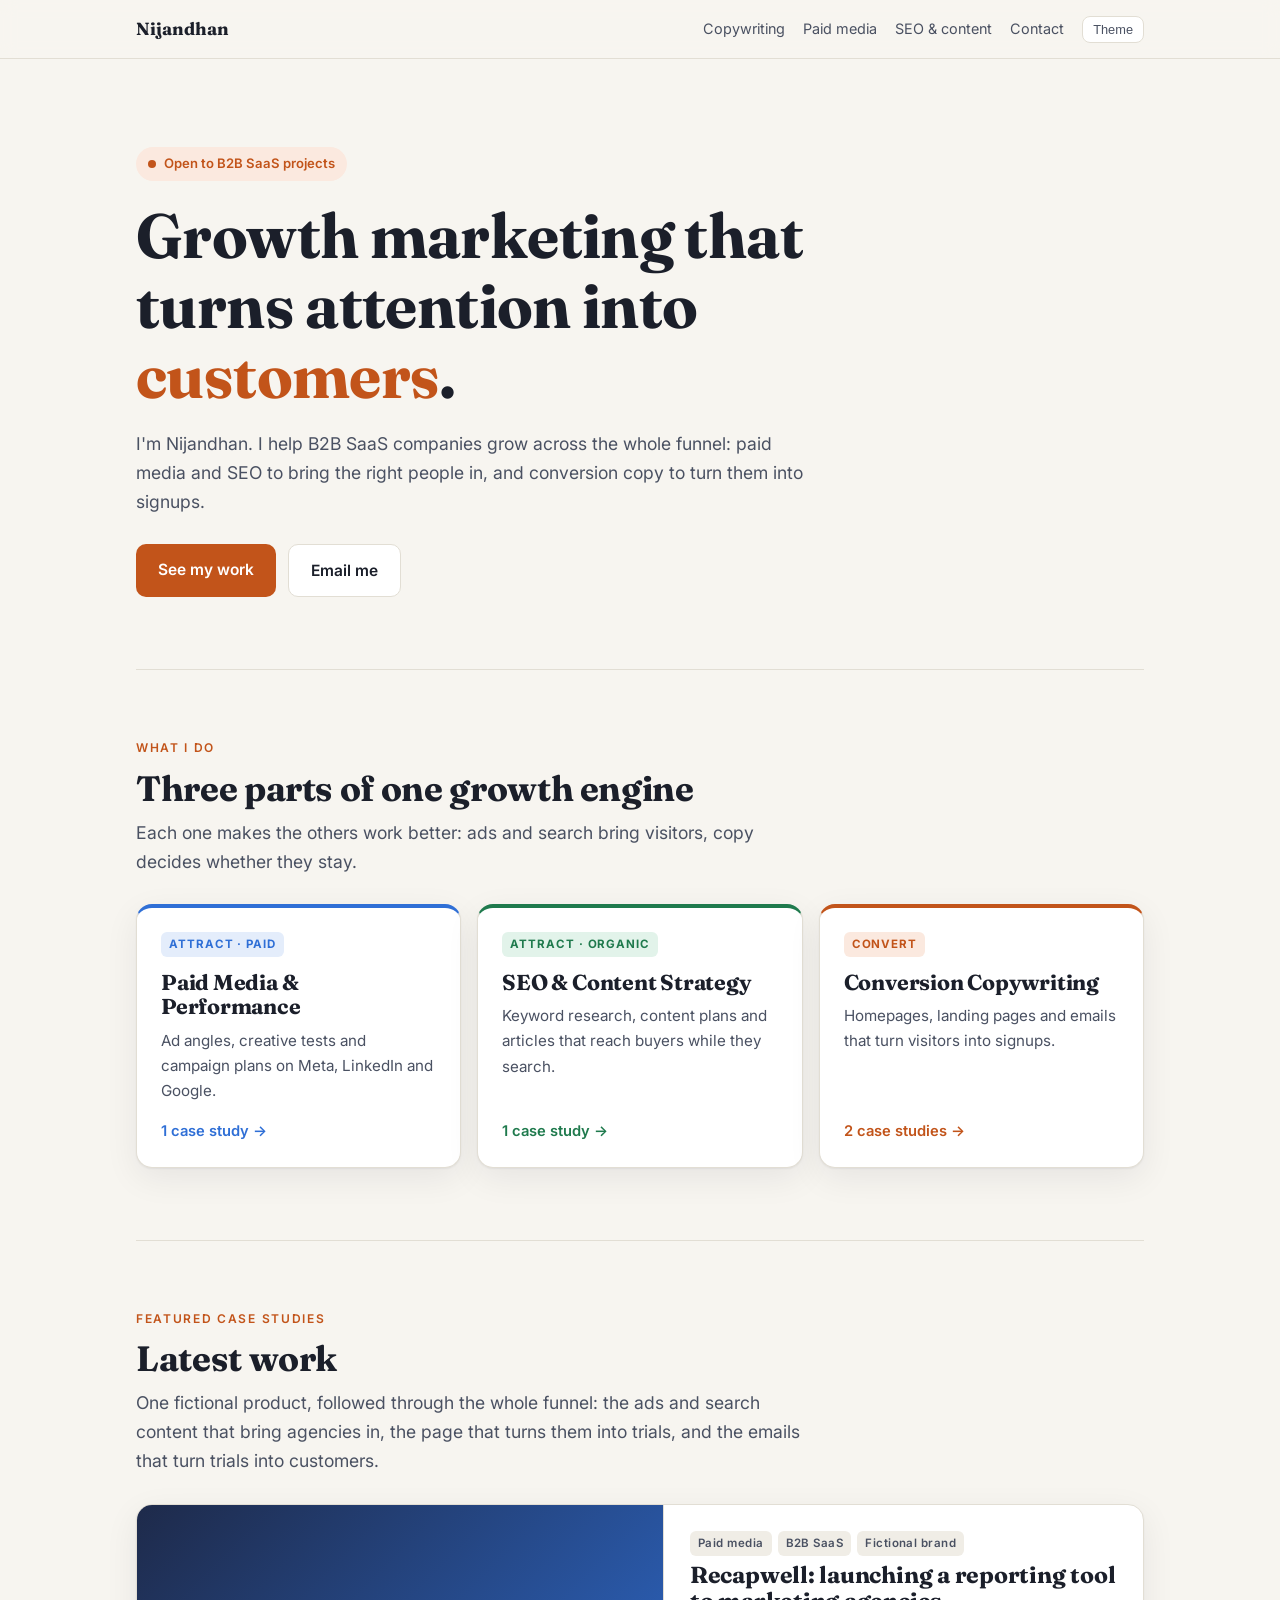
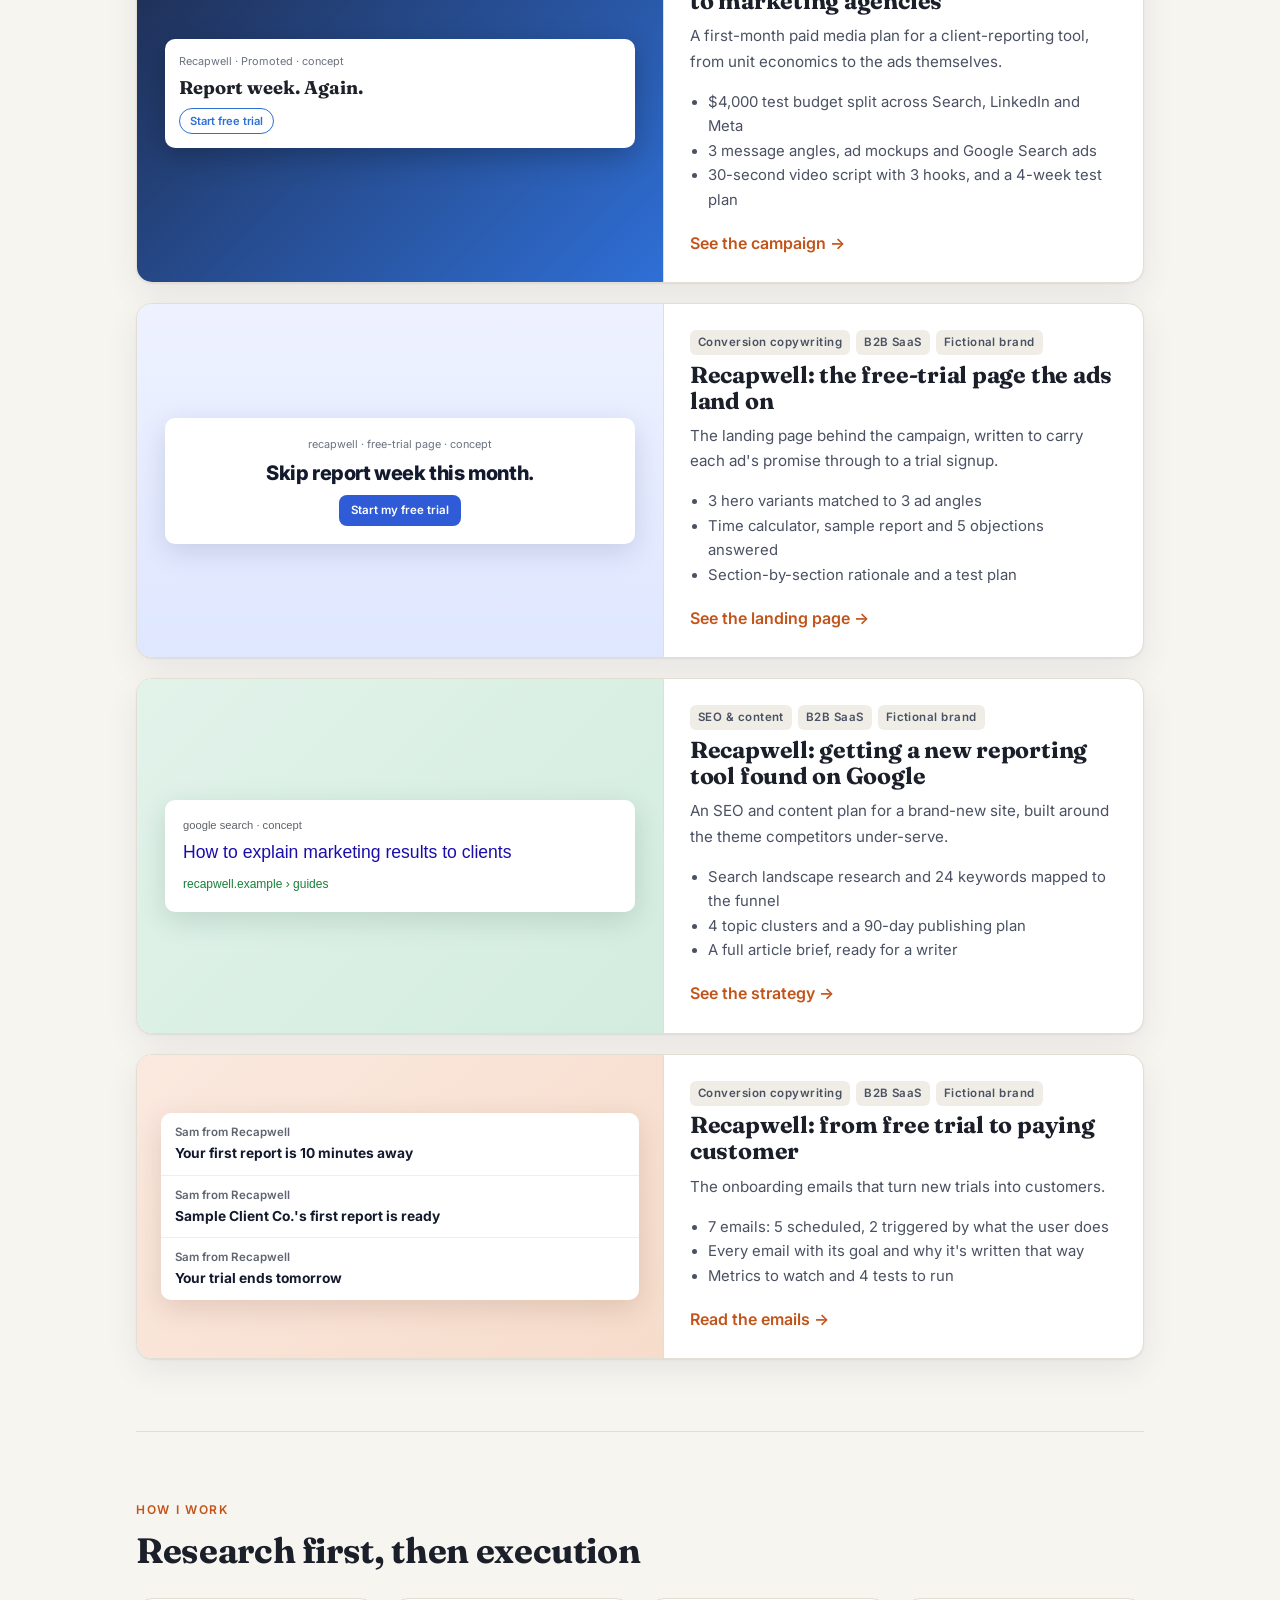
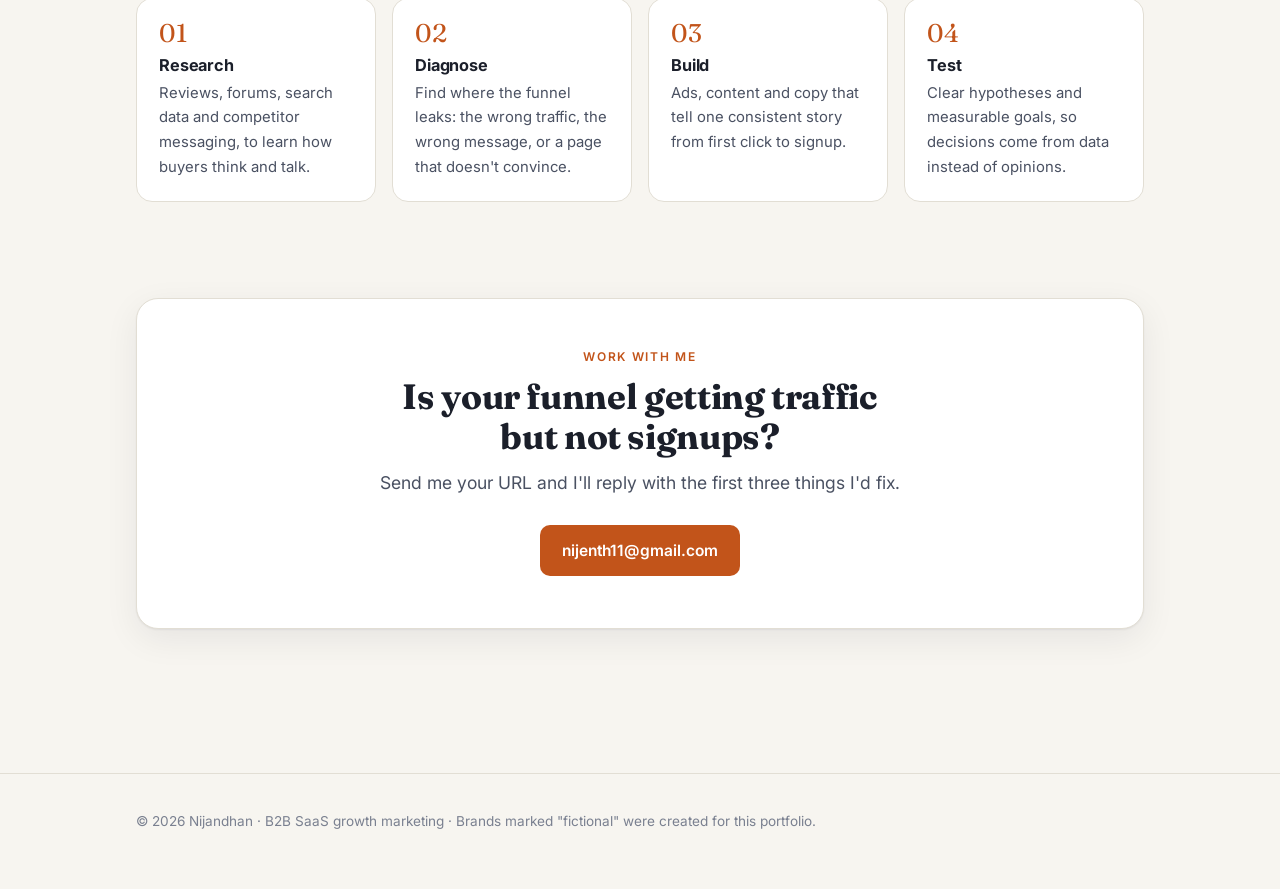
<file: index.html>
<!doctype html>
<html lang="en">
<head>
<meta charset="utf-8">
<meta name="viewport" content="width=device-width, initial-scale=1">
<title>Nijandhan · B2B SaaS Growth Marketing</title>
<meta name="description" content="B2B SaaS growth marketing portfolio: conversion copywriting, paid media and SEO & content strategy.">
<link rel="preconnect" href="https://fonts.googleapis.com">
<link rel="preconnect" href="https://fonts.gstatic.com" crossorigin>
<link href="https://fonts.googleapis.com/css2?family=Fraunces:opsz,wght@9..144,600;9..144,700&family=Inter:wght@400;500;600;700&display=swap" rel="stylesheet">
<link rel="stylesheet" href="assets/site.css?v=2">
</head>
<body>

<header class="topbar">
  <div class="wrap">
    <a class="brand" href="./">Nijandhan</a>
    <nav><a href="copywriting/">Copywriting</a><a href="paid-media/">Paid media</a><a href="seo-content/">SEO &amp; content</a><a href="#contact">Contact</a></nav>
    <button class="theme-btn" id="themeBtn" type="button" aria-label="Toggle colour theme">Theme</button>
  </div>
</header>

<main class="wrap">

  <section class="hero">
    <span class="pill"><i></i>Open to B2B SaaS projects</span>
    <h1>Growth marketing that turns attention into <em>customers</em>.</h1>
    <p class="lede">I'm Nijandhan. I help B2B SaaS companies grow across the whole funnel: paid media and SEO to bring the right people in, and conversion copy to turn them into signups.</p>
    <div class="btns">
      <a class="btn p" href="#roles">See my work</a>
      <a class="btn s" href="mailto:nijenth11@gmail.com">Email me</a>
    </div>
  </section>

  <section id="roles">
    <span class="eyebrow">What I do</span>
    <h2>Three parts of one growth engine</h2>
    <p class="lede">Each one makes the others work better: ads and search bring visitors, copy decides whether they stay.</p>
    <div class="roles">
      <a class="role r2" href="paid-media/">
        <span class="stage">Attract · paid</span>
        <h3>Paid Media &amp; Performance</h3>
        <p>Ad angles, creative tests and campaign plans on Meta, LinkedIn and Google.</p>
        <span class="count">1 case study →</span>
      </a>
      <a class="role r3" href="seo-content/">
        <span class="stage">Attract · organic</span>
        <h3>SEO &amp; Content Strategy</h3>
        <p>Keyword research, content plans and articles that reach buyers while they search.</p>
        <span class="count">1 case study →</span>
      </a>
      <a class="role r1" href="copywriting/">
        <span class="stage">Convert</span>
        <h3>Conversion Copywriting</h3>
        <p>Homepages, landing pages and emails that turn visitors into signups.</p>
        <span class="count">2 case studies →</span>
      </a>
    </div>
  </section>

  <section id="work">
    <span class="eyebrow">Featured case studies</span>
    <h2>Latest work</h2>
    <p class="lede">One fictional product, followed through the whole funnel: the ads and search content that bring agencies in, the page that turns them into trials, and the emails that turn trials into customers.</p>
    <div class="work">
      <a class="case" href="paid-media/recapwell-campaign/">
        <div class="thumb art-thumb" aria-hidden="true"><div class="mock"><small>Recapwell · Promoted · concept</small><b>Report week. Again.</b><span>Start free trial</span></div></div>
        <div class="case-body">
          <div class="tags"><span>Paid media</span><span>B2B SaaS</span><span>Fictional brand</span></div>
          <h3>Recapwell: launching a reporting tool to marketing agencies</h3>
          <p>A first-month paid media plan for a client-reporting tool, from unit economics to the ads themselves.</p>
          <ul>
            <li>$4,000 test budget split across Search, LinkedIn and Meta</li>
            <li>3 message angles, ad mockups and Google Search ads</li>
            <li>30-second video script with 3 hooks, and a 4-week test plan</li>
          </ul>
          <span class="more">See the campaign →</span>
        </div>
      </a>
      <a class="case" href="copywriting/recapwell-landing-page/">
        <div class="thumb lp-thumb" aria-hidden="true"><div class="mock"><small>recapwell · free-trial page · concept</small><b>Skip report week this month.</b><span>Start my free trial</span></div></div>
        <div class="case-body">
          <div class="tags"><span>Conversion copywriting</span><span>B2B SaaS</span><span>Fictional brand</span></div>
          <h3>Recapwell: the free-trial page the ads land on</h3>
          <p>The landing page behind the campaign, written to carry each ad's promise through to a trial signup.</p>
          <ul>
            <li>3 hero variants matched to 3 ad angles</li>
            <li>Time calculator, sample report and 5 objections answered</li>
            <li>Section-by-section rationale and a test plan</li>
          </ul>
          <span class="more">See the landing page →</span>
        </div>
      </a>
      <a class="case" href="seo-content/recapwell-content-strategy/">
        <div class="thumb seo-thumb" aria-hidden="true"><div class="mock"><small>google search · concept</small><b>How to explain marketing results to clients</b><span>recapwell.example › guides</span></div></div>
        <div class="case-body">
          <div class="tags"><span>SEO &amp; content</span><span>B2B SaaS</span><span>Fictional brand</span></div>
          <h3>Recapwell: getting a new reporting tool found on Google</h3>
          <p>An SEO and content plan for a brand-new site, built around the theme competitors under-serve.</p>
          <ul>
            <li>Search landscape research and 24 keywords mapped to the funnel</li>
            <li>4 topic clusters and a 90-day publishing plan</li>
            <li>A full article brief, ready for a writer</li>
          </ul>
          <span class="more">See the strategy →</span>
        </div>
      </a>
      <a class="case" href="copywriting/recapwell-onboarding-emails/">
        <div class="thumb mail-thumb" aria-hidden="true"><div class="mock"><div><b>Sam from Recapwell</b><span>Your first report is 10 minutes away</span></div><div><b>Sam from Recapwell</b><span>Sample Client Co.'s first report is ready</span></div><div><b>Sam from Recapwell</b><span>Your trial ends tomorrow</span></div></div></div>
        <div class="case-body">
          <div class="tags"><span>Conversion copywriting</span><span>B2B SaaS</span><span>Fictional brand</span></div>
          <h3>Recapwell: from free trial to paying customer</h3>
          <p>The onboarding emails that turn new trials into customers.</p>
          <ul>
            <li>7 emails: 5 scheduled, 2 triggered by what the user does</li>
            <li>Every email with its goal and why it's written that way</li>
            <li>Metrics to watch and 4 tests to run</li>
          </ul>
          <span class="more">Read the emails →</span>
        </div>
      </a>
    </div>
  </section>

  <section id="process">
    <span class="eyebrow">How I work</span>
    <h2>Research first, then execution</h2>
    <div class="grid g4">
      <div class="card"><span class="step">01</span><h3>Research</h3><p>Reviews, forums, search data and competitor messaging, to learn how buyers think and talk.</p></div>
      <div class="card"><span class="step">02</span><h3>Diagnose</h3><p>Find where the funnel leaks: the wrong traffic, the wrong message, or a page that doesn't convince.</p></div>
      <div class="card"><span class="step">03</span><h3>Build</h3><p>Ads, content and copy that tell one consistent story from first click to signup.</p></div>
      <div class="card"><span class="step">04</span><h3>Test</h3><p>Clear hypotheses and measurable goals, so decisions come from data instead of opinions.</p></div>
    </div>
  </section>

  <section id="contact" style="border-top:0;padding-top:24px">
    <div class="contact">
      <span class="eyebrow">Work with me</span>
      <h2>Is your funnel getting traffic but not signups?</h2>
      <p class="lede">Send me your URL and I'll reply with the first three things I'd fix.</p>
      <div class="btns"><a class="btn p" href="mailto:nijenth11@gmail.com?subject=Funnel%20review">nijenth11@gmail.com</a></div>
    </div>
  </section>

</main>

<footer>
  <div class="wrap">© 2026 Nijandhan · B2B SaaS growth marketing · Brands marked "fictional" were created for this portfolio.</div>
</footer>
<script src="assets/theme.js?v=2"></script>
</body>
</html>
</file>
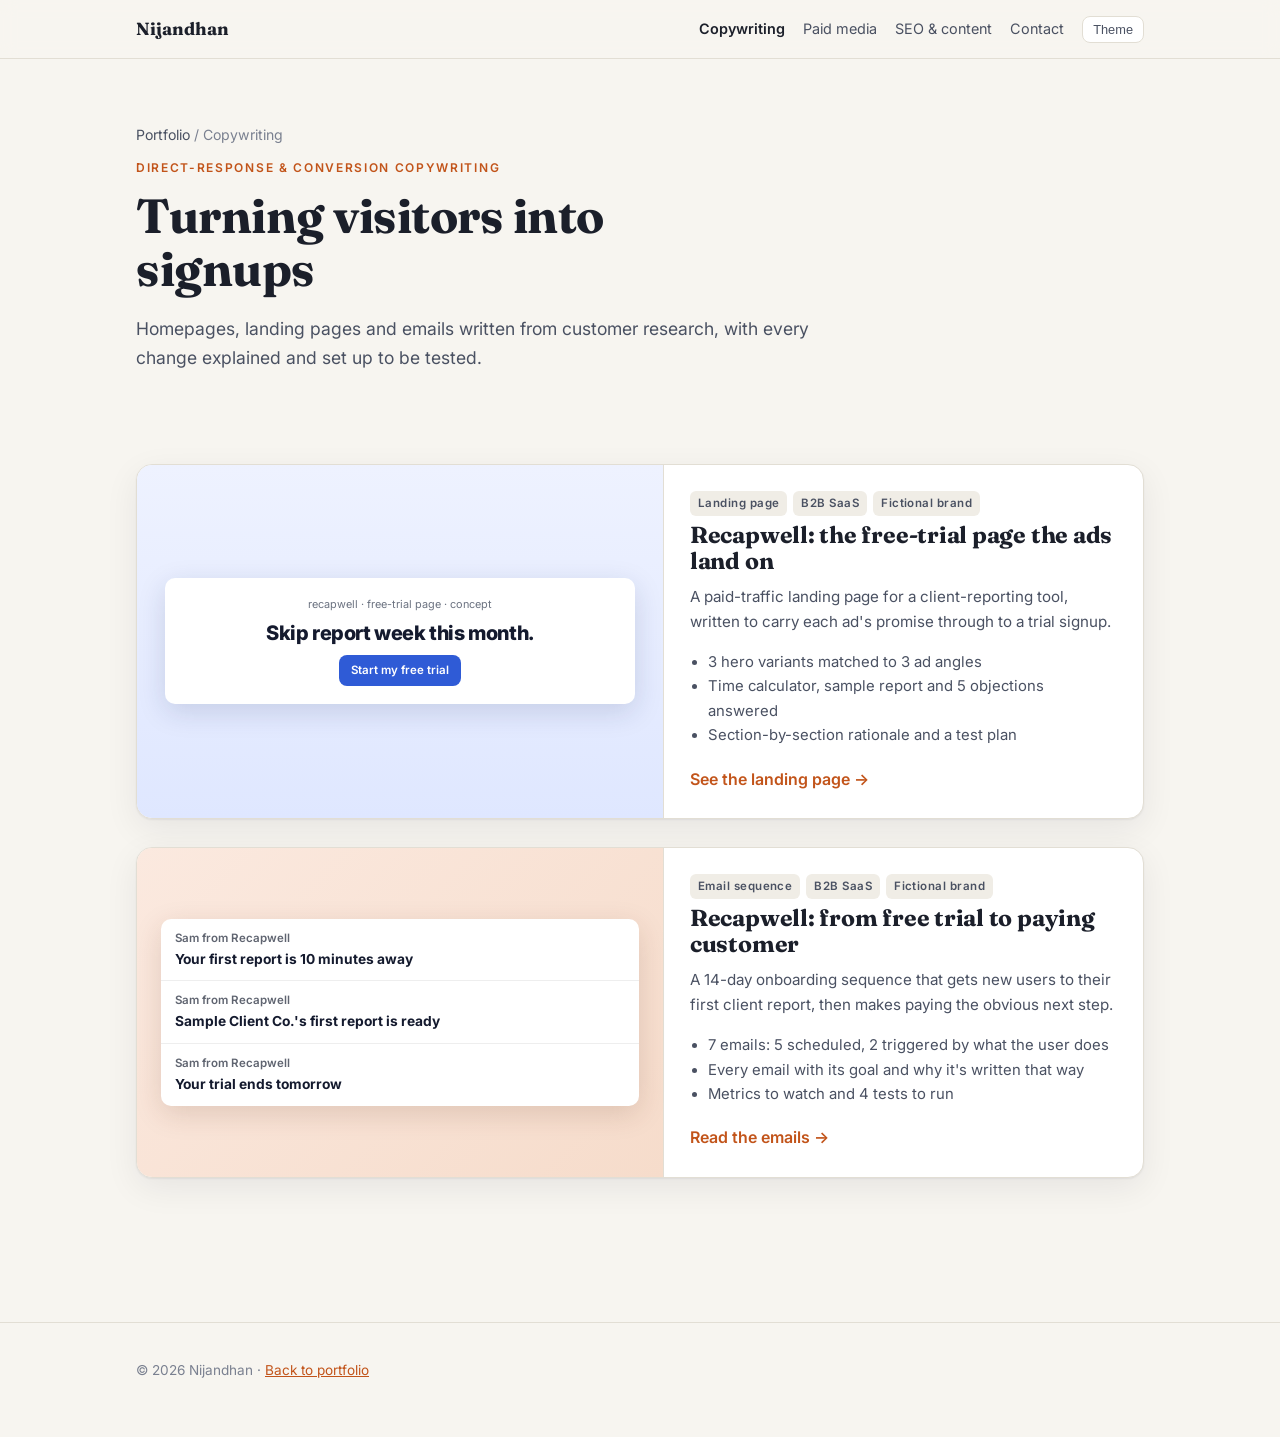
<file: copywriting/index.html>
<!doctype html>
<html lang="en">
<head>
<meta charset="utf-8">
<meta name="viewport" content="width=device-width, initial-scale=1">
<title>Conversion Copywriting · Nijandhan</title>
<meta name="description" content="Direct-response and conversion copywriting case studies for B2B SaaS: homepage teardowns, landing pages and email sequences.">
<link rel="preconnect" href="https://fonts.googleapis.com">
<link rel="preconnect" href="https://fonts.gstatic.com" crossorigin>
<link href="https://fonts.googleapis.com/css2?family=Fraunces:opsz,wght@9..144,600;9..144,700&family=Inter:wght@400;500;600;700&display=swap" rel="stylesheet">
<link rel="stylesheet" href="../assets/site.css?v=2">
</head>
<body class="r1">

<header class="topbar">
  <div class="wrap">
    <a class="brand" href="../">Nijandhan</a>
    <nav><a href="./" aria-current="page">Copywriting</a><a href="../paid-media/">Paid media</a><a href="../seo-content/">SEO &amp; content</a><a href="../#contact">Contact</a></nav>
    <button class="theme-btn" id="themeBtn" type="button" aria-label="Toggle colour theme">Theme</button>
  </div>
</header>

<main class="wrap">
  <section class="hero small">
    <span class="crumb"><a href="../">Portfolio</a> / Copywriting</span>
    <span class="eyebrow" style="color:var(--c1)">Direct-response &amp; conversion copywriting</span>
    <h1>Turning visitors into signups</h1>
    <p class="lede">Homepages, landing pages and emails written from customer research, with every change explained and set up to be tested.</p>
  </section>

  <section style="padding-top:0;border-top:0">
    <div class="work">
      <a class="case" href="recapwell-landing-page/">
        <div class="thumb lp-thumb" aria-hidden="true"><div class="mock"><small>recapwell · free-trial page · concept</small><b>Skip report week this month.</b><span>Start my free trial</span></div></div>
        <div class="case-body">
          <div class="tags"><span>Landing page</span><span>B2B SaaS</span><span>Fictional brand</span></div>
          <h3>Recapwell: the free-trial page the ads land on</h3>
          <p>A paid-traffic landing page for a client-reporting tool, written to carry each ad's promise through to a trial signup.</p>
          <ul>
            <li>3 hero variants matched to 3 ad angles</li>
            <li>Time calculator, sample report and 5 objections answered</li>
            <li>Section-by-section rationale and a test plan</li>
          </ul>
          <span class="more">See the landing page →</span>
        </div>
      </a>
    </div>

    <div class="work">
      <a class="case" href="recapwell-onboarding-emails/">
        <div class="thumb mail-thumb" aria-hidden="true"><div class="mock"><div><b>Sam from Recapwell</b><span>Your first report is 10 minutes away</span></div><div><b>Sam from Recapwell</b><span>Sample Client Co.'s first report is ready</span></div><div><b>Sam from Recapwell</b><span>Your trial ends tomorrow</span></div></div></div>
        <div class="case-body">
          <div class="tags"><span>Email sequence</span><span>B2B SaaS</span><span>Fictional brand</span></div>
          <h3>Recapwell: from free trial to paying customer</h3>
          <p>A 14-day onboarding sequence that gets new users to their first client report, then makes paying the obvious next step.</p>
          <ul>
            <li>7 emails: 5 scheduled, 2 triggered by what the user does</li>
            <li>Every email with its goal and why it's written that way</li>
            <li>Metrics to watch and 4 tests to run</li>
          </ul>
          <span class="more">Read the emails →</span>
        </div>
      </a>
    </div>
  </section>
</main>

<footer><div class="wrap">© 2026 Nijandhan · <a href="../">Back to portfolio</a></div></footer>
<script src="../assets/theme.js?v=2"></script>
</body>
</html>
</file>
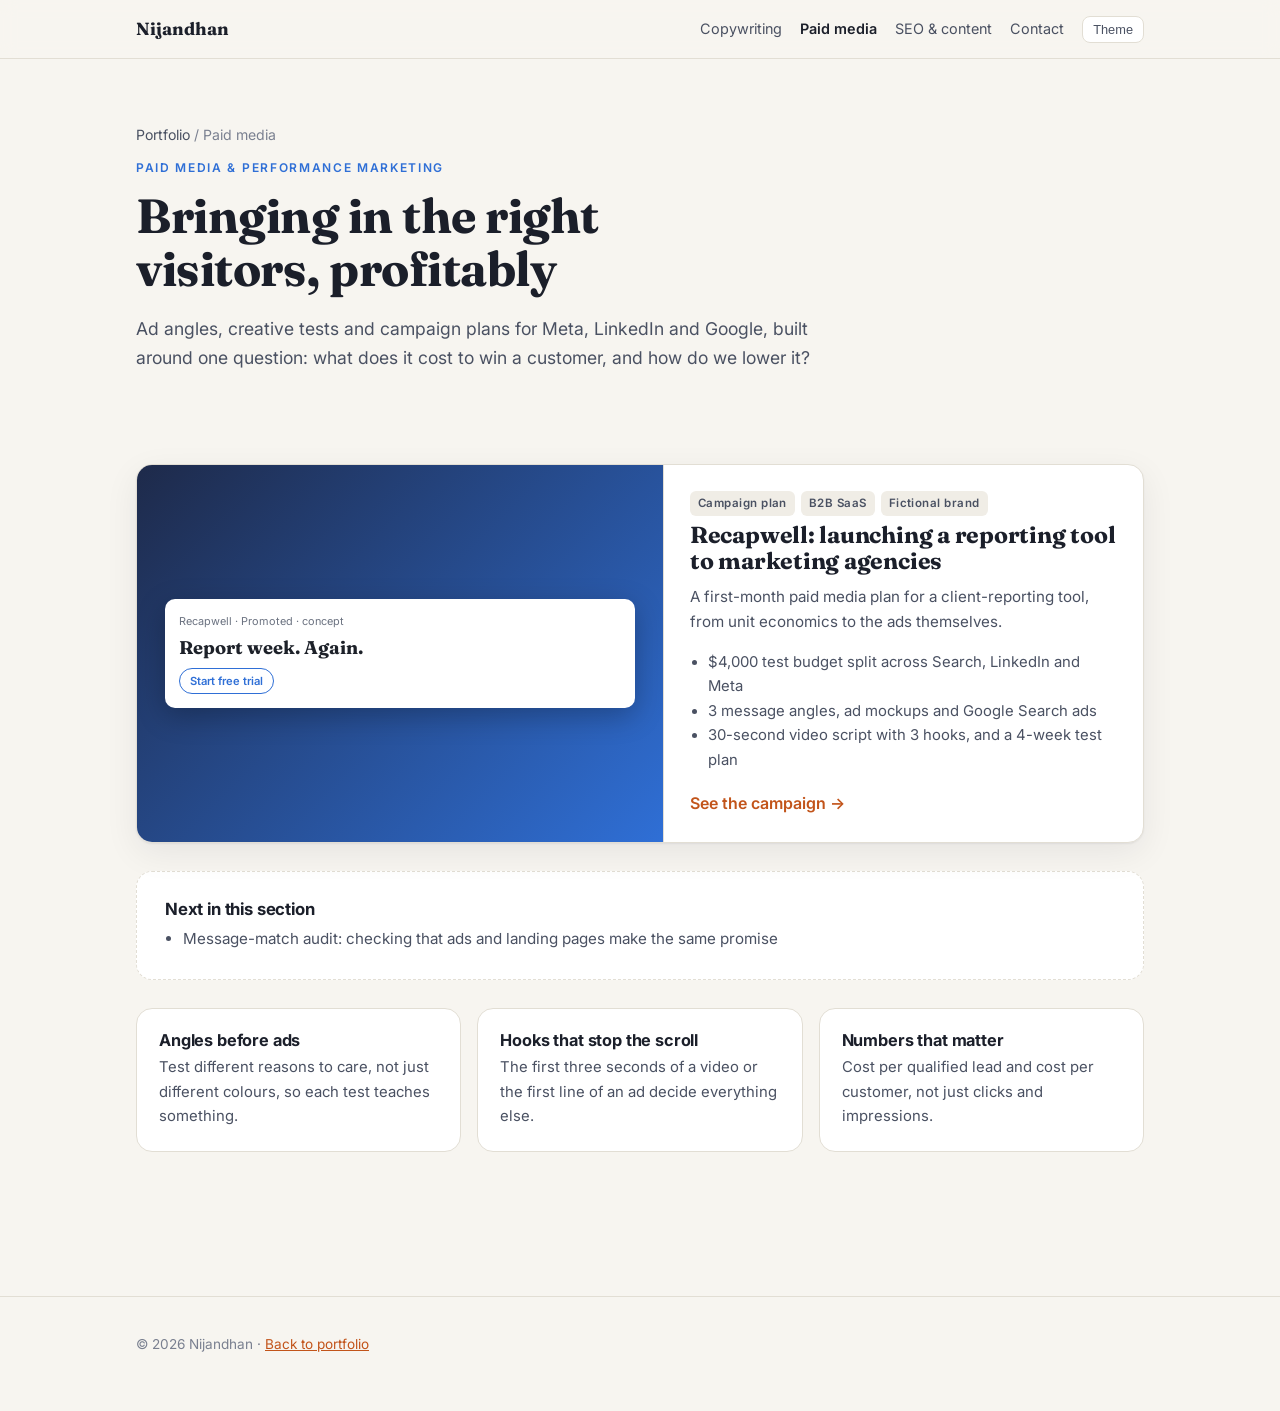
<file: paid-media/index.html>
<!doctype html>
<html lang="en">
<head>
<meta charset="utf-8">
<meta name="viewport" content="width=device-width, initial-scale=1">
<title>Paid Media · Nijandhan</title>
<meta name="description" content="Paid media and performance marketing work for B2B SaaS: ad angles, creative testing and campaign plans.">
<link rel="preconnect" href="https://fonts.googleapis.com">
<link rel="preconnect" href="https://fonts.gstatic.com" crossorigin>
<link href="https://fonts.googleapis.com/css2?family=Fraunces:opsz,wght@9..144,600;9..144,700&family=Inter:wght@400;500;600;700&display=swap" rel="stylesheet">
<link rel="stylesheet" href="../assets/site.css?v=2">
</head>
<body class="r2">

<header class="topbar">
  <div class="wrap">
    <a class="brand" href="../">Nijandhan</a>
    <nav><a href="../copywriting/">Copywriting</a><a href="./" aria-current="page">Paid media</a><a href="../seo-content/">SEO &amp; content</a><a href="../#contact">Contact</a></nav>
    <button class="theme-btn" id="themeBtn" type="button" aria-label="Toggle colour theme">Theme</button>
  </div>
</header>

<main class="wrap">
  <section class="hero small">
    <span class="crumb"><a href="../">Portfolio</a> / Paid media</span>
    <span class="eyebrow" style="color:var(--c2)">Paid media &amp; performance marketing</span>
    <h1>Bringing in the right visitors, profitably</h1>
    <p class="lede">Ad angles, creative tests and campaign plans for Meta, LinkedIn and Google, built around one question: what does it cost to win a customer, and how do we lower it?</p>
  </section>

  <section style="padding-top:0;border-top:0">
    <div class="work">
      <a class="case" href="recapwell-campaign/">
        <div class="thumb art-thumb" aria-hidden="true"><div class="mock"><small>Recapwell · Promoted · concept</small><b>Report week. Again.</b><span>Start free trial</span></div></div>
        <div class="case-body">
          <div class="tags"><span>Campaign plan</span><span>B2B SaaS</span><span>Fictional brand</span></div>
          <h3>Recapwell: launching a reporting tool to marketing agencies</h3>
          <p>A first-month paid media plan for a client-reporting tool, from unit economics to the ads themselves.</p>
          <ul>
            <li>$4,000 test budget split across Search, LinkedIn and Meta</li>
            <li>3 message angles, ad mockups and Google Search ads</li>
            <li>30-second video script with 3 hooks, and a 4-week test plan</li>
          </ul>
          <span class="more">See the campaign →</span>
        </div>
      </a>
    </div>

    <div class="soon">
      <h3>Next in this section</h3>
      <ul>
        <li>Message-match audit: checking that ads and landing pages make the same promise</li>
      </ul>
    </div>

    <div class="grid g3">
      <div class="card"><h3>Angles before ads</h3><p>Test different reasons to care, not just different colours, so each test teaches something.</p></div>
      <div class="card"><h3>Hooks that stop the scroll</h3><p>The first three seconds of a video or the first line of an ad decide everything else.</p></div>
      <div class="card"><h3>Numbers that matter</h3><p>Cost per qualified lead and cost per customer, not just clicks and impressions.</p></div>
    </div>
  </section>
</main>

<footer><div class="wrap">© 2026 Nijandhan · <a href="../">Back to portfolio</a></div></footer>
<script src="../assets/theme.js?v=2"></script>
</body>
</html>
</file>
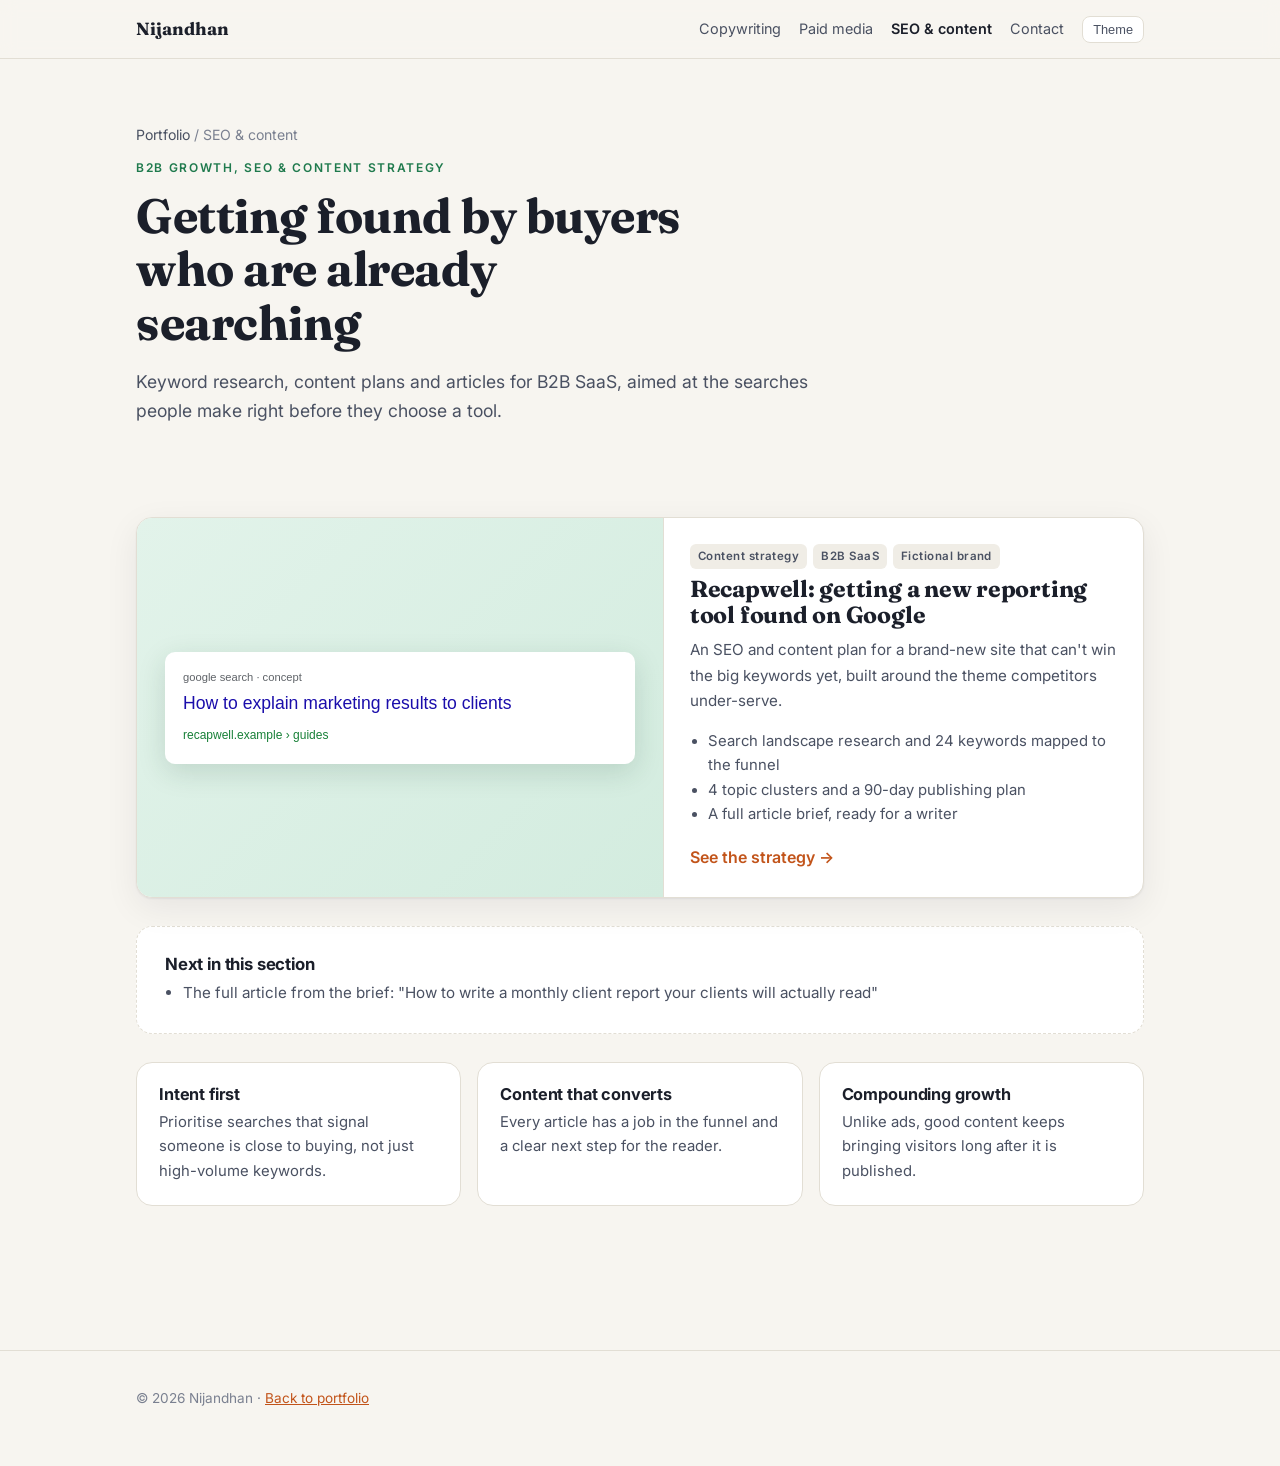
<file: seo-content/index.html>
<!doctype html>
<html lang="en">
<head>
<meta charset="utf-8">
<meta name="viewport" content="width=device-width, initial-scale=1">
<title>SEO &amp; Content · Nijandhan</title>
<meta name="description" content="B2B growth, SEO and content strategy work: keyword research, content plans and search-led articles for SaaS.">
<link rel="preconnect" href="https://fonts.googleapis.com">
<link rel="preconnect" href="https://fonts.gstatic.com" crossorigin>
<link href="https://fonts.googleapis.com/css2?family=Fraunces:opsz,wght@9..144,600;9..144,700&family=Inter:wght@400;500;600;700&display=swap" rel="stylesheet">
<link rel="stylesheet" href="../assets/site.css?v=2">
</head>
<body class="r3">

<header class="topbar">
  <div class="wrap">
    <a class="brand" href="../">Nijandhan</a>
    <nav><a href="../copywriting/">Copywriting</a><a href="../paid-media/">Paid media</a><a href="./" aria-current="page">SEO &amp; content</a><a href="../#contact">Contact</a></nav>
    <button class="theme-btn" id="themeBtn" type="button" aria-label="Toggle colour theme">Theme</button>
  </div>
</header>

<main class="wrap">
  <section class="hero small">
    <span class="crumb"><a href="../">Portfolio</a> / SEO &amp; content</span>
    <span class="eyebrow" style="color:var(--c3)">B2B growth, SEO &amp; content strategy</span>
    <h1>Getting found by buyers who are already searching</h1>
    <p class="lede">Keyword research, content plans and articles for B2B SaaS, aimed at the searches people make right before they choose a tool.</p>
  </section>

  <section style="padding-top:0;border-top:0">
    <div class="work">
      <a class="case" href="recapwell-content-strategy/">
        <div class="thumb seo-thumb" aria-hidden="true"><div class="mock"><small>google search · concept</small><b>How to explain marketing results to clients</b><span>recapwell.example › guides</span></div></div>
        <div class="case-body">
          <div class="tags"><span>Content strategy</span><span>B2B SaaS</span><span>Fictional brand</span></div>
          <h3>Recapwell: getting a new reporting tool found on Google</h3>
          <p>An SEO and content plan for a brand-new site that can't win the big keywords yet, built around the theme competitors under-serve.</p>
          <ul>
            <li>Search landscape research and 24 keywords mapped to the funnel</li>
            <li>4 topic clusters and a 90-day publishing plan</li>
            <li>A full article brief, ready for a writer</li>
          </ul>
          <span class="more">See the strategy →</span>
        </div>
      </a>
    </div>

    <div class="soon">
      <h3>Next in this section</h3>
      <ul>
        <li>The full article from the brief: "How to write a monthly client report your clients will actually read"</li>
      </ul>
    </div>

    <div class="grid g3">
      <div class="card"><h3>Intent first</h3><p>Prioritise searches that signal someone is close to buying, not just high-volume keywords.</p></div>
      <div class="card"><h3>Content that converts</h3><p>Every article has a job in the funnel and a clear next step for the reader.</p></div>
      <div class="card"><h3>Compounding growth</h3><p>Unlike ads, good content keeps bringing visitors long after it is published.</p></div>
    </div>
  </section>
</main>

<footer><div class="wrap">© 2026 Nijandhan · <a href="../">Back to portfolio</a></div></footer>
<script src="../assets/theme.js?v=2"></script>
</body>
</html>
</file>
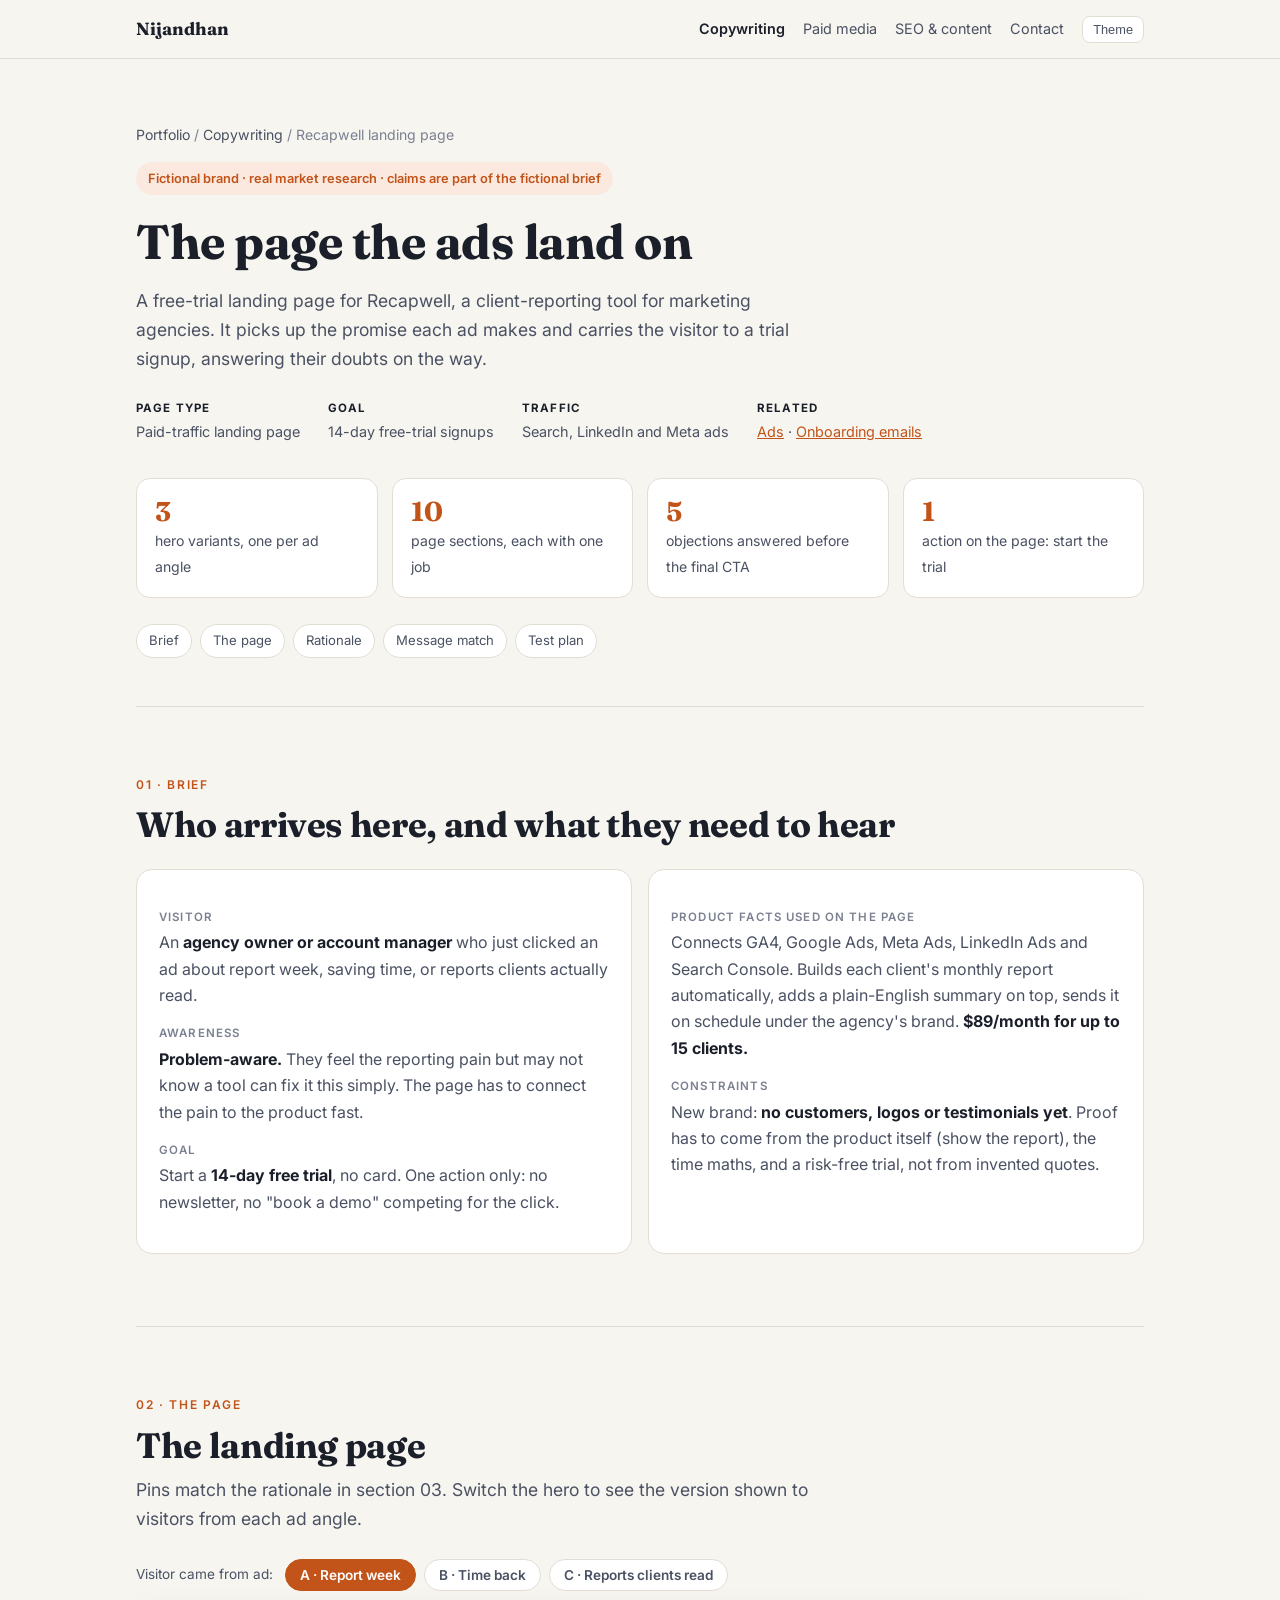
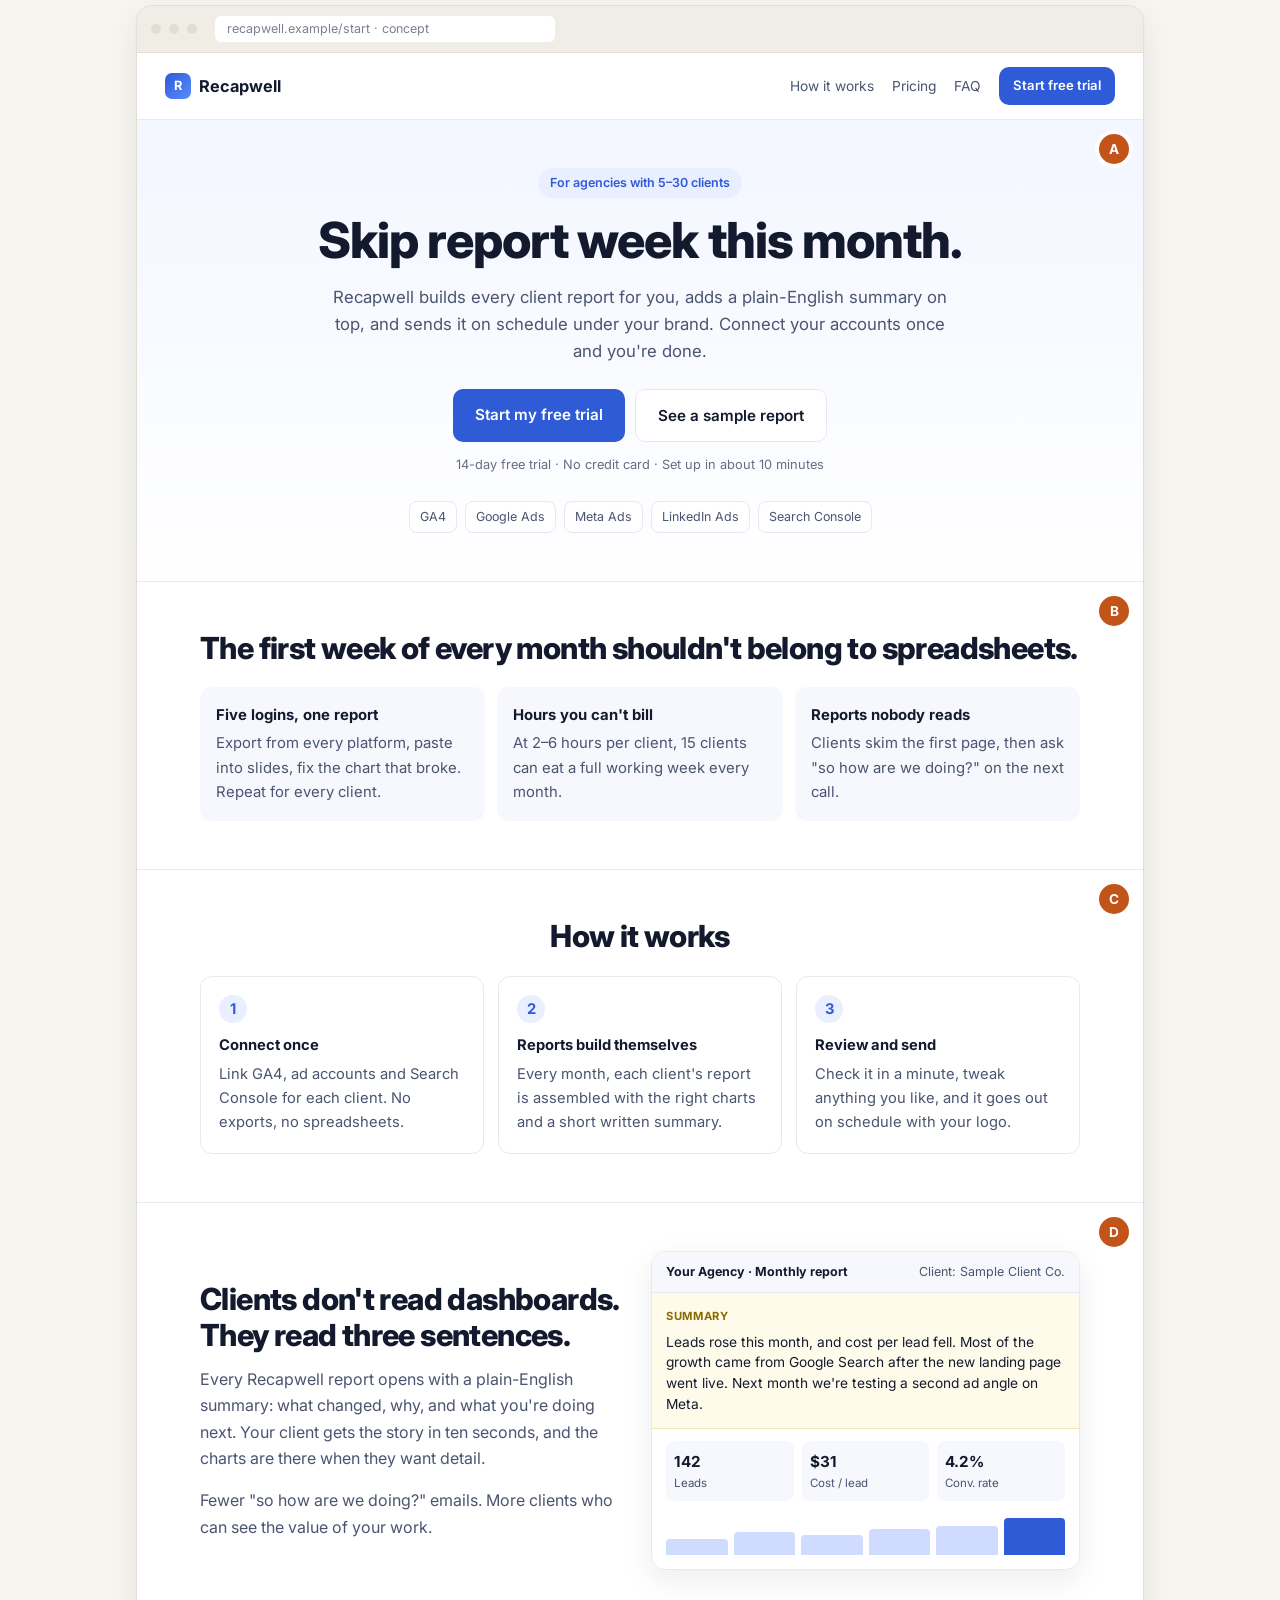
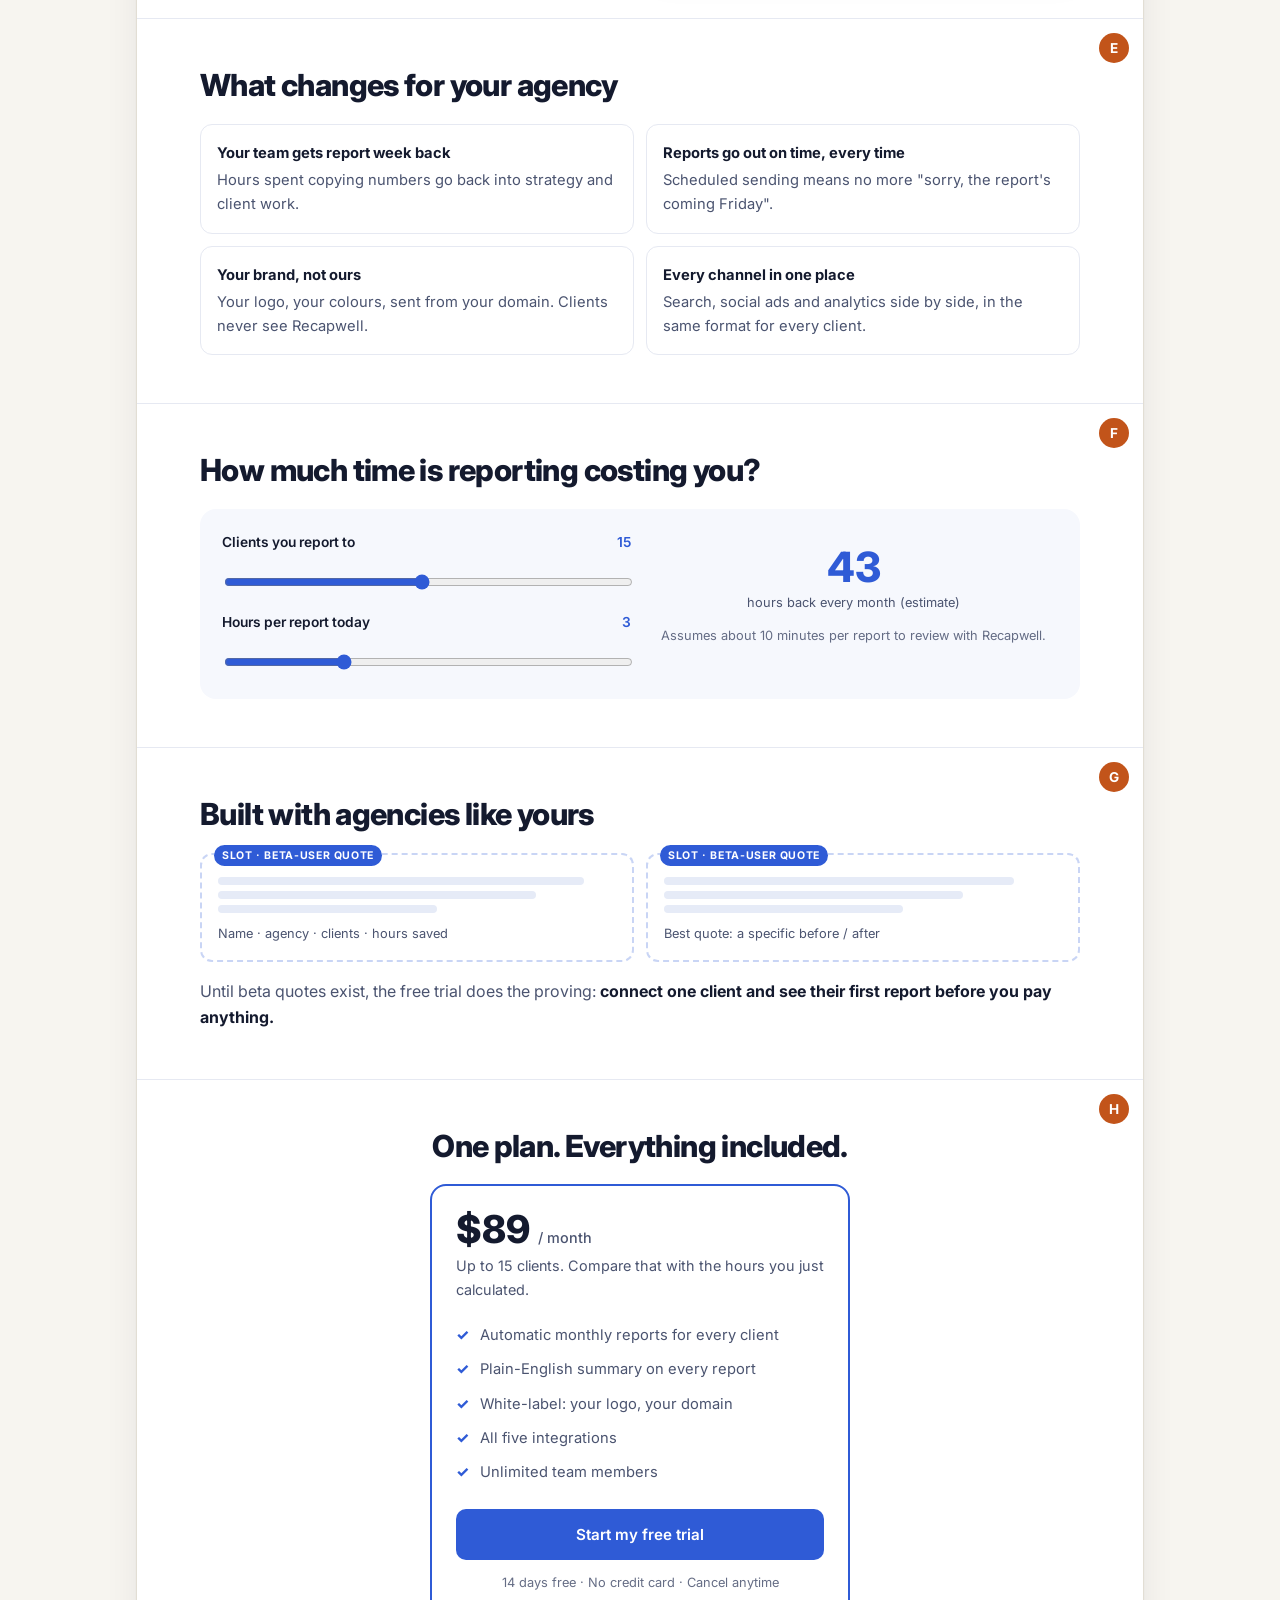
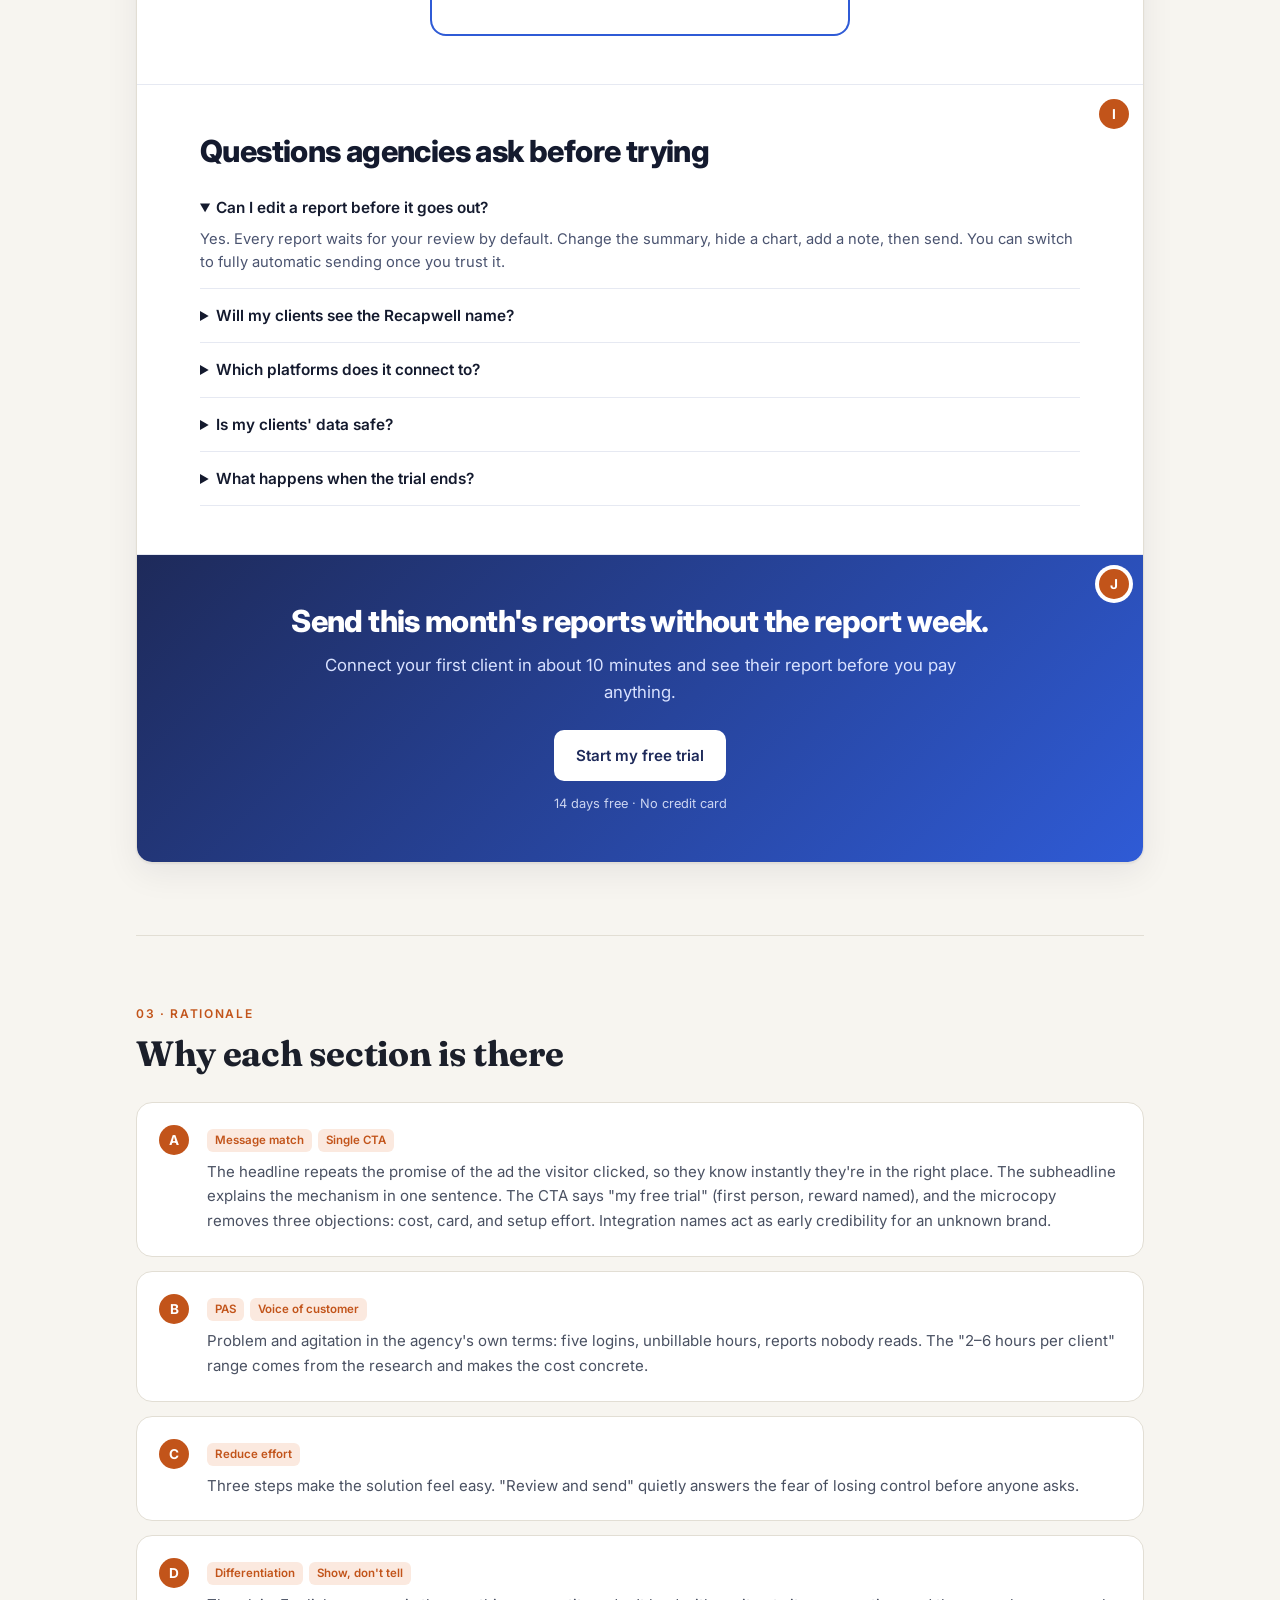
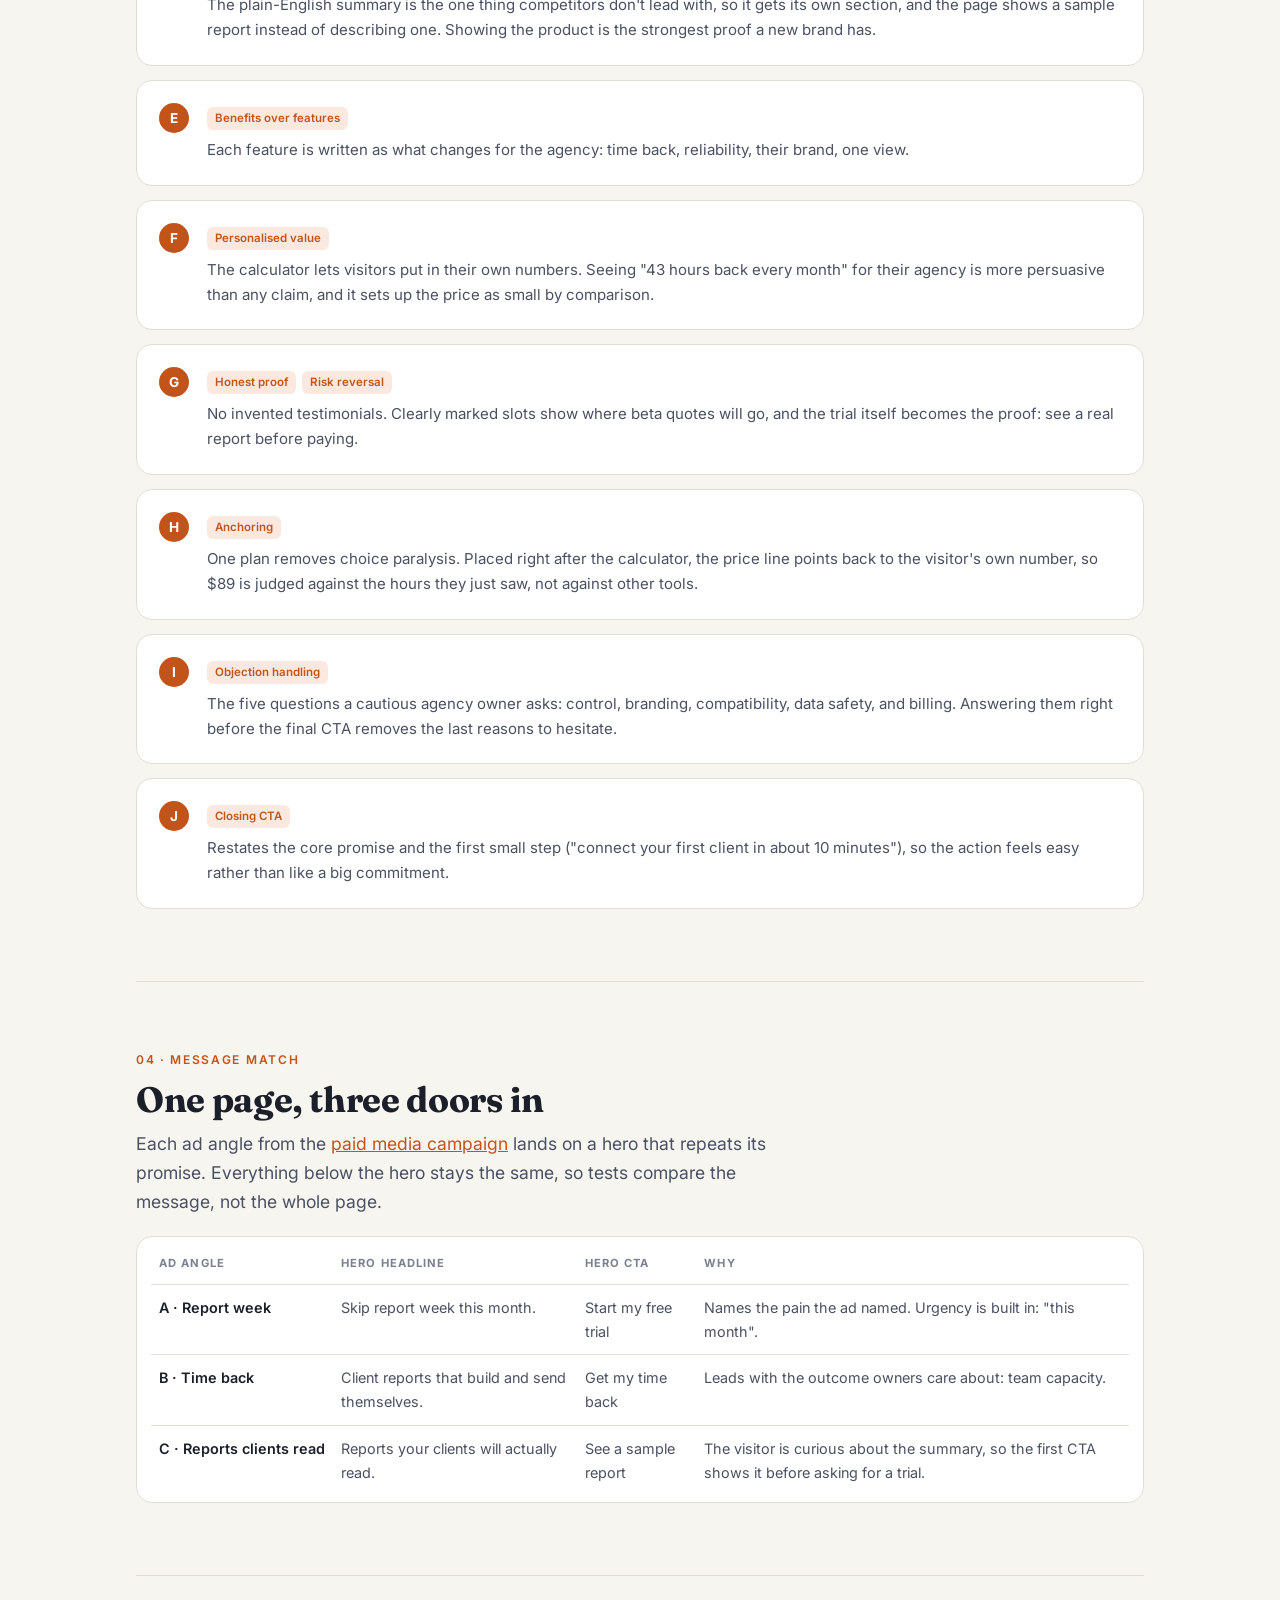
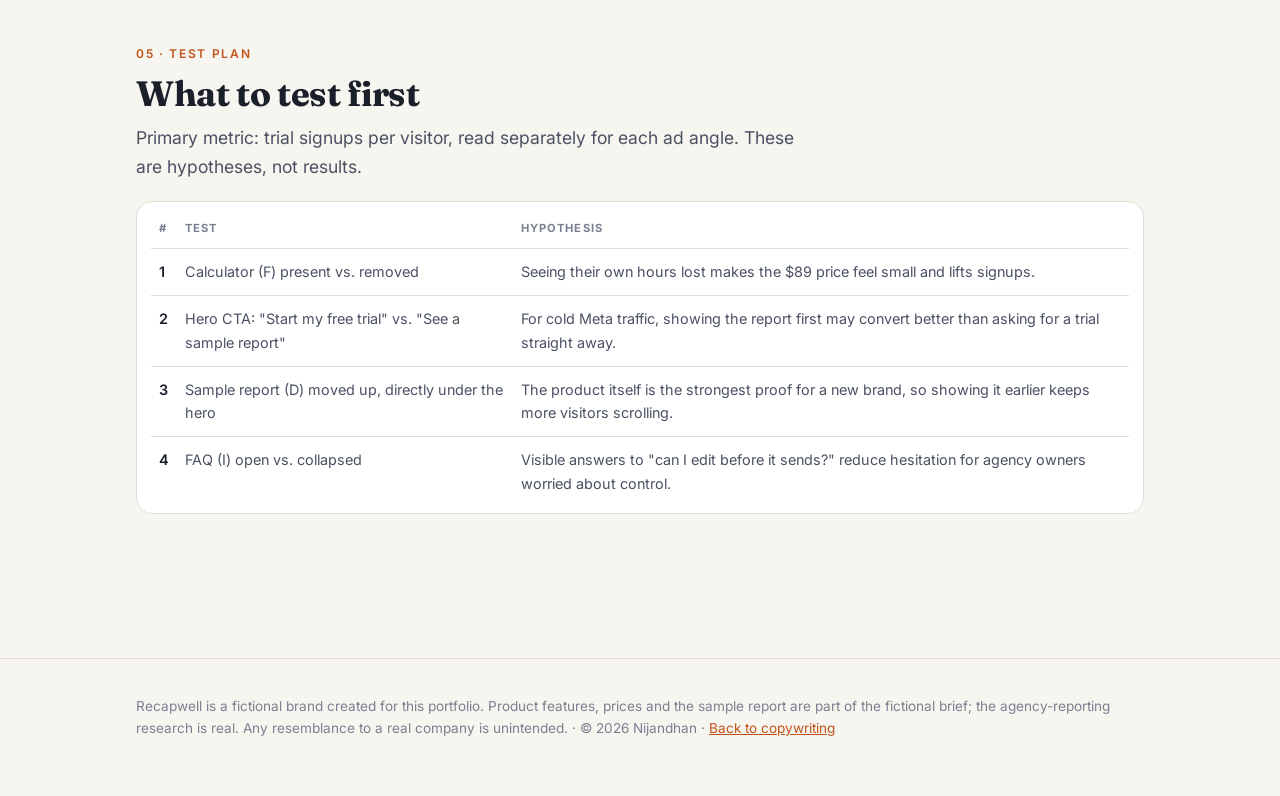
<file: copywriting/recapwell-landing-page/index.html>
<!doctype html>
<html lang="en">
<head>
<meta charset="utf-8">
<meta name="viewport" content="width=device-width, initial-scale=1">
<title>Recapwell Landing Page · Nijandhan</title>
<meta name="description" content="Conversion copywriting case study: the free-trial landing page for Recapwell, a fictional client-reporting tool for agencies, with message-matched headlines for three ad angles.">
<link rel="preconnect" href="https://fonts.googleapis.com">
<link rel="preconnect" href="https://fonts.gstatic.com" crossorigin>
<link href="https://fonts.googleapis.com/css2?family=Fraunces:opsz,wght@9..144,600;9..144,700&family=Inter:wght@400;500;600;700;800&display=swap" rel="stylesheet">
<link rel="stylesheet" href="../../assets/site.css?v=2">
<style>
body{--accent:var(--c1);--accent-soft:var(--c1-soft)}
.notice{display:inline-flex;gap:8px;align-items:center;background:var(--c1-soft);color:var(--c1);border-radius:999px;padding:6px 12px;font-size:.8rem;font-weight:600;margin-bottom:1.2rem}
.meta{display:flex;flex-wrap:wrap;gap:10px 28px;margin-top:26px;color:var(--ink-2);font-size:.9rem}
.meta b{color:var(--ink);display:block;font-size:.72rem;text-transform:uppercase;letter-spacing:.1em;margin-bottom:2px}
.stats{display:grid;gap:14px;margin-top:34px}
@media(min-width:760px){.stats{grid-template-columns:repeat(4,1fr)}}
.stat{background:var(--surface);border:1px solid var(--line);border-radius:14px;padding:18px}
.stat strong{display:block;font-family:Fraunces,serif;font-size:1.7rem;color:var(--c1);line-height:1.1}
.stat span{font-size:.88rem;color:var(--ink-2)}
.two{display:grid;gap:16px;margin-top:24px}
@media(min-width:800px){.two{grid-template-columns:1fr 1fr}}
.kv dt{font-size:.72rem;text-transform:uppercase;letter-spacing:.1em;color:var(--muted);font-weight:600}
.kv dd{margin:.15rem 0 1rem;color:var(--ink-2)}
.kv dd b{color:var(--ink)}
.note{font-size:.84rem;color:var(--muted)}
.toc{display:flex;flex-wrap:wrap;gap:8px;margin-top:26px}
.toc a{font-size:.82rem;text-decoration:none;color:var(--ink-2);border:1px solid var(--line);background:var(--surface);border-radius:999px;padding:5px 12px}
.pin{width:30px;height:30px;border-radius:50%;display:grid;place-items:center;font:700 .85rem Inter,sans-serif;background:var(--c1);color:var(--accent-ink);flex:none}

/* variant switcher */
.switch{display:flex;flex-wrap:wrap;align-items:center;gap:8px;margin:26px 0 14px}
.switch span{font-size:.85rem;color:var(--ink-2);margin-right:4px}
.switch button{font:600 .85rem Inter,sans-serif;border:1px solid var(--line);background:var(--surface);color:var(--ink-2);border-radius:999px;padding:7px 14px;cursor:pointer}
.switch button[aria-pressed="true"]{background:var(--c1);border-color:var(--c1);color:var(--accent-ink)}

/* the landing page mockup: always light, like a real product site */
.browser{border-radius:16px;overflow:hidden;border:1px solid var(--line);box-shadow:var(--shadow);background:#fff}
.chrome{display:flex;align-items:center;gap:8px;padding:10px 14px;background:var(--surface-2);border-bottom:1px solid var(--line)}
.chrome i{width:10px;height:10px;border-radius:50%;background:var(--line);display:block}
.chrome span{margin-left:10px;font-size:.78rem;color:var(--muted);background:var(--surface);padding:3px 12px;border-radius:6px;flex:1;max-width:340px;white-space:nowrap;overflow:hidden;text-overflow:ellipsis}
.lp{--b:#2f5bd6;--b2:#e9efff;--ink:#141a2e;--ink2:#4b5470;--line:#e6e9f2;--soft:#f6f8fd;color:var(--ink2);font-family:Inter,system-ui,sans-serif;background:#fff}
.lp h4,.lp h5{color:var(--ink);font-family:Inter,sans-serif;letter-spacing:-.02em;margin:0}
.lp .s{position:relative;padding:48px 28px;border-bottom:1px solid var(--line)}
.lp .s:last-child{border-bottom:0}
.lp .s > .pin{position:absolute;top:14px;right:14px;box-shadow:0 0 0 4px #fff}
.lp .in{max-width:880px;margin:0 auto}
.lp .c{text-align:center}
.lp .nav{display:flex;align-items:center;gap:18px;padding:14px 28px;border-bottom:1px solid var(--line);font-size:.86rem}
.lp .nav b{color:var(--ink);font-size:1.02rem;display:flex;align-items:center;gap:8px;margin-right:auto}
.lp .nav b i{width:26px;height:26px;border-radius:7px;background:linear-gradient(135deg,#2f5bd6,#5b8cff);display:grid;place-items:center;color:#fff;font-style:normal;font-size:.8rem}
.lp .nav span{white-space:nowrap}
@media(max-width:620px){.lp .nav .hide{display:none}}
.lp .btn-p{display:inline-block;background:var(--b);color:#fff;font-weight:600;border-radius:10px;padding:13px 22px;font-size:.95rem}
.lp .btn-s{display:inline-block;border:1px solid var(--line);color:var(--ink);font-weight:600;border-radius:10px;padding:13px 22px;font-size:.95rem;background:#fff}
.lp .nav .btn-p{padding:8px 14px;font-size:.82rem}
.lp .hero{background:linear-gradient(180deg,#f3f6ff,#fff)}
.lp .eyeb{display:inline-block;background:var(--b2);color:var(--b);font-weight:600;font-size:.78rem;border-radius:999px;padding:5px 12px;margin-bottom:16px}
.lp .h1{font-size:clamp(1.9rem,4.6vw,3.1rem);line-height:1.08;font-weight:800;max-width:20ch;margin:0 auto 16px}
.lp .lead{font-size:1.05rem;line-height:1.6;max-width:58ch;margin:0 auto 24px}
.lp .row{display:flex;flex-wrap:wrap;gap:10px;justify-content:center}
.lp .micro{font-size:.8rem;margin-top:12px;opacity:.85}
.lp .logos{display:flex;flex-wrap:wrap;justify-content:center;gap:8px;margin-top:26px}
.lp .logos span{font-size:.78rem;border:1px solid var(--line);border-radius:8px;padding:5px 10px;background:#fff;color:var(--ink2)}
.lp .h2{font-size:clamp(1.35rem,3vw,1.9rem);line-height:1.2;font-weight:800;margin-bottom:12px}
.lp .pain{display:grid;gap:12px;margin-top:20px}
@media(min-width:700px){.lp .pain{grid-template-columns:repeat(3,1fr)}}
.lp .pain div{background:var(--soft);border-radius:12px;padding:16px;font-size:.93rem}
.lp .pain b{display:block;color:var(--ink);margin-bottom:4px}
.lp .steps{display:grid;gap:14px;margin-top:22px;counter-reset:st}
@media(min-width:700px){.lp .steps{grid-template-columns:repeat(3,1fr)}}
.lp .steps div{border:1px solid var(--line);border-radius:12px;padding:18px;font-size:.92rem}
.lp .steps div::before{counter-increment:st;content:counter(st);display:grid;place-items:center;width:28px;height:28px;border-radius:50%;background:var(--b2);color:var(--b);font-weight:700;margin-bottom:10px}
.lp .steps b{display:block;color:var(--ink);margin-bottom:4px}
.lp .diff{display:grid;gap:22px;align-items:center}
@media(min-width:760px){.lp .diff{grid-template-columns:1fr 1fr}}
.lp .report{border:1px solid var(--line);border-radius:14px;box-shadow:0 10px 30px rgba(20,30,70,.08);overflow:hidden;font-size:.86rem}
.lp .report .rh{display:flex;justify-content:space-between;align-items:center;padding:10px 14px;background:var(--soft);border-bottom:1px solid var(--line);font-size:.78rem}
.lp .report .rh b{color:var(--ink)}
.lp .report .sum{padding:14px;background:#fffbea;border-bottom:1px solid #f4e7b5}
.lp .report .sum small{display:block;font-weight:700;color:#8a6a00;font-size:.7rem;letter-spacing:.06em;text-transform:uppercase;margin-bottom:6px}
.lp .report .sum p{margin:0;color:var(--ink);line-height:1.5}
.lp .report .kpis{display:grid;grid-template-columns:repeat(3,1fr);gap:8px;padding:12px 14px}
.lp .report .kpis div{background:var(--soft);border-radius:8px;padding:8px;font-size:.72rem}
.lp .report .kpis b{display:block;color:var(--ink);font-size:.95rem}
.lp .report .bars{display:flex;align-items:flex-end;gap:6px;height:56px;padding:0 14px 14px}
.lp .report .bars i{flex:1;background:#cfdbff;border-radius:4px 4px 0 0}
.lp .report .bars i.hi{background:var(--b)}
.lp .benefits{display:grid;gap:12px;margin-top:20px}
@media(min-width:700px){.lp .benefits{grid-template-columns:1fr 1fr}}
.lp .benefits div{border:1px solid var(--line);border-radius:12px;padding:16px;font-size:.92rem}
.lp .benefits b{display:block;color:var(--ink);margin-bottom:3px}
.lp .calc{background:var(--soft);border-radius:16px;padding:22px;display:grid;gap:18px;margin-top:20px}
@media(min-width:760px){.lp .calc{grid-template-columns:1fr 1fr;align-items:center}}
.lp .calc label{display:block;font-size:.86rem;font-weight:600;color:var(--ink);margin-bottom:14px}
.lp .calc label span{float:right;color:var(--b)}
.lp .calc input[type=range]{width:100%;accent-color:#2f5bd6;margin-top:6px}
.lp .calc .out{text-align:center}
.lp .calc .out strong{display:block;font-size:2.6rem;font-weight:800;color:var(--b);line-height:1}
.lp .calc .out small{font-size:.8rem}
.lp .slots{display:grid;gap:12px;margin-top:20px}
@media(min-width:700px){.lp .slots{grid-template-columns:1fr 1fr}}
.lp .slot{border:2px dashed #c9d5f5;border-radius:12px;padding:16px;font-size:.88rem;position:relative}
.lp .slot em{position:absolute;top:-10px;left:12px;background:var(--b);color:#fff;font-style:normal;font-size:.66rem;font-weight:700;letter-spacing:.06em;text-transform:uppercase;padding:2px 8px;border-radius:999px}
.lp .sk{height:8px;border-radius:5px;background:#e6ebf7;margin:6px 0}
.lp .price{max-width:420px;margin:20px auto 0;border:2px solid var(--b);border-radius:16px;padding:24px;text-align:left}
.lp .price .amt{font-size:2.4rem;font-weight:800;color:var(--ink);line-height:1}
.lp .price .amt small{font-size:.9rem;font-weight:500;color:var(--ink2)}
.lp .price ul{list-style:none;padding:0;margin:16px 0 20px;font-size:.92rem}
.lp .price li{padding:5px 0 5px 24px;position:relative}
.lp .price li::before{content:"✓";position:absolute;left:0;color:var(--b);font-weight:800}
.lp .price .btn-p{display:block;text-align:center}
.lp details{border-bottom:1px solid var(--line);padding:14px 0}
.lp summary{cursor:pointer;color:var(--ink);font-weight:600;font-size:.96rem}
.lp details p{margin:8px 0 0;font-size:.92rem;line-height:1.55}
.lp .final{background:linear-gradient(135deg,#1e2a5a,#2f5bd6);color:#e9eeff}
.lp .final .h2{color:#fff}
.lp .final .btn-p{background:#fff;color:#1e2a5a}

/* rationale */
.rat{display:grid;grid-template-columns:34px 1fr;gap:14px}
.rat .fw{display:inline-block;font-size:.72rem;font-weight:600;color:var(--c1);background:var(--c1-soft);border-radius:6px;padding:2px 8px;margin:.1rem 6px .5rem 0}
.rat p{color:var(--ink-2);font-size:.94rem;margin:0}
.tblwrap{overflow-x:auto;background:var(--surface);border:1px solid var(--line);border-radius:16px;padding:6px 14px;margin-top:20px}
.tbl{width:100%;border-collapse:collapse;font-size:.9rem;min-width:600px}
.tbl th,.tbl td{text-align:left;padding:11px 8px;border-bottom:1px solid var(--line);vertical-align:top}
.tbl tr:last-child td{border-bottom:0}
.tbl th{font-size:.7rem;text-transform:uppercase;letter-spacing:.1em;color:var(--muted)}
.tbl td{color:var(--ink-2)}
.tbl td:first-child{font-weight:600;color:var(--ink);white-space:nowrap}
</style>
</head>
<body class="r1">

<header class="topbar">
  <div class="wrap">
    <a class="brand" href="../../">Nijandhan</a>
    <nav><a href="../" aria-current="page">Copywriting</a><a href="../../paid-media/">Paid media</a><a href="../../seo-content/">SEO &amp; content</a><a href="../../#contact">Contact</a></nav>
    <button class="theme-btn" id="themeBtn" type="button" aria-label="Toggle colour theme">Theme</button>
  </div>
</header>

<main class="wrap">

  <section class="hero small">
    <span class="crumb"><a href="../../">Portfolio</a> / <a href="../">Copywriting</a> / Recapwell landing page</span>
    <span class="notice">Fictional brand · real market research · claims are part of the fictional brief</span>
    <h1>The page the ads land on</h1>
    <p class="lede">A free-trial landing page for Recapwell, a client-reporting tool for marketing agencies. It picks up the promise each ad makes and carries the visitor to a trial signup, answering their doubts on the way.</p>
    <div class="meta">
      <div><b>Page type</b>Paid-traffic landing page</div>
      <div><b>Goal</b>14-day free-trial signups</div>
      <div><b>Traffic</b>Search, LinkedIn and Meta ads</div>
      <div><b>Related</b><a href="../../paid-media/recapwell-campaign/">Ads</a> · <a href="../recapwell-onboarding-emails/">Onboarding emails</a></div>
    </div>
    <div class="stats">
      <div class="stat"><strong>3</strong><span>hero variants, one per ad angle</span></div>
      <div class="stat"><strong>10</strong><span>page sections, each with one job</span></div>
      <div class="stat"><strong>5</strong><span>objections answered before the final CTA</span></div>
      <div class="stat"><strong>1</strong><span>action on the page: start the trial</span></div>
    </div>
    <nav class="toc" aria-label="On this page"><a href="#brief">Brief</a><a href="#page">The page</a><a href="#why">Rationale</a><a href="#match">Message match</a><a href="#test">Test plan</a></nav>
  </section>

  <!-- BRIEF -->
  <section id="brief">
    <span class="eyebrow">01 · Brief</span>
    <h2>Who arrives here, and what they need to hear</h2>
    <div class="two">
      <div class="card">
        <dl class="kv">
          <dt>Visitor</dt>
          <dd>An <b>agency owner or account manager</b> who just clicked an ad about report week, saving time, or reports clients actually read.</dd>
          <dt>Awareness</dt>
          <dd><b>Problem-aware.</b> They feel the reporting pain but may not know a tool can fix it this simply. The page has to connect the pain to the product fast.</dd>
          <dt>Goal</dt>
          <dd>Start a <b>14-day free trial</b>, no card. One action only: no newsletter, no "book a demo" competing for the click.</dd>
        </dl>
      </div>
      <div class="card">
        <dl class="kv">
          <dt>Product facts used on the page</dt>
          <dd>Connects GA4, Google Ads, Meta Ads, LinkedIn Ads and Search Console. Builds each client's monthly report automatically, adds a plain-English summary on top, sends it on schedule under the agency's brand. <b>$89/month for up to 15 clients.</b></dd>
          <dt>Constraints</dt>
          <dd>New brand: <b>no customers, logos or testimonials yet</b>. Proof has to come from the product itself (show the report), the time maths, and a risk-free trial, not from invented quotes.</dd>
        </dl>
      </div>
    </div>
  </section>

  <!-- PAGE -->
  <section id="page">
    <span class="eyebrow">02 · The page</span>
    <h2>The landing page</h2>
    <p class="lede">Pins match the rationale in section 03. Switch the hero to see the version shown to visitors from each ad angle.</p>

    <div class="switch" role="group" aria-label="Hero variant">
      <span>Visitor came from ad:</span>
      <button type="button" data-v="a" aria-pressed="true">A · Report week</button>
      <button type="button" data-v="b" aria-pressed="false">B · Time back</button>
      <button type="button" data-v="c" aria-pressed="false">C · Reports clients read</button>
    </div>

    <div class="browser">
      <div class="chrome"><i></i><i></i><i></i><span>recapwell.example/start · concept</span></div>
      <div class="lp">
        <div class="nav"><b><i>R</i>Recapwell</b><span class="hide">How it works</span><span class="hide">Pricing</span><span class="hide">FAQ</span><span class="btn-p">Start free trial</span></div>

        <div class="s hero c"><span class="pin">A</span>
          <div class="in">
            <span class="eyeb" id="vEye">For agencies with 5–30 clients</span>
            <h4 class="h1" id="vH">Skip report week this month.</h4>
            <p class="lead" id="vP">Recapwell builds every client report for you, adds a plain-English summary on top, and sends it on schedule under your brand. Connect your accounts once and you're done.</p>
            <div class="row"><span class="btn-p" id="vCta">Start my free trial</span><span class="btn-s" id="vCta2">See a sample report</span></div>
            <div class="micro">14-day free trial · No credit card · Set up in about 10 minutes</div>
            <div class="logos" aria-label="Integrations"><span>GA4</span><span>Google Ads</span><span>Meta Ads</span><span>LinkedIn Ads</span><span>Search Console</span></div>
          </div>
        </div>

        <div class="s"><span class="pin">B</span>
          <div class="in">
            <h5 class="h2">The first week of every month shouldn't belong to spreadsheets.</h5>
            <div class="pain">
              <div><b>Five logins, one report</b>Export from every platform, paste into slides, fix the chart that broke. Repeat for every client.</div>
              <div><b>Hours you can't bill</b>At 2–6 hours per client, 15 clients can eat a full working week every month.</div>
              <div><b>Reports nobody reads</b>Clients skim the first page, then ask "so how are we doing?" on the next call.</div>
            </div>
          </div>
        </div>

        <div class="s" id="how"><span class="pin">C</span>
          <div class="in c">
            <h5 class="h2">How it works</h5>
            <div class="steps" style="text-align:left">
              <div><b>Connect once</b>Link GA4, ad accounts and Search Console for each client. No exports, no spreadsheets.</div>
              <div><b>Reports build themselves</b>Every month, each client's report is assembled with the right charts and a short written summary.</div>
              <div><b>Review and send</b>Check it in a minute, tweak anything you like, and it goes out on schedule with your logo.</div>
            </div>
          </div>
        </div>

        <div class="s"><span class="pin">D</span>
          <div class="in diff">
            <div>
              <h5 class="h2">Clients don't read dashboards. They read three sentences.</h5>
              <p>Every Recapwell report opens with a plain-English summary: what changed, why, and what you're doing next. Your client gets the story in ten seconds, and the charts are there when they want detail.</p>
              <p style="margin:0">Fewer "so how are we doing?" emails. More clients who can see the value of your work.</p>
            </div>
            <div class="report" aria-label="Sample report">
              <div class="rh"><b>Your Agency · Monthly report</b><span>Client: Sample Client Co.</span></div>
              <div class="sum"><small>Summary</small><p>Leads rose this month, and cost per lead fell. Most of the growth came from Google Search after the new landing page went live. Next month we're testing a second ad angle on Meta.</p></div>
              <div class="kpis"><div><b>142</b>Leads</div><div><b>$31</b>Cost / lead</div><div><b>4.2%</b>Conv. rate</div></div>
              <div class="bars" aria-hidden="true"><i style="height:40%"></i><i style="height:55%"></i><i style="height:48%"></i><i style="height:62%"></i><i style="height:70%"></i><i class="hi" style="height:90%"></i></div>
            </div>
          </div>
        </div>

        <div class="s"><span class="pin">E</span>
          <div class="in">
            <h5 class="h2">What changes for your agency</h5>
            <div class="benefits">
              <div><b>Your team gets report week back</b>Hours spent copying numbers go back into strategy and client work.</div>
              <div><b>Reports go out on time, every time</b>Scheduled sending means no more "sorry, the report's coming Friday".</div>
              <div><b>Your brand, not ours</b>Your logo, your colours, sent from your domain. Clients never see Recapwell.</div>
              <div><b>Every channel in one place</b>Search, social ads and analytics side by side, in the same format for every client.</div>
            </div>
          </div>
        </div>

        <div class="s"><span class="pin">F</span>
          <div class="in">
            <h5 class="h2">How much time is reporting costing you?</h5>
            <div class="calc">
              <div>
                <label for="cl">Clients you report to <span id="clv">15</span></label>
                <input id="cl" type="range" min="1" max="30" value="15">
                <label for="hr" style="margin-top:14px">Hours per report today <span id="hrv">3</span></label>
                <input id="hr" type="range" min="1" max="8" value="3">
              </div>
              <div class="out"><strong id="saved">43</strong><small>hours back every month (estimate)</small><p class="micro" style="margin-top:10px">Assumes about 10 minutes per report to review with Recapwell.</p></div>
            </div>
          </div>
        </div>

        <div class="s"><span class="pin">G</span>
          <div class="in">
            <h5 class="h2">Built with agencies like yours</h5>
            <div class="slots">
              <div class="slot"><em>Slot · beta-user quote</em><div class="sk" style="width:92%"></div><div class="sk" style="width:80%"></div><div class="sk" style="width:55%"></div><p style="margin:10px 0 0;font-size:.8rem">Name · agency · clients · hours saved</p></div>
              <div class="slot"><em>Slot · beta-user quote</em><div class="sk" style="width:88%"></div><div class="sk" style="width:75%"></div><div class="sk" style="width:60%"></div><p style="margin:10px 0 0;font-size:.8rem">Best quote: a specific before / after</p></div>
            </div>
            <p style="margin:16px 0 0">Until beta quotes exist, the free trial does the proving: <b style="color:#141a2e">connect one client and see their first report before you pay anything.</b></p>
          </div>
        </div>

        <div class="s c" id="pricing"><span class="pin">H</span>
          <div class="in">
            <h5 class="h2">One plan. Everything included.</h5>
            <div class="price">
              <div class="amt">$89 <small>/ month</small></div>
              <p style="margin:6px 0 0;font-size:.9rem">Up to 15 clients. Compare that with the hours you just calculated.</p>
              <ul><li>Automatic monthly reports for every client</li><li>Plain-English summary on every report</li><li>White-label: your logo, your domain</li><li>All five integrations</li><li>Unlimited team members</li></ul>
              <span class="btn-p">Start my free trial</span>
              <p class="micro" style="text-align:center">14 days free · No credit card · Cancel anytime</p>
            </div>
          </div>
        </div>

        <div class="s"><span class="pin">I</span>
          <div class="in">
            <h5 class="h2">Questions agencies ask before trying</h5>
            <details open><summary>Can I edit a report before it goes out?</summary><p>Yes. Every report waits for your review by default. Change the summary, hide a chart, add a note, then send. You can switch to fully automatic sending once you trust it.</p></details>
            <details><summary>Will my clients see the Recapwell name?</summary><p>No. Reports use your logo and colours and are sent from your own email domain.</p></details>
            <details><summary>Which platforms does it connect to?</summary><p>GA4, Google Ads, Meta Ads, LinkedIn Ads and Google Search Console. Each client's accounts are connected once.</p></details>
            <details><summary>Is my clients' data safe?</summary><p>Recapwell only asks for read-only access. It can see performance numbers but can't change campaigns or settings.</p></details>
            <details><summary>What happens when the trial ends?</summary><p>Nothing, unless you choose a plan. There's no card on file, so you're never charged by surprise.</p></details>
          </div>
        </div>

        <div class="s final c"><span class="pin">J</span>
          <div class="in">
            <h5 class="h2">Send this month's reports without the report week.</h5>
            <p class="lead" style="color:#d9e2ff">Connect your first client in about 10 minutes and see their report before you pay anything.</p>
            <span class="btn-p">Start my free trial</span>
            <div class="micro">14 days free · No credit card</div>
          </div>
        </div>
      </div>
    </div>
  </section>

  <!-- RATIONALE -->
  <section id="why">
    <span class="eyebrow">03 · Rationale</span>
    <h2>Why each section is there</h2>
    <div class="grid" style="grid-template-columns:1fr;gap:14px">
      <div class="card rat"><span class="pin">A</span><div><span class="fw">Message match</span><span class="fw">Single CTA</span><p>The headline repeats the promise of the ad the visitor clicked, so they know instantly they're in the right place. The subheadline explains the mechanism in one sentence. The CTA says "my free trial" (first person, reward named), and the microcopy removes three objections: cost, card, and setup effort. Integration names act as early credibility for an unknown brand.</p></div></div>
      <div class="card rat"><span class="pin">B</span><div><span class="fw">PAS</span><span class="fw">Voice of customer</span><p>Problem and agitation in the agency's own terms: five logins, unbillable hours, reports nobody reads. The "2–6 hours per client" range comes from the research and makes the cost concrete.</p></div></div>
      <div class="card rat"><span class="pin">C</span><div><span class="fw">Reduce effort</span><p>Three steps make the solution feel easy. "Review and send" quietly answers the fear of losing control before anyone asks.</p></div></div>
      <div class="card rat"><span class="pin">D</span><div><span class="fw">Differentiation</span><span class="fw">Show, don't tell</span><p>The plain-English summary is the one thing competitors don't lead with, so it gets its own section, and the page shows a sample report instead of describing one. Showing the product is the strongest proof a new brand has.</p></div></div>
      <div class="card rat"><span class="pin">E</span><div><span class="fw">Benefits over features</span><p>Each feature is written as what changes for the agency: time back, reliability, their brand, one view.</p></div></div>
      <div class="card rat"><span class="pin">F</span><div><span class="fw">Personalised value</span><p>The calculator lets visitors put in their own numbers. Seeing "43 hours back every month" for their agency is more persuasive than any claim, and it sets up the price as small by comparison.</p></div></div>
      <div class="card rat"><span class="pin">G</span><div><span class="fw">Honest proof</span><span class="fw">Risk reversal</span><p>No invented testimonials. Clearly marked slots show where beta quotes will go, and the trial itself becomes the proof: see a real report before paying.</p></div></div>
      <div class="card rat"><span class="pin">H</span><div><span class="fw">Anchoring</span><p>One plan removes choice paralysis. Placed right after the calculator, the price line points back to the visitor's own number, so $89 is judged against the hours they just saw, not against other tools.</p></div></div>
      <div class="card rat"><span class="pin">I</span><div><span class="fw">Objection handling</span><p>The five questions a cautious agency owner asks: control, branding, compatibility, data safety, and billing. Answering them right before the final CTA removes the last reasons to hesitate.</p></div></div>
      <div class="card rat"><span class="pin">J</span><div><span class="fw">Closing CTA</span><p>Restates the core promise and the first small step ("connect your first client in about 10 minutes"), so the action feels easy rather than like a big commitment.</p></div></div>
    </div>
  </section>

  <!-- MESSAGE MATCH -->
  <section id="match">
    <span class="eyebrow">04 · Message match</span>
    <h2>One page, three doors in</h2>
    <p class="lede">Each ad angle from the <a href="../../paid-media/recapwell-campaign/">paid media campaign</a> lands on a hero that repeats its promise. Everything below the hero stays the same, so tests compare the message, not the whole page.</p>
    <div class="tblwrap">
      <table class="tbl">
        <thead><tr><th>Ad angle</th><th>Hero headline</th><th>Hero CTA</th><th>Why</th></tr></thead>
        <tbody>
          <tr><td>A · Report week</td><td>Skip report week this month.</td><td>Start my free trial</td><td>Names the pain the ad named. Urgency is built in: "this month".</td></tr>
          <tr><td>B · Time back</td><td>Client reports that build and send themselves.</td><td>Get my time back</td><td>Leads with the outcome owners care about: team capacity.</td></tr>
          <tr><td>C · Reports clients read</td><td>Reports your clients will actually read.</td><td>See a sample report</td><td>The visitor is curious about the summary, so the first CTA shows it before asking for a trial.</td></tr>
        </tbody>
      </table>
    </div>
  </section>

  <!-- TEST -->
  <section id="test">
    <span class="eyebrow">05 · Test plan</span>
    <h2>What to test first</h2>
    <p class="lede">Primary metric: trial signups per visitor, read separately for each ad angle. These are hypotheses, not results.</p>
    <div class="tblwrap">
      <table class="tbl">
        <thead><tr><th>#</th><th>Test</th><th>Hypothesis</th></tr></thead>
        <tbody>
          <tr><td>1</td><td>Calculator (F) present vs. removed</td><td>Seeing their own hours lost makes the $89 price feel small and lifts signups.</td></tr>
          <tr><td>2</td><td>Hero CTA: "Start my free trial" vs. "See a sample report"</td><td>For cold Meta traffic, showing the report first may convert better than asking for a trial straight away.</td></tr>
          <tr><td>3</td><td>Sample report (D) moved up, directly under the hero</td><td>The product itself is the strongest proof for a new brand, so showing it earlier keeps more visitors scrolling.</td></tr>
          <tr><td>4</td><td>FAQ (I) open vs. collapsed</td><td>Visible answers to "can I edit before it sends?" reduce hesitation for agency owners worried about control.</td></tr>
        </tbody>
      </table>
    </div>
  </section>

</main>

<footer>
  <div class="wrap">Recapwell is a fictional brand created for this portfolio. Product features, prices and the sample report are part of the fictional brief; the agency-reporting research is real. Any resemblance to a real company is unintended. · © 2026 Nijandhan · <a href="../">Back to copywriting</a></div>
</footer>
<script src="../../assets/theme.js?v=2"></script>
<script>
(function(){
  // hero variants per ad angle
  var V={
    a:{eye:'For agencies with 5–30 clients',h:'Skip report week this month.',p:"Recapwell builds every client report for you, adds a plain-English summary on top, and sends it on schedule under your brand. Connect your accounts once and you're done.",cta:'Start my free trial',cta2:'See a sample report'},
    b:{eye:'Automatic client reporting for agencies',h:'Client reports that build and send themselves.',p:'Connect GA4, Google Ads and Meta once. Every month after that, each client gets a branded report with a plain-English summary, without anyone on your team touching a spreadsheet.',cta:'Get my time back',cta2:'See a sample report'},
    c:{eye:'Client reporting, rewritten',h:'Reports your clients will actually read.',p:"Every Recapwell report opens with three plain-English sentences: what changed, why, and what's next. The charts are there when clients want detail. The summary is what they'll remember.",cta:'See a sample report',cta2:'Start free trial'}
  };
  var btns=document.querySelectorAll('.switch button');
  btns.forEach(function(b){b.addEventListener('click',function(){
    var v=V[b.dataset.v];
    document.getElementById('vEye').textContent=v.eye;
    document.getElementById('vH').textContent=v.h;
    document.getElementById('vP').textContent=v.p;
    document.getElementById('vCta').textContent=v.cta;
    document.getElementById('vCta2').textContent=v.cta2;
    btns.forEach(function(x){x.setAttribute('aria-pressed',x===b?'true':'false');});
  });});
  // time calculator
  var cl=document.getElementById('cl'), hr=document.getElementById('hr');
  function calc(){
    document.getElementById('clv').textContent=cl.value;
    document.getElementById('hrv').textContent=hr.value;
    var saved=cl.value*(hr.value-1/6);
    document.getElementById('saved').textContent=Math.round(saved);
  }
  cl.addEventListener('input',calc); hr.addEventListener('input',calc); calc();
})();
</script>
</body>
</html>
</file>
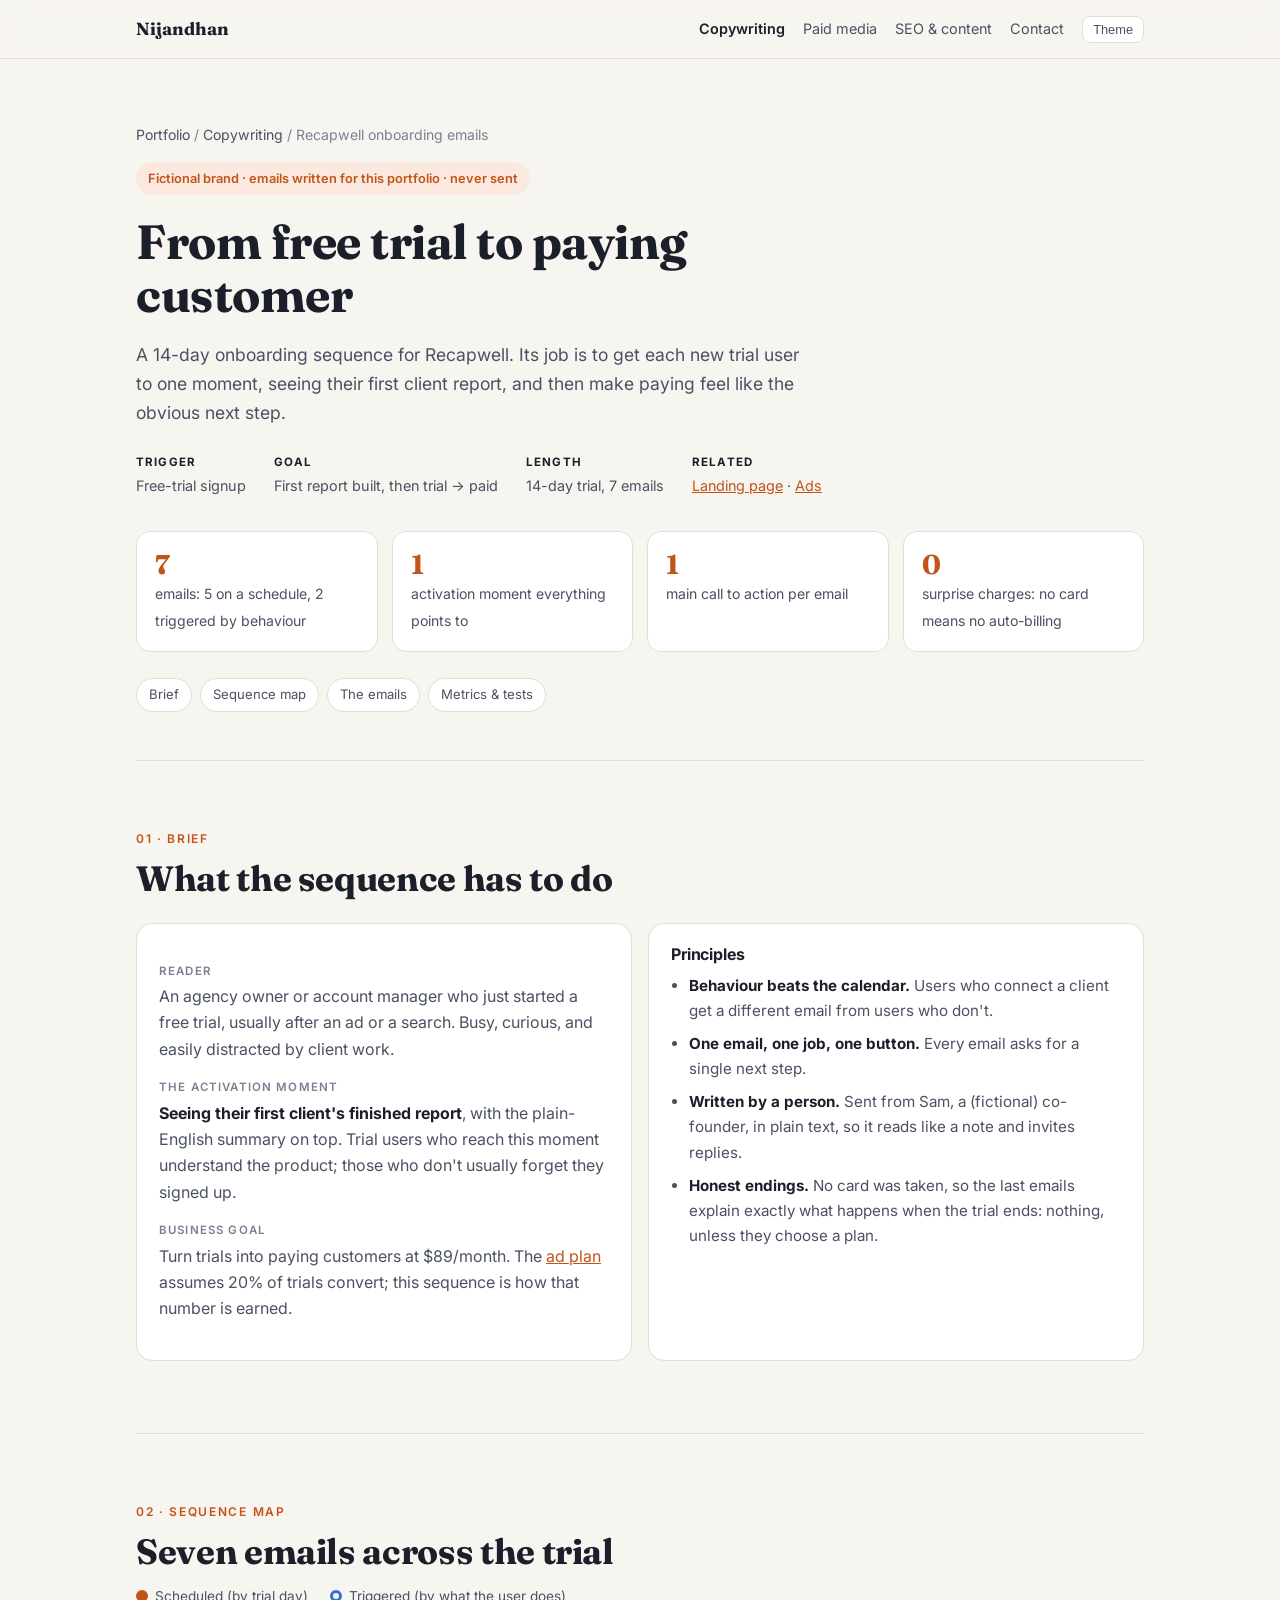
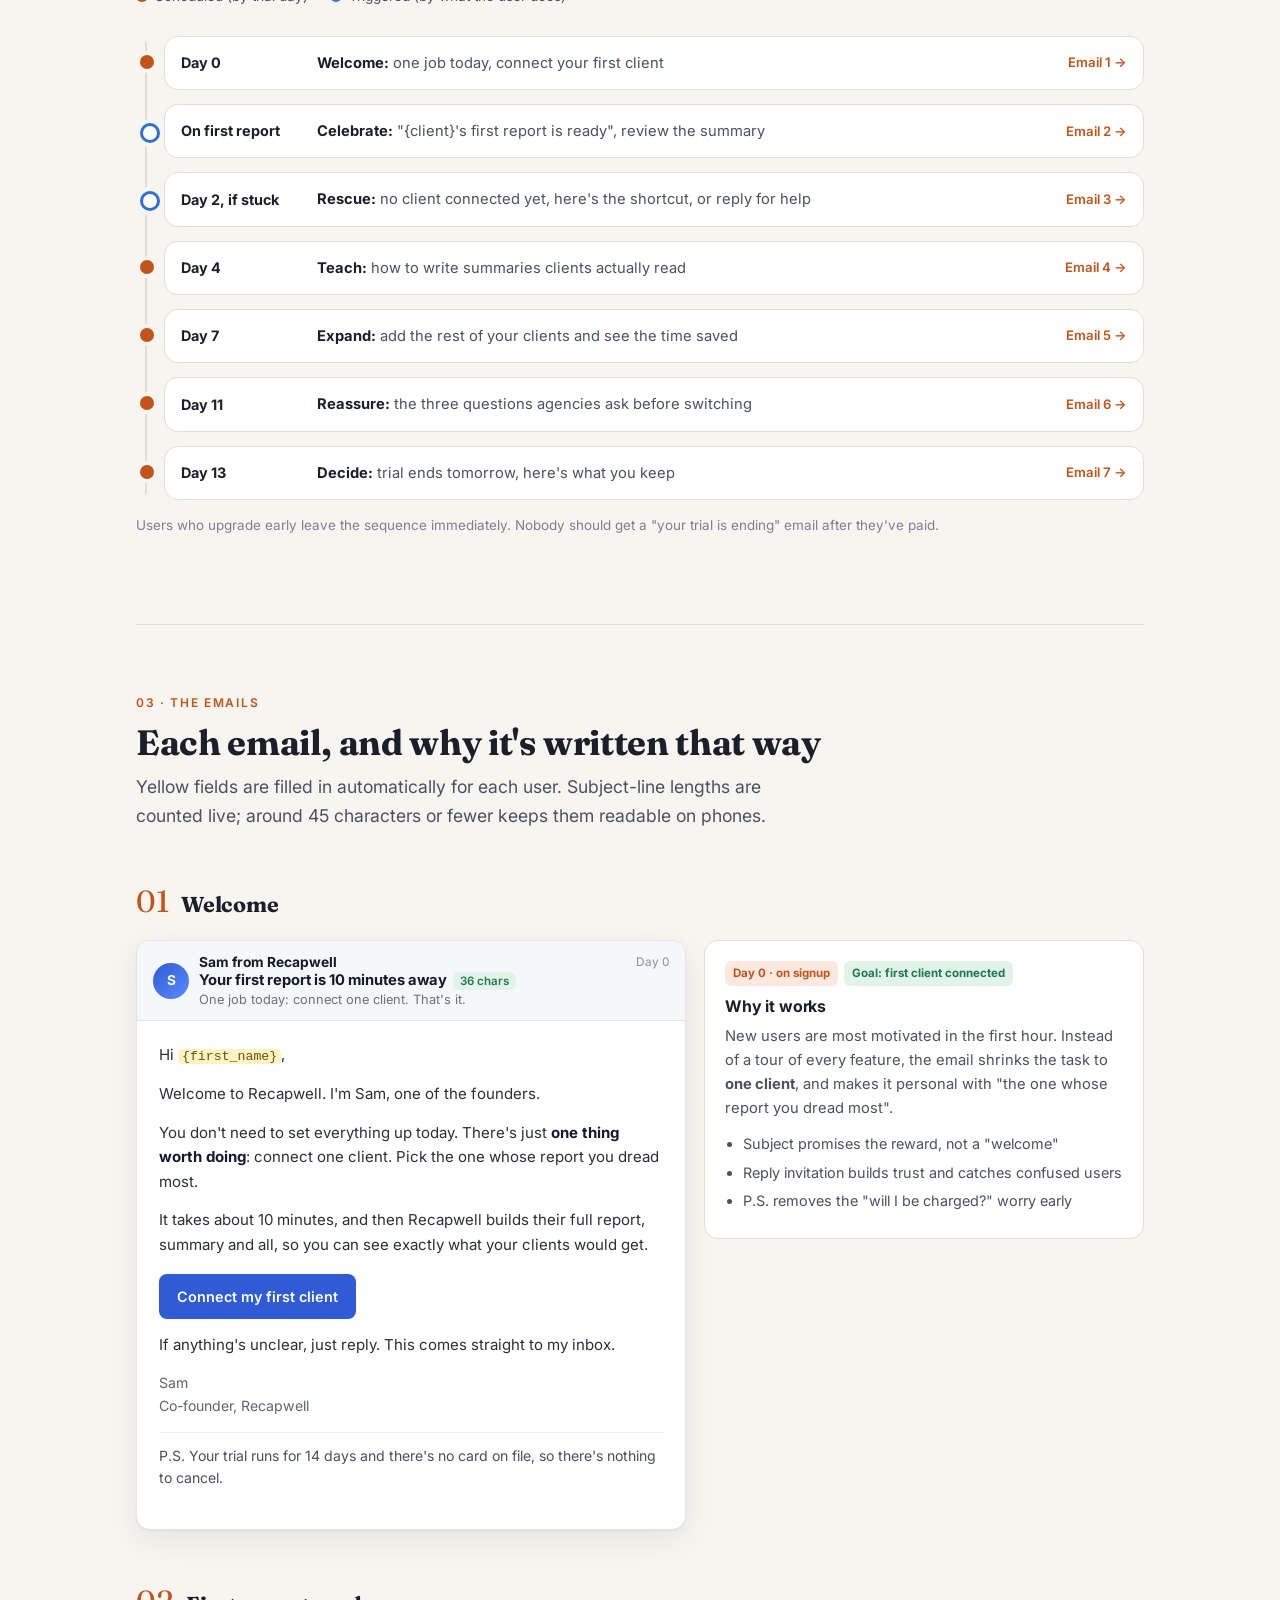
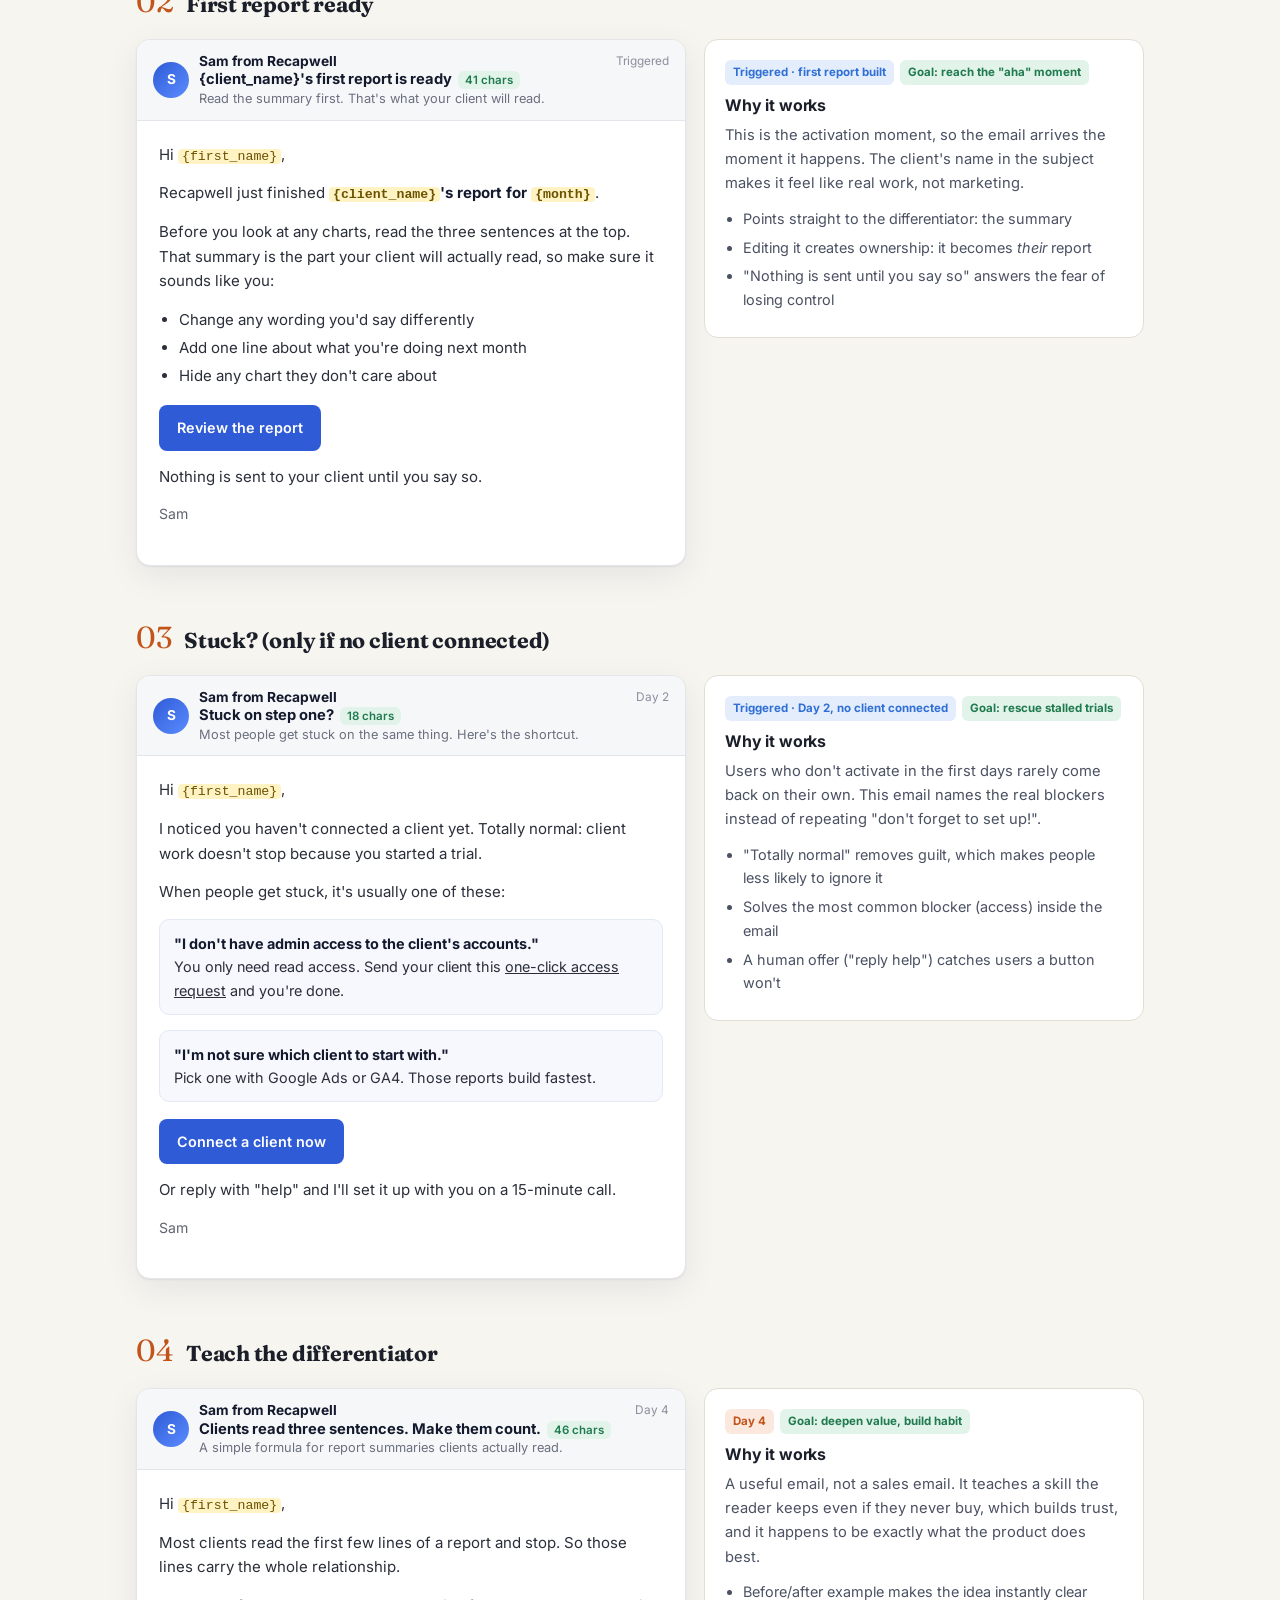
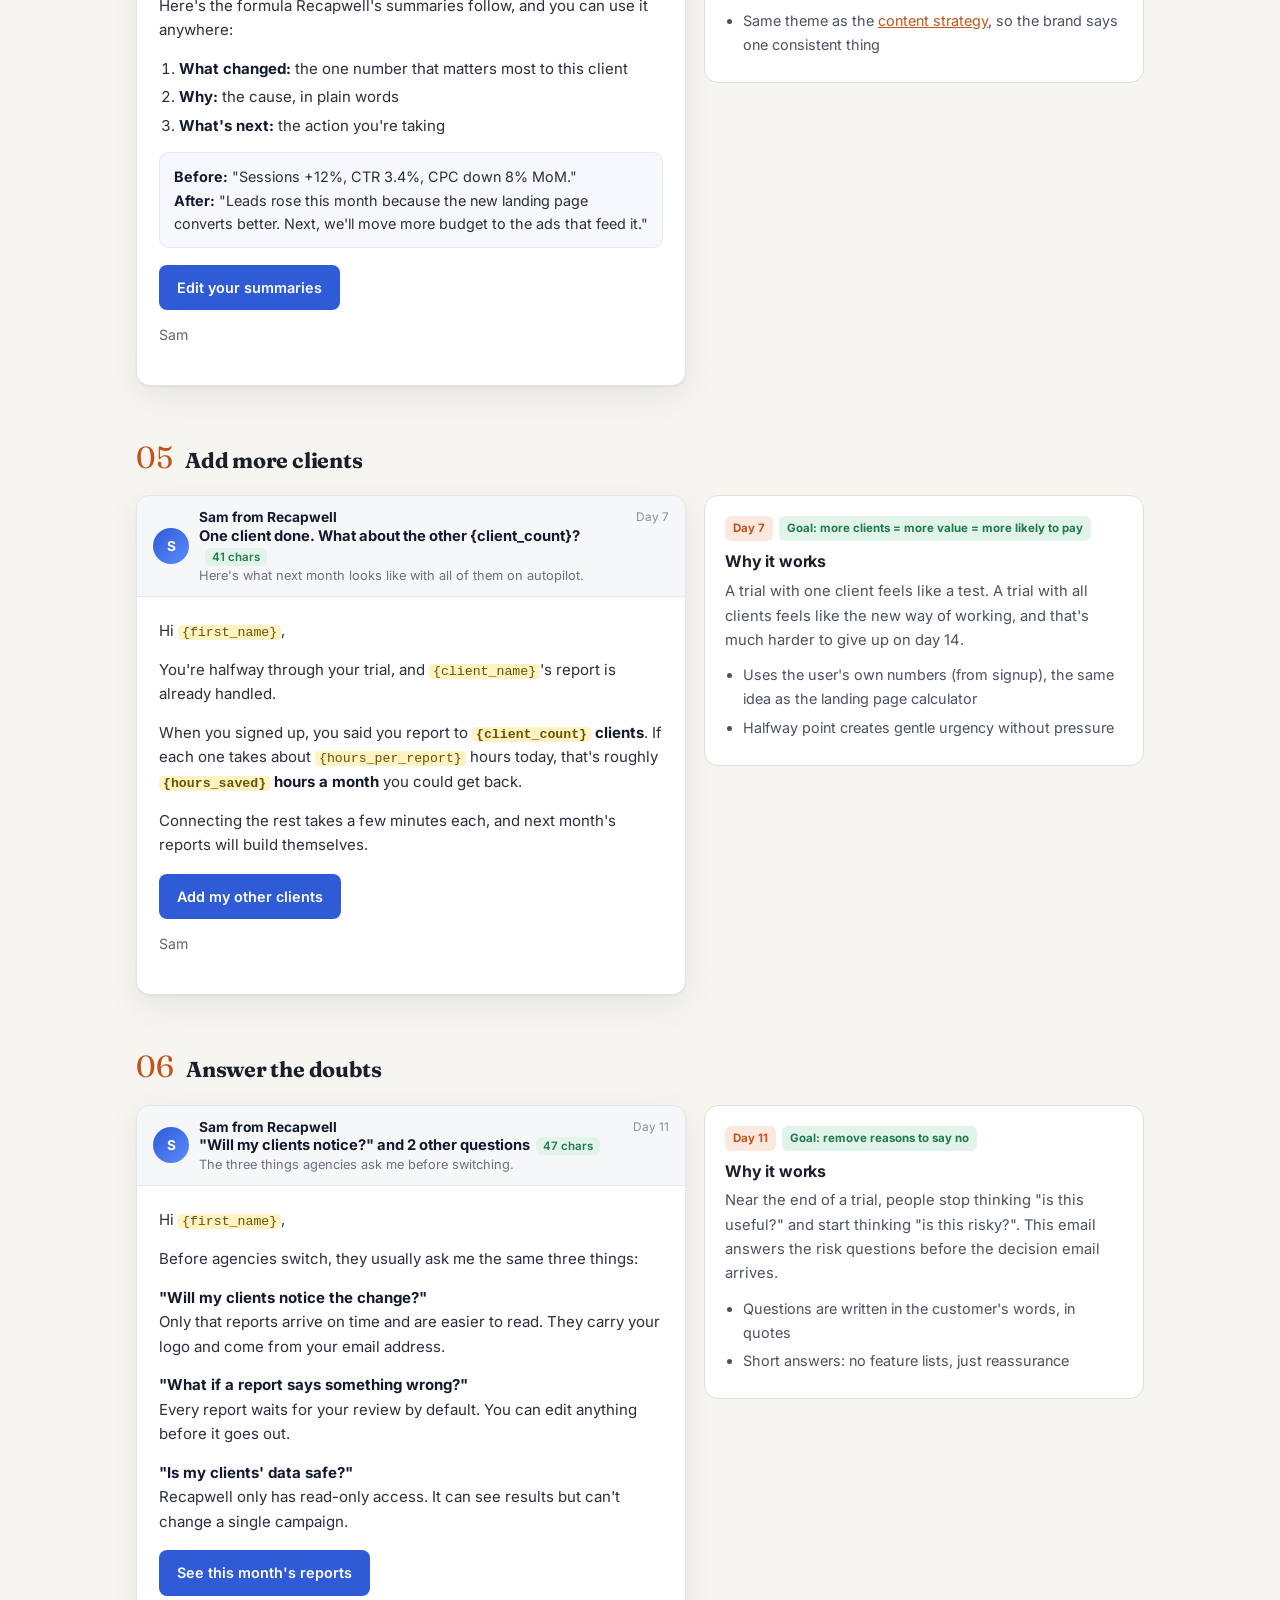
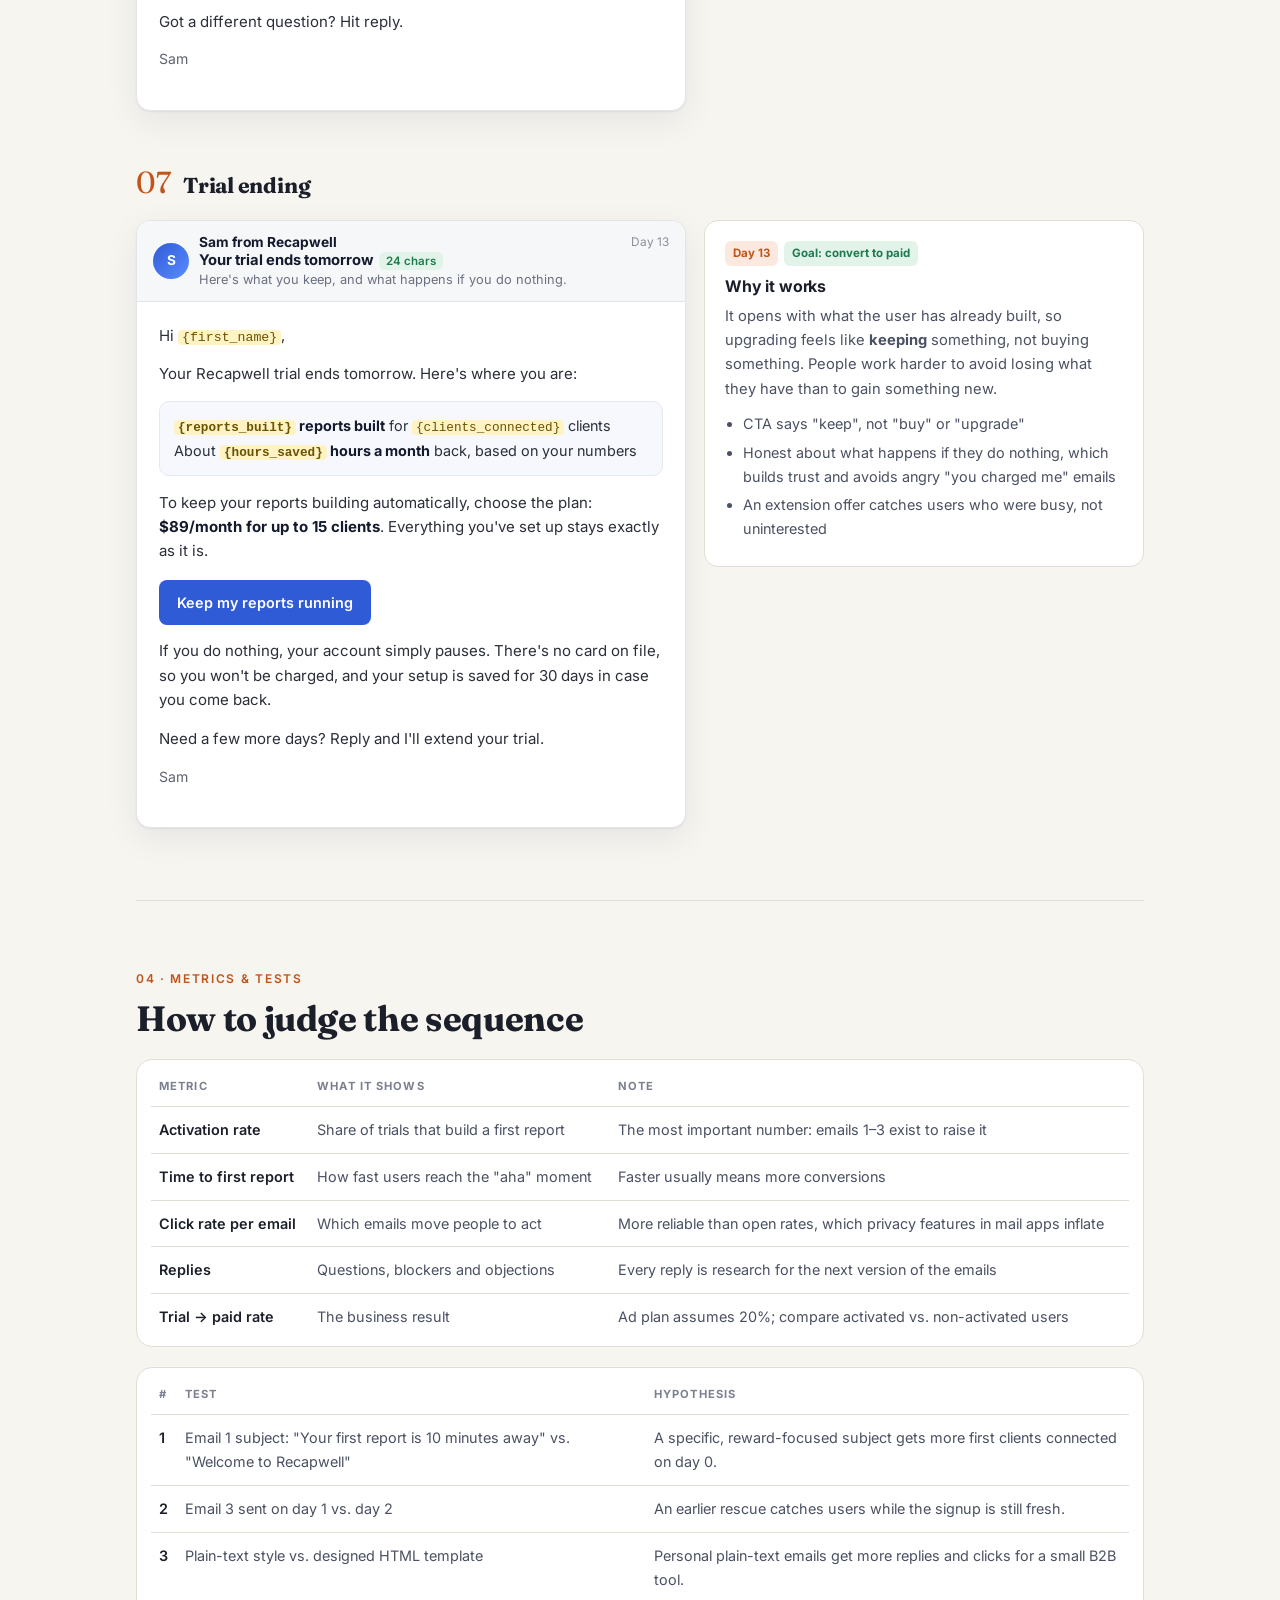
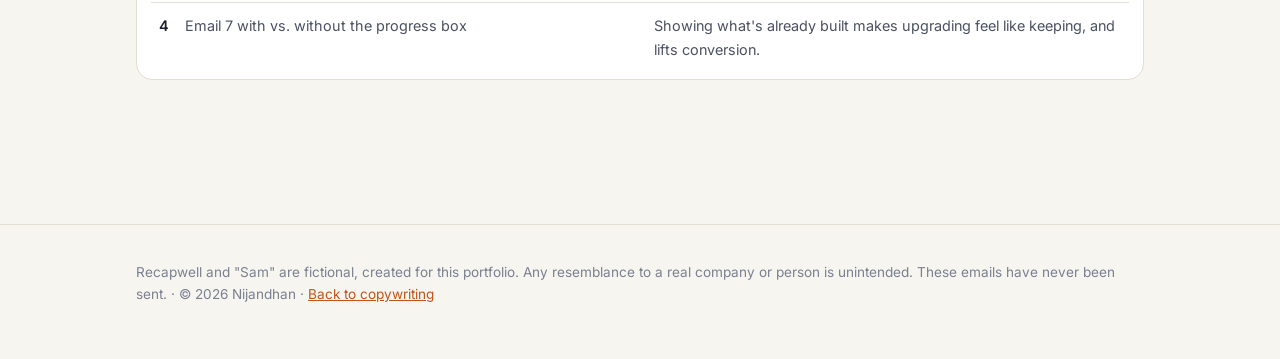
<file: copywriting/recapwell-onboarding-emails/index.html>
<!doctype html>
<html lang="en">
<head>
<meta charset="utf-8">
<meta name="viewport" content="width=device-width, initial-scale=1">
<title>Recapwell Onboarding Emails · Nijandhan</title>
<meta name="description" content="Conversion copywriting case study: a 14-day free-trial onboarding email sequence for Recapwell, a fictional client-reporting tool, with behaviour-based branches and a test plan.">
<link rel="preconnect" href="https://fonts.googleapis.com">
<link rel="preconnect" href="https://fonts.gstatic.com" crossorigin>
<link href="https://fonts.googleapis.com/css2?family=Fraunces:opsz,wght@9..144,600;9..144,700&family=Inter:wght@400;500;600;700;800&display=swap" rel="stylesheet">
<link rel="stylesheet" href="../../assets/site.css?v=2">
<style>
body{--accent:var(--c1);--accent-soft:var(--c1-soft)}
.notice{display:inline-flex;gap:8px;align-items:center;background:var(--c1-soft);color:var(--c1);border-radius:999px;padding:6px 12px;font-size:.8rem;font-weight:600;margin-bottom:1.2rem}
.meta{display:flex;flex-wrap:wrap;gap:10px 28px;margin-top:26px;color:var(--ink-2);font-size:.9rem}
.meta b{color:var(--ink);display:block;font-size:.72rem;text-transform:uppercase;letter-spacing:.1em;margin-bottom:2px}
.stats{display:grid;gap:14px;margin-top:34px}
@media(min-width:760px){.stats{grid-template-columns:repeat(4,1fr)}}
.stat{background:var(--surface);border:1px solid var(--line);border-radius:14px;padding:18px}
.stat strong{display:block;font-family:Fraunces,serif;font-size:1.7rem;color:var(--c1);line-height:1.1}
.stat span{font-size:.88rem;color:var(--ink-2)}
.toc{display:flex;flex-wrap:wrap;gap:8px;margin-top:26px}
.toc a{font-size:.82rem;text-decoration:none;color:var(--ink-2);border:1px solid var(--line);background:var(--surface);border-radius:999px;padding:5px 12px}
.two{display:grid;gap:16px;margin-top:24px}
@media(min-width:800px){.two{grid-template-columns:1fr 1fr}}
.kv dt{font-size:.72rem;text-transform:uppercase;letter-spacing:.1em;color:var(--muted);font-weight:600}
.kv dd{margin:.15rem 0 1rem;color:var(--ink-2)}
.kv dd b{color:var(--ink)}
.note{font-size:.84rem;color:var(--muted)}
.card h3.t{font-family:Inter,sans-serif;font-size:1rem;font-weight:700;margin-bottom:.6rem}

/* sequence map */
.map{position:relative;margin-top:28px;padding-left:28px}
.map::before{content:"";position:absolute;left:9px;top:6px;bottom:6px;width:2px;background:var(--line)}
.seq{position:relative;margin-bottom:14px;background:var(--surface);border:1px solid var(--line);border-radius:14px;padding:14px 16px;display:grid;gap:4px}
@media(min-width:760px){.seq{grid-template-columns:120px 1fr auto;align-items:center;gap:16px}}
.seq::before{content:"";position:absolute;left:-25px;top:18px;width:14px;height:14px;border-radius:50%;background:var(--c1);box-shadow:0 0 0 4px var(--bg)}
.seq.trig::before{background:var(--surface);border:3px solid var(--c2)}
.seq .when{font-weight:700;color:var(--ink);font-size:.9rem}
.seq .what{color:var(--ink-2);font-size:.92rem}
.seq .what b{color:var(--ink)}
.seq a{font-size:.82rem;font-weight:600;text-decoration:none;white-space:nowrap}
.legend{display:flex;flex-wrap:wrap;gap:8px 22px;font-size:.85rem;color:var(--ink-2);margin-top:14px}
.legend i{display:inline-block;width:12px;height:12px;border-radius:50%;margin-right:7px;vertical-align:-1px}

/* email mockups: always light, like a real inbox */
.email{display:grid;gap:18px;margin-top:22px;align-items:start}
@media(min-width:900px){.email{grid-template-columns:1.25fr 1fr}}
.mail{background:#fff;color:#2b2f3a;border:1px solid #e3e5ea;border-radius:14px;overflow:hidden;box-shadow:var(--shadow);font-family:Inter,system-ui,sans-serif}
.mail .inbox{display:grid;grid-template-columns:36px 1fr auto;gap:10px;align-items:center;padding:12px 16px;background:#f6f7f9;border-bottom:1px solid #e3e5ea}
.mail .av{width:36px;height:36px;border-radius:50%;background:linear-gradient(135deg,#2f5bd6,#5b8cff);color:#fff;display:grid;place-items:center;font-weight:700;font-size:.85rem}
.mail .from{font-size:.8rem;color:#5f6470;line-height:1.35;min-width:0}
.mail .from b{color:#141a2e;font-size:.86rem}
.mail .subj{display:block;color:#141a2e;font-weight:700;font-size:.92rem;overflow-wrap:anywhere}
.mail .prev{display:block;color:#6b7080;overflow:hidden;text-overflow:ellipsis;white-space:nowrap}
.mail .time{font-size:.74rem;color:#8a8f9c;white-space:nowrap;align-self:start}
.mail .body{padding:22px 22px 24px;font-size:.94rem;line-height:1.62}
.mail .body p{margin:0 0 .9rem}
.mail .body ul,.mail .body ol{margin:0 0 .9rem;padding-left:20px}
.mail .body li{margin-bottom:4px}
.mail .body b{color:#141a2e}
.mail .mf{background:#fff3c4;color:#6a5200;border-radius:4px;padding:0 4px;font-size:.88em;font-family:ui-monospace,Consolas,monospace}
.mail .btn{display:inline-block;background:#2f5bd6;color:#fff;font-weight:600;border-radius:8px;padding:11px 18px;font-size:.9rem;margin:2px 0 14px}
.mail .sig{color:#5f6470;font-size:.88rem}
.mail .ps{border-top:1px solid #eceef2;padding-top:12px;margin-top:6px;font-size:.88rem;color:#4b5060}
.mail .box{background:#f6f8fd;border:1px solid #e3e8f5;border-radius:10px;padding:12px 14px;margin:0 0 .9rem;font-size:.9rem}
.why{background:var(--surface);border:1px solid var(--line);border-radius:14px;padding:20px}
.why .row{display:flex;flex-wrap:wrap;gap:6px;margin-bottom:12px}
.why .tag{font-size:.72rem;font-weight:700;border-radius:6px;padding:3px 8px}
.tag.time{background:var(--c1-soft);color:var(--c1)}
.tag.trg{background:var(--c2-soft);color:var(--c2)}
.tag.goal{background:var(--c3-soft);color:var(--c3)}
.why h3{font-family:Inter,sans-serif;font-size:1rem;font-weight:700;margin-bottom:.5rem}
.why p{color:var(--ink-2);font-size:.92rem;margin:0 0 .7rem}
.why ul{margin:0;padding-left:18px;color:var(--ink-2);font-size:.9rem}
.why li{margin-bottom:5px}
.len{white-space:nowrap;font-size:.72rem;font-weight:700;padding:2px 7px;border-radius:6px;background:var(--c3-soft);color:var(--c3)}
.len.over{background:#fbe6e4;color:#b4302a}
.email-head{display:flex;align-items:baseline;gap:12px;flex-wrap:wrap;margin-top:56px}
.email-head .n{font-family:Fraunces,serif;font-size:1.9rem;color:var(--c1);line-height:1}
.email-head h3{font-size:1.35rem}

/* tables */
.tblwrap{overflow-x:auto;background:var(--surface);border:1px solid var(--line);border-radius:16px;padding:6px 14px;margin-top:20px}
.tbl{width:100%;border-collapse:collapse;font-size:.9rem;min-width:600px}
.tbl th,.tbl td{text-align:left;padding:11px 8px;border-bottom:1px solid var(--line);vertical-align:top}
.tbl tr:last-child td{border-bottom:0}
.tbl th{font-size:.7rem;text-transform:uppercase;letter-spacing:.1em;color:var(--muted)}
.tbl td{color:var(--ink-2)}
.tbl td:first-child{font-weight:600;color:var(--ink)}
</style>
</head>
<body class="r1">

<header class="topbar">
  <div class="wrap">
    <a class="brand" href="../../">Nijandhan</a>
    <nav><a href="../" aria-current="page">Copywriting</a><a href="../../paid-media/">Paid media</a><a href="../../seo-content/">SEO &amp; content</a><a href="../../#contact">Contact</a></nav>
    <button class="theme-btn" id="themeBtn" type="button" aria-label="Toggle colour theme">Theme</button>
  </div>
</header>

<main class="wrap">

  <section class="hero small">
    <span class="crumb"><a href="../../">Portfolio</a> / <a href="../">Copywriting</a> / Recapwell onboarding emails</span>
    <span class="notice">Fictional brand · emails written for this portfolio · never sent</span>
    <h1>From free trial to paying customer</h1>
    <p class="lede">A 14-day onboarding sequence for Recapwell. Its job is to get each new trial user to one moment, seeing their first client report, and then make paying feel like the obvious next step.</p>
    <div class="meta">
      <div><b>Trigger</b>Free-trial signup</div>
      <div><b>Goal</b>First report built, then trial → paid</div>
      <div><b>Length</b>14-day trial, 7 emails</div>
      <div><b>Related</b><a href="../recapwell-landing-page/">Landing page</a> · <a href="../../paid-media/recapwell-campaign/">Ads</a></div>
    </div>
    <div class="stats">
      <div class="stat"><strong>7</strong><span>emails: 5 on a schedule, 2 triggered by behaviour</span></div>
      <div class="stat"><strong>1</strong><span>activation moment everything points to</span></div>
      <div class="stat"><strong>1</strong><span>main call to action per email</span></div>
      <div class="stat"><strong>0</strong><span>surprise charges: no card means no auto-billing</span></div>
    </div>
    <nav class="toc" aria-label="On this page"><a href="#brief">Brief</a><a href="#map">Sequence map</a><a href="#e1">The emails</a><a href="#measure">Metrics &amp; tests</a></nav>
  </section>

  <!-- BRIEF -->
  <section id="brief">
    <span class="eyebrow">01 · Brief</span>
    <h2>What the sequence has to do</h2>
    <div class="two">
      <div class="card">
        <dl class="kv">
          <dt>Reader</dt>
          <dd>An agency owner or account manager who just started a free trial, usually after an ad or a search. Busy, curious, and easily distracted by client work.</dd>
          <dt>The activation moment</dt>
          <dd><b>Seeing their first client's finished report</b>, with the plain-English summary on top. Trial users who reach this moment understand the product; those who don't usually forget they signed up.</dd>
          <dt>Business goal</dt>
          <dd>Turn trials into paying customers at $89/month. The <a href="../../paid-media/recapwell-campaign/#economics">ad plan</a> assumes 20% of trials convert; this sequence is how that number is earned.</dd>
        </dl>
      </div>
      <div class="card">
        <h3 class="t">Principles</h3>
        <ul style="margin:0;padding-left:18px;color:var(--ink-2);font-size:.95rem">
          <li style="margin-bottom:8px"><b style="color:var(--ink)">Behaviour beats the calendar.</b> Users who connect a client get a different email from users who don't.</li>
          <li style="margin-bottom:8px"><b style="color:var(--ink)">One email, one job, one button.</b> Every email asks for a single next step.</li>
          <li style="margin-bottom:8px"><b style="color:var(--ink)">Written by a person.</b> Sent from Sam, a (fictional) co-founder, in plain text, so it reads like a note and invites replies.</li>
          <li><b style="color:var(--ink)">Honest endings.</b> No card was taken, so the last emails explain exactly what happens when the trial ends: nothing, unless they choose a plan.</li>
        </ul>
      </div>
    </div>
  </section>

  <!-- MAP -->
  <section id="map">
    <span class="eyebrow">02 · Sequence map</span>
    <h2>Seven emails across the trial</h2>
    <div class="legend"><span><i style="background:var(--c1)"></i>Scheduled (by trial day)</span><span><i style="border:3px solid var(--c2)"></i>Triggered (by what the user does)</span></div>
    <div class="map">
      <div class="seq"><span class="when">Day 0</span><span class="what"><b>Welcome:</b> one job today, connect your first client</span><a href="#e1">Email 1 →</a></div>
      <div class="seq trig"><span class="when">On first report</span><span class="what"><b>Celebrate:</b> "{client}'s first report is ready", review the summary</span><a href="#e2">Email 2 →</a></div>
      <div class="seq trig"><span class="when">Day 2, if stuck</span><span class="what"><b>Rescue:</b> no client connected yet, here's the shortcut, or reply for help</span><a href="#e3">Email 3 →</a></div>
      <div class="seq"><span class="when">Day 4</span><span class="what"><b>Teach:</b> how to write summaries clients actually read</span><a href="#e4">Email 4 →</a></div>
      <div class="seq"><span class="when">Day 7</span><span class="what"><b>Expand:</b> add the rest of your clients and see the time saved</span><a href="#e5">Email 5 →</a></div>
      <div class="seq"><span class="when">Day 11</span><span class="what"><b>Reassure:</b> the three questions agencies ask before switching</span><a href="#e6">Email 6 →</a></div>
      <div class="seq"><span class="when">Day 13</span><span class="what"><b>Decide:</b> trial ends tomorrow, here's what you keep</span><a href="#e7">Email 7 →</a></div>
    </div>
    <p class="note">Users who upgrade early leave the sequence immediately. Nobody should get a "your trial is ending" email after they've paid.</p>
  </section>

  <!-- EMAILS -->
  <section id="emails">
    <span class="eyebrow">03 · The emails</span>
    <h2>Each email, and why it's written that way</h2>
    <p class="lede">Yellow fields are filled in automatically for each user. Subject-line lengths are counted live; around 45 characters or fewer keeps them readable on phones.</p>

    <!-- EMAIL 1 -->
    <div class="email-head" id="e1"><span class="n">01</span><h3>Welcome</h3></div>
    <div class="email">
      <div class="mail">
        <div class="inbox"><span class="av">S</span><div class="from"><b>Sam from Recapwell</b><span class="subj">Your first report is 10 minutes away</span><span class="prev">One job today: connect one client. That's it.</span></div><span class="time">Day 0</span></div>
        <div class="body">
          <p>Hi <span class="mf">{first_name}</span>,</p>
          <p>Welcome to Recapwell. I'm Sam, one of the founders.</p>
          <p>You don't need to set everything up today. There's just <b>one thing worth doing</b>: connect one client. Pick the one whose report you dread most.</p>
          <p>It takes about 10 minutes, and then Recapwell builds their full report, summary and all, so you can see exactly what your clients would get.</p>
          <span class="btn">Connect my first client</span>
          <p>If anything's unclear, just reply. This comes straight to my inbox.</p>
          <p class="sig">Sam<br>Co-founder, Recapwell</p>
          <p class="ps">P.S. Your trial runs for 14 days and there's no card on file, so there's nothing to cancel.</p>
        </div>
      </div>
      <div class="why">
        <div class="row"><span class="tag time">Day 0 · on signup</span><span class="tag goal">Goal: first client connected</span></div>
        <h3>Why it works</h3>
        <p>New users are most motivated in the first hour. Instead of a tour of every feature, the email shrinks the task to <b>one client</b>, and makes it personal with "the one whose report you dread most".</p>
        <ul><li>Subject promises the reward, not a "welcome"</li><li>Reply invitation builds trust and catches confused users</li><li>P.S. removes the "will I be charged?" worry early</li></ul>
      </div>
    </div>

    <!-- EMAIL 2 -->
    <div class="email-head" id="e2"><span class="n">02</span><h3>First report ready</h3></div>
    <div class="email">
      <div class="mail">
        <div class="inbox"><span class="av">S</span><div class="from"><b>Sam from Recapwell</b><span class="subj">{client_name}'s first report is ready</span><span class="prev">Read the summary first. That's what your client will read.</span></div><span class="time">Triggered</span></div>
        <div class="body">
          <p>Hi <span class="mf">{first_name}</span>,</p>
          <p>Recapwell just finished <b><span class="mf">{client_name}</span>'s report for <span class="mf">{month}</span></b>.</p>
          <p>Before you look at any charts, read the three sentences at the top. That summary is the part your client will actually read, so make sure it sounds like you:</p>
          <ul><li>Change any wording you'd say differently</li><li>Add one line about what you're doing next month</li><li>Hide any chart they don't care about</li></ul>
          <span class="btn">Review the report</span>
          <p>Nothing is sent to your client until you say so.</p>
          <p class="sig">Sam</p>
        </div>
      </div>
      <div class="why">
        <div class="row"><span class="tag trg">Triggered · first report built</span><span class="tag goal">Goal: reach the "aha" moment</span></div>
        <h3>Why it works</h3>
        <p>This is the activation moment, so the email arrives the moment it happens. The client's name in the subject makes it feel like real work, not marketing.</p>
        <ul><li>Points straight to the differentiator: the summary</li><li>Editing it creates ownership: it becomes <em>their</em> report</li><li>"Nothing is sent until you say so" answers the fear of losing control</li></ul>
      </div>
    </div>

    <!-- EMAIL 3 -->
    <div class="email-head" id="e3"><span class="n">03</span><h3>Stuck? (only if no client connected)</h3></div>
    <div class="email">
      <div class="mail">
        <div class="inbox"><span class="av">S</span><div class="from"><b>Sam from Recapwell</b><span class="subj">Stuck on step one?</span><span class="prev">Most people get stuck on the same thing. Here's the shortcut.</span></div><span class="time">Day 2</span></div>
        <div class="body">
          <p>Hi <span class="mf">{first_name}</span>,</p>
          <p>I noticed you haven't connected a client yet. Totally normal: client work doesn't stop because you started a trial.</p>
          <p>When people get stuck, it's usually one of these:</p>
          <div class="box"><b>"I don't have admin access to the client's accounts."</b><br>You only need read access. Send your client this <u>one-click access request</u> and you're done.</div>
          <div class="box"><b>"I'm not sure which client to start with."</b><br>Pick one with Google Ads or GA4. Those reports build fastest.</div>
          <span class="btn">Connect a client now</span>
          <p>Or reply with "help" and I'll set it up with you on a 15-minute call.</p>
          <p class="sig">Sam</p>
        </div>
      </div>
      <div class="why">
        <div class="row"><span class="tag trg">Triggered · Day 2, no client connected</span><span class="tag goal">Goal: rescue stalled trials</span></div>
        <h3>Why it works</h3>
        <p>Users who don't activate in the first days rarely come back on their own. This email names the real blockers instead of repeating "don't forget to set up!".</p>
        <ul><li>"Totally normal" removes guilt, which makes people less likely to ignore it</li><li>Solves the most common blocker (access) inside the email</li><li>A human offer ("reply help") catches users a button won't</li></ul>
      </div>
    </div>

    <!-- EMAIL 4 -->
    <div class="email-head" id="e4"><span class="n">04</span><h3>Teach the differentiator</h3></div>
    <div class="email">
      <div class="mail">
        <div class="inbox"><span class="av">S</span><div class="from"><b>Sam from Recapwell</b><span class="subj">Clients read three sentences. Make them count.</span><span class="prev">A simple formula for report summaries clients actually read.</span></div><span class="time">Day 4</span></div>
        <div class="body">
          <p>Hi <span class="mf">{first_name}</span>,</p>
          <p>Most clients read the first few lines of a report and stop. So those lines carry the whole relationship.</p>
          <p>Here's the formula Recapwell's summaries follow, and you can use it anywhere:</p>
          <ol><li><b>What changed:</b> the one number that matters most to this client</li><li><b>Why:</b> the cause, in plain words</li><li><b>What's next:</b> the action you're taking</li></ol>
          <div class="box"><b>Before:</b> "Sessions +12%, CTR 3.4%, CPC down 8% MoM."<br><b>After:</b> "Leads rose this month because the new landing page converts better. Next, we'll move more budget to the ads that feed it."</div>
          <span class="btn">Edit your summaries</span>
          <p class="sig">Sam</p>
        </div>
      </div>
      <div class="why">
        <div class="row"><span class="tag time">Day 4</span><span class="tag goal">Goal: deepen value, build habit</span></div>
        <h3>Why it works</h3>
        <p>A useful email, not a sales email. It teaches a skill the reader keeps even if they never buy, which builds trust, and it happens to be exactly what the product does best.</p>
        <ul><li>Before/after example makes the idea instantly clear</li><li>Same theme as the <a href="../../seo-content/recapwell-content-strategy/">content strategy</a>, so the brand says one consistent thing</li></ul>
      </div>
    </div>

    <!-- EMAIL 5 -->
    <div class="email-head" id="e5"><span class="n">05</span><h3>Add more clients</h3></div>
    <div class="email">
      <div class="mail">
        <div class="inbox"><span class="av">S</span><div class="from"><b>Sam from Recapwell</b><span class="subj">One client done. What about the other {client_count}?</span><span class="prev">Here's what next month looks like with all of them on autopilot.</span></div><span class="time">Day 7</span></div>
        <div class="body">
          <p>Hi <span class="mf">{first_name}</span>,</p>
          <p>You're halfway through your trial, and <span class="mf">{client_name}</span>'s report is already handled.</p>
          <p>When you signed up, you said you report to <b><span class="mf">{client_count}</span> clients</b>. If each one takes about <span class="mf">{hours_per_report}</span> hours today, that's roughly <b><span class="mf">{hours_saved}</span> hours a month</b> you could get back.</p>
          <p>Connecting the rest takes a few minutes each, and next month's reports will build themselves.</p>
          <span class="btn">Add my other clients</span>
          <p class="sig">Sam</p>
        </div>
      </div>
      <div class="why">
        <div class="row"><span class="tag time">Day 7</span><span class="tag goal">Goal: more clients = more value = more likely to pay</span></div>
        <h3>Why it works</h3>
        <p>A trial with one client feels like a test. A trial with all clients feels like the new way of working, and that's much harder to give up on day 14.</p>
        <ul><li>Uses the user's own numbers (from signup), the same idea as the landing page calculator</li><li>Halfway point creates gentle urgency without pressure</li></ul>
      </div>
    </div>

    <!-- EMAIL 6 -->
    <div class="email-head" id="e6"><span class="n">06</span><h3>Answer the doubts</h3></div>
    <div class="email">
      <div class="mail">
        <div class="inbox"><span class="av">S</span><div class="from"><b>Sam from Recapwell</b><span class="subj">"Will my clients notice?" and 2 other questions</span><span class="prev">The three things agencies ask me before switching.</span></div><span class="time">Day 11</span></div>
        <div class="body">
          <p>Hi <span class="mf">{first_name}</span>,</p>
          <p>Before agencies switch, they usually ask me the same three things:</p>
          <p><b>"Will my clients notice the change?"</b><br>Only that reports arrive on time and are easier to read. They carry your logo and come from your email address.</p>
          <p><b>"What if a report says something wrong?"</b><br>Every report waits for your review by default. You can edit anything before it goes out.</p>
          <p><b>"Is my clients' data safe?"</b><br>Recapwell only has read-only access. It can see results but can't change a single campaign.</p>
          <span class="btn">See this month's reports</span>
          <p>Got a different question? Hit reply.</p>
          <p class="sig">Sam</p>
        </div>
      </div>
      <div class="why">
        <div class="row"><span class="tag time">Day 11</span><span class="tag goal">Goal: remove reasons to say no</span></div>
        <h3>Why it works</h3>
        <p>Near the end of a trial, people stop thinking "is this useful?" and start thinking "is this risky?". This email answers the risk questions before the decision email arrives.</p>
        <ul><li>Questions are written in the customer's words, in quotes</li><li>Short answers: no feature lists, just reassurance</li></ul>
      </div>
    </div>

    <!-- EMAIL 7 -->
    <div class="email-head" id="e7"><span class="n">07</span><h3>Trial ending</h3></div>
    <div class="email">
      <div class="mail">
        <div class="inbox"><span class="av">S</span><div class="from"><b>Sam from Recapwell</b><span class="subj">Your trial ends tomorrow</span><span class="prev">Here's what you keep, and what happens if you do nothing.</span></div><span class="time">Day 13</span></div>
        <div class="body">
          <p>Hi <span class="mf">{first_name}</span>,</p>
          <p>Your Recapwell trial ends tomorrow. Here's where you are:</p>
          <div class="box"><b><span class="mf">{reports_built}</span> reports built</b> for <span class="mf">{clients_connected}</span> clients<br>About <b><span class="mf">{hours_saved}</span> hours a month</b> back, based on your numbers</div>
          <p>To keep your reports building automatically, choose the plan: <b>$89/month for up to 15 clients</b>. Everything you've set up stays exactly as it is.</p>
          <span class="btn">Keep my reports running</span>
          <p>If you do nothing, your account simply pauses. There's no card on file, so you won't be charged, and your setup is saved for 30 days in case you come back.</p>
          <p>Need a few more days? Reply and I'll extend your trial.</p>
          <p class="sig">Sam</p>
        </div>
      </div>
      <div class="why">
        <div class="row"><span class="tag time">Day 13</span><span class="tag goal">Goal: convert to paid</span></div>
        <h3>Why it works</h3>
        <p>It opens with what the user has already built, so upgrading feels like <b>keeping</b> something, not buying something. People work harder to avoid losing what they have than to gain something new.</p>
        <ul><li>CTA says "keep", not "buy" or "upgrade"</li><li>Honest about what happens if they do nothing, which builds trust and avoids angry "you charged me" emails</li><li>An extension offer catches users who were busy, not uninterested</li></ul>
      </div>
    </div>
  </section>

  <!-- MEASURE -->
  <section id="measure">
    <span class="eyebrow">04 · Metrics &amp; tests</span>
    <h2>How to judge the sequence</h2>
    <div class="tblwrap">
      <table class="tbl">
        <thead><tr><th>Metric</th><th>What it shows</th><th>Note</th></tr></thead>
        <tbody>
          <tr><td>Activation rate</td><td>Share of trials that build a first report</td><td>The most important number: emails 1–3 exist to raise it</td></tr>
          <tr><td>Time to first report</td><td>How fast users reach the "aha" moment</td><td>Faster usually means more conversions</td></tr>
          <tr><td>Click rate per email</td><td>Which emails move people to act</td><td>More reliable than open rates, which privacy features in mail apps inflate</td></tr>
          <tr><td>Replies</td><td>Questions, blockers and objections</td><td>Every reply is research for the next version of the emails</td></tr>
          <tr><td>Trial → paid rate</td><td>The business result</td><td>Ad plan assumes 20%; compare activated vs. non-activated users</td></tr>
        </tbody>
      </table>
    </div>
    <div class="tblwrap">
      <table class="tbl">
        <thead><tr><th>#</th><th>Test</th><th>Hypothesis</th></tr></thead>
        <tbody>
          <tr><td>1</td><td>Email 1 subject: "Your first report is 10 minutes away" vs. "Welcome to Recapwell"</td><td>A specific, reward-focused subject gets more first clients connected on day 0.</td></tr>
          <tr><td>2</td><td>Email 3 sent on day 1 vs. day 2</td><td>An earlier rescue catches users while the signup is still fresh.</td></tr>
          <tr><td>3</td><td>Plain-text style vs. designed HTML template</td><td>Personal plain-text emails get more replies and clicks for a small B2B tool.</td></tr>
          <tr><td>4</td><td>Email 7 with vs. without the progress box</td><td>Showing what's already built makes upgrading feel like keeping, and lifts conversion.</td></tr>
        </tbody>
      </table>
    </div>
  </section>

</main>

<footer>
  <div class="wrap">Recapwell and "Sam" are fictional, created for this portfolio. Any resemblance to a real company or person is unintended. These emails have never been sent. · © 2026 Nijandhan · <a href="../">Back to copywriting</a></div>
</footer>
<script src="../../assets/theme.js?v=2"></script>
<script>
// live subject-line length check (merge fields counted as typical values)
document.querySelectorAll('.mail .subj').forEach(function(s){
  var t=s.textContent.replace('{client_name}','Sample Client Co.').replace('{client_count}','14');
  var n=t.length, b=document.createElement('span');
  b.className='len'+(n>50?' over':''); b.textContent=n+' chars'; b.style.marginLeft='6px'; b.style.fontWeight='600';
  s.appendChild(b);
});
</script>
</body>
</html>
</file>
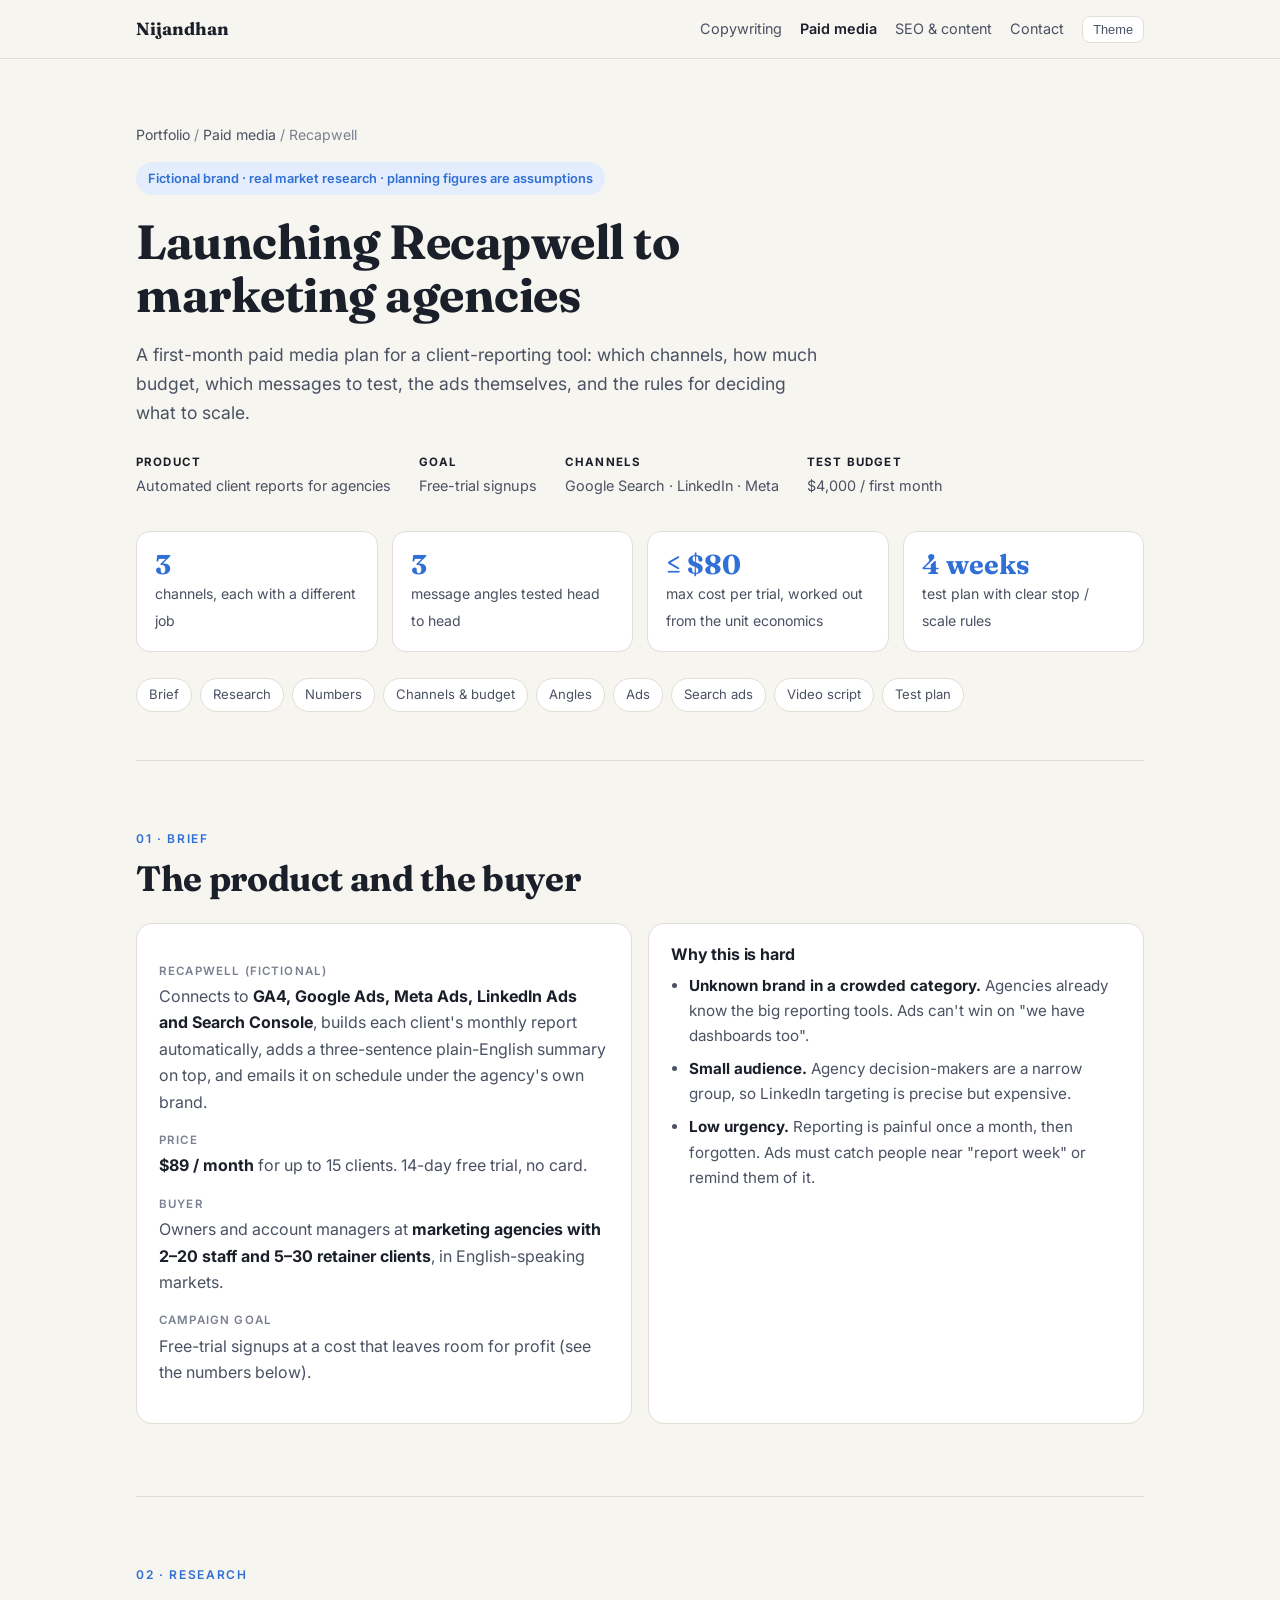
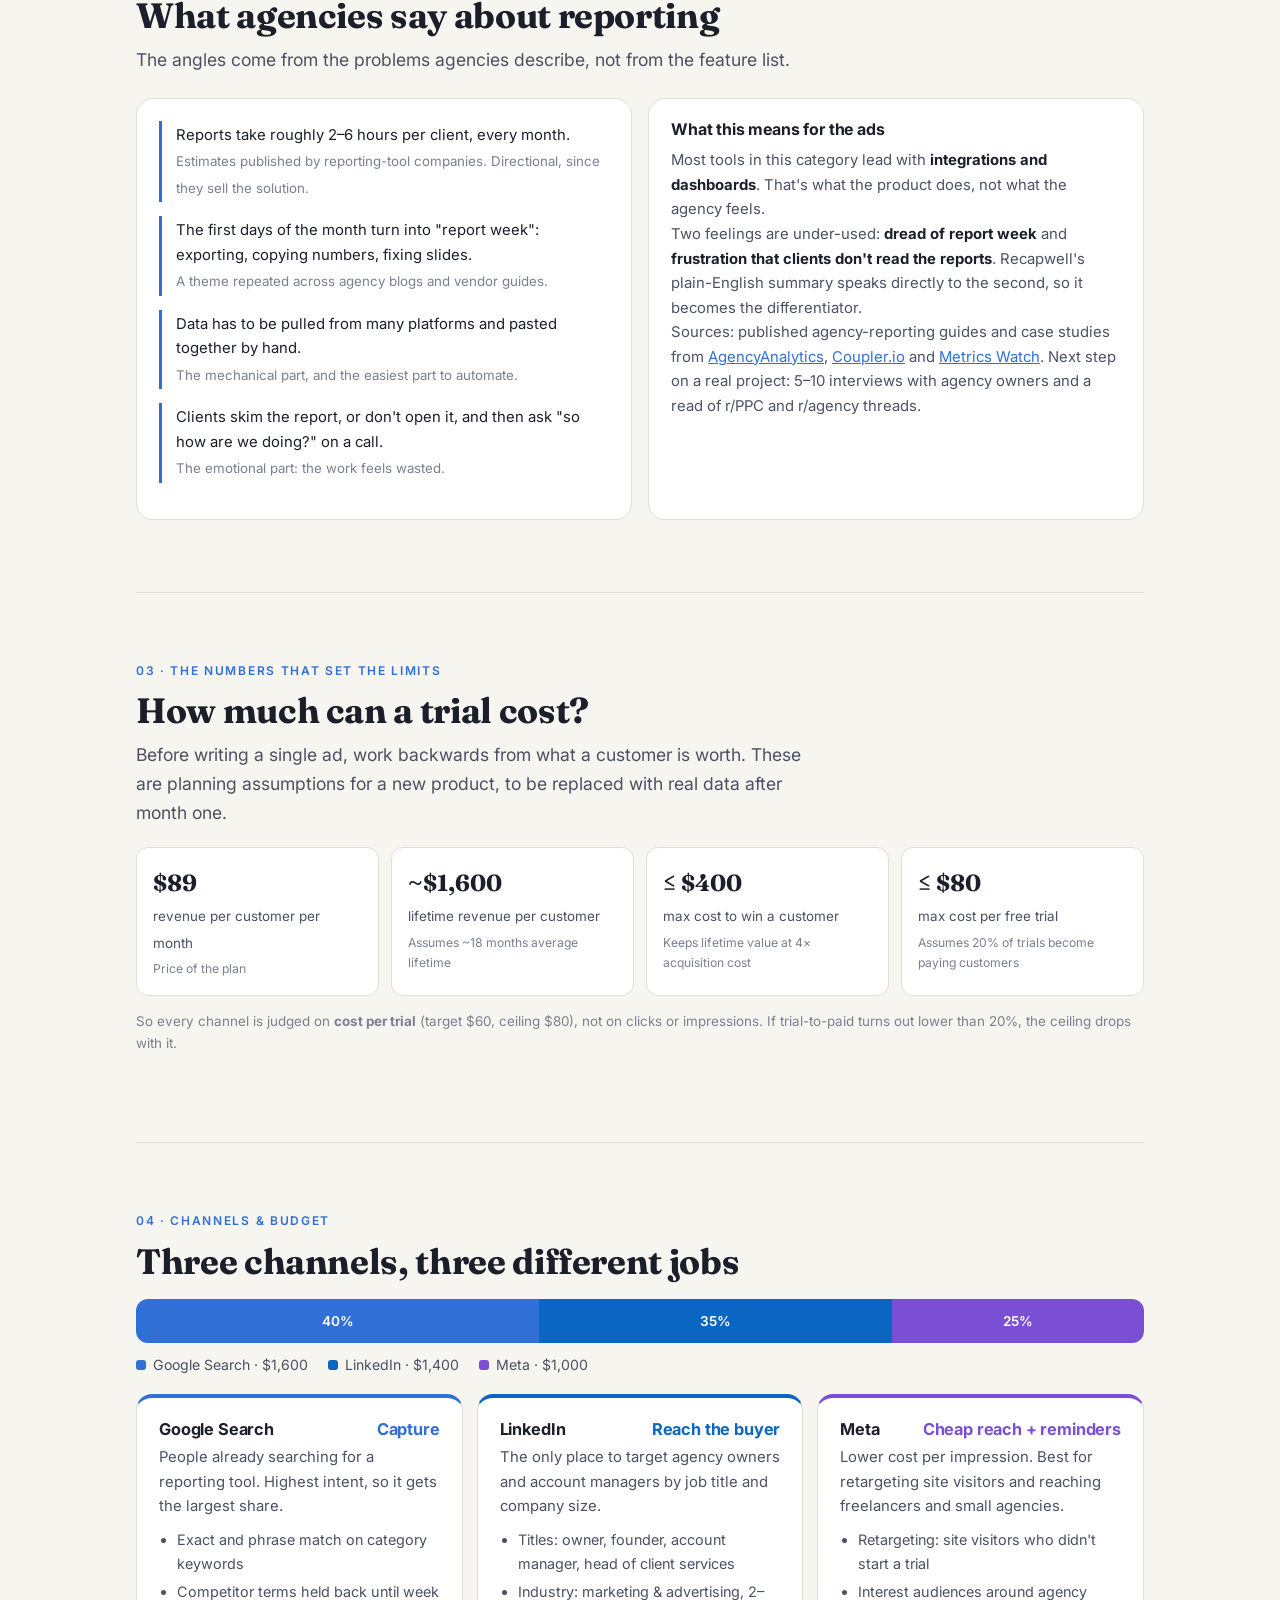
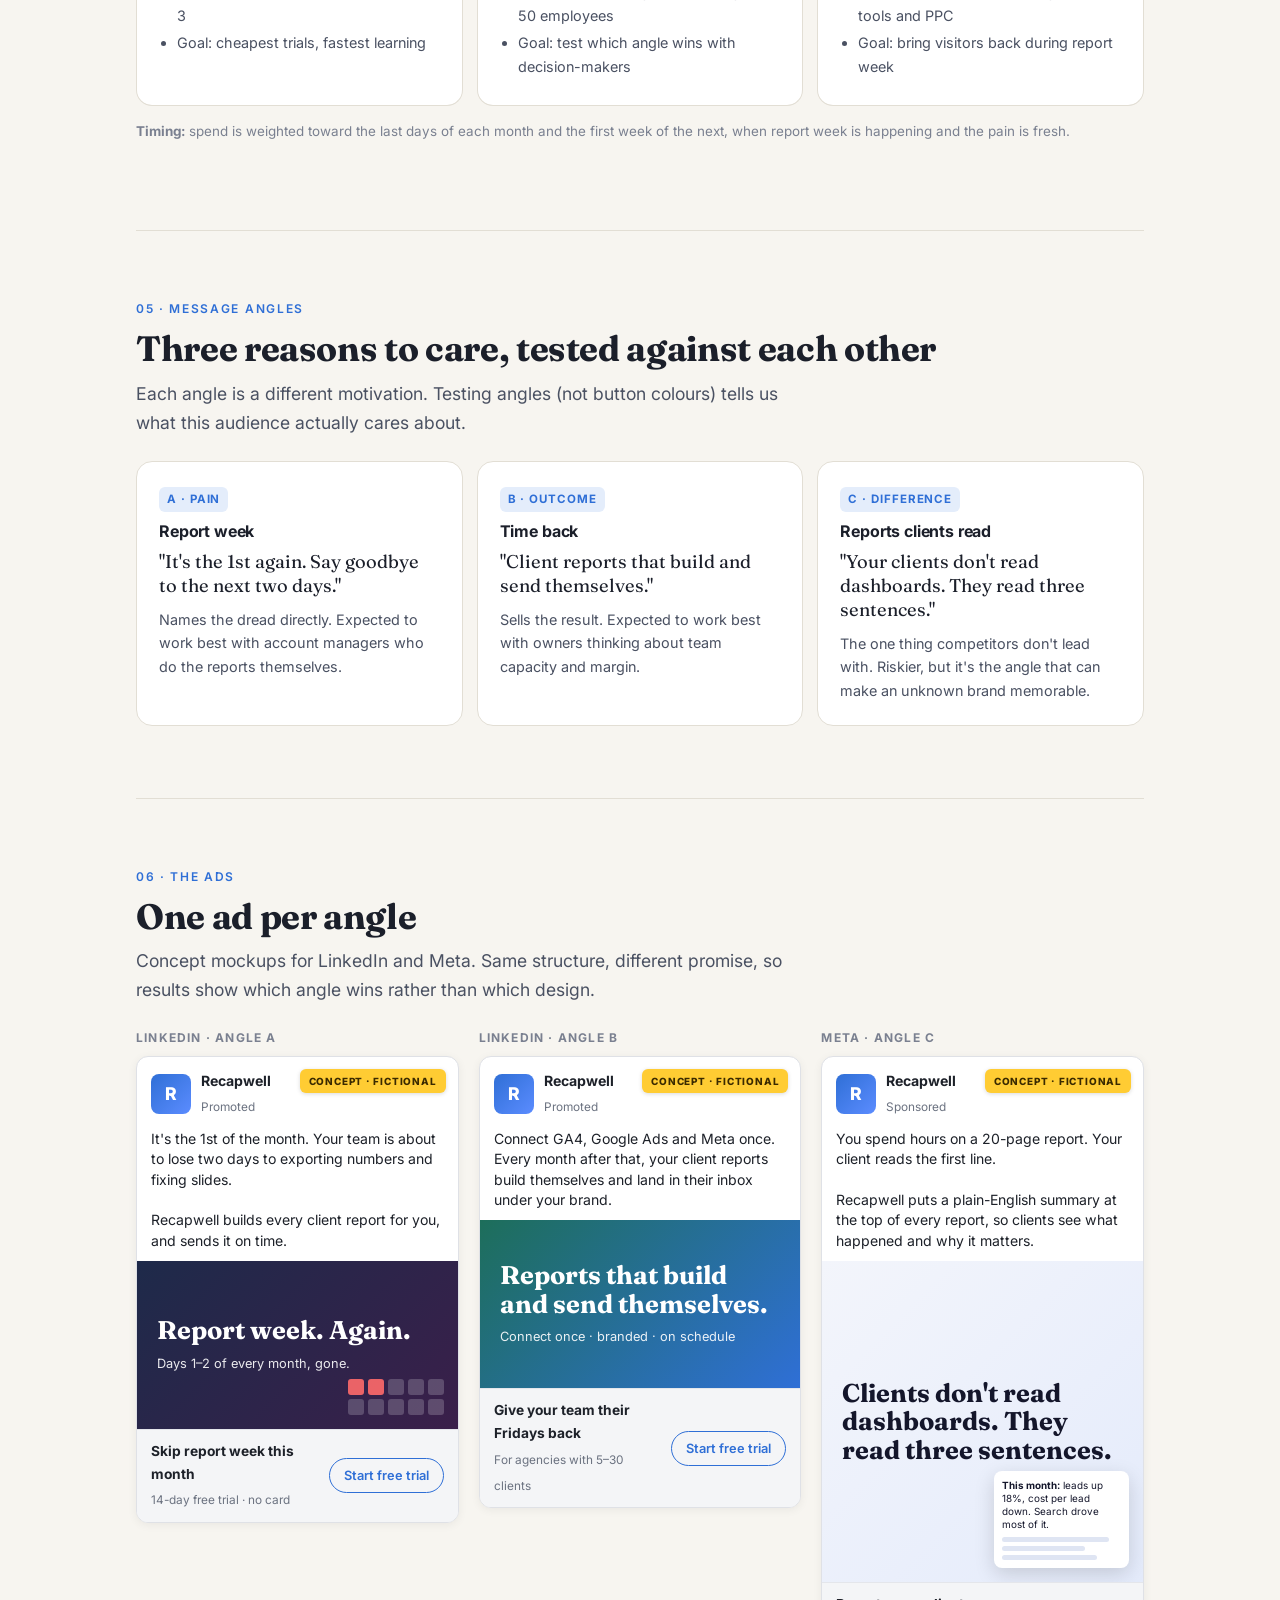
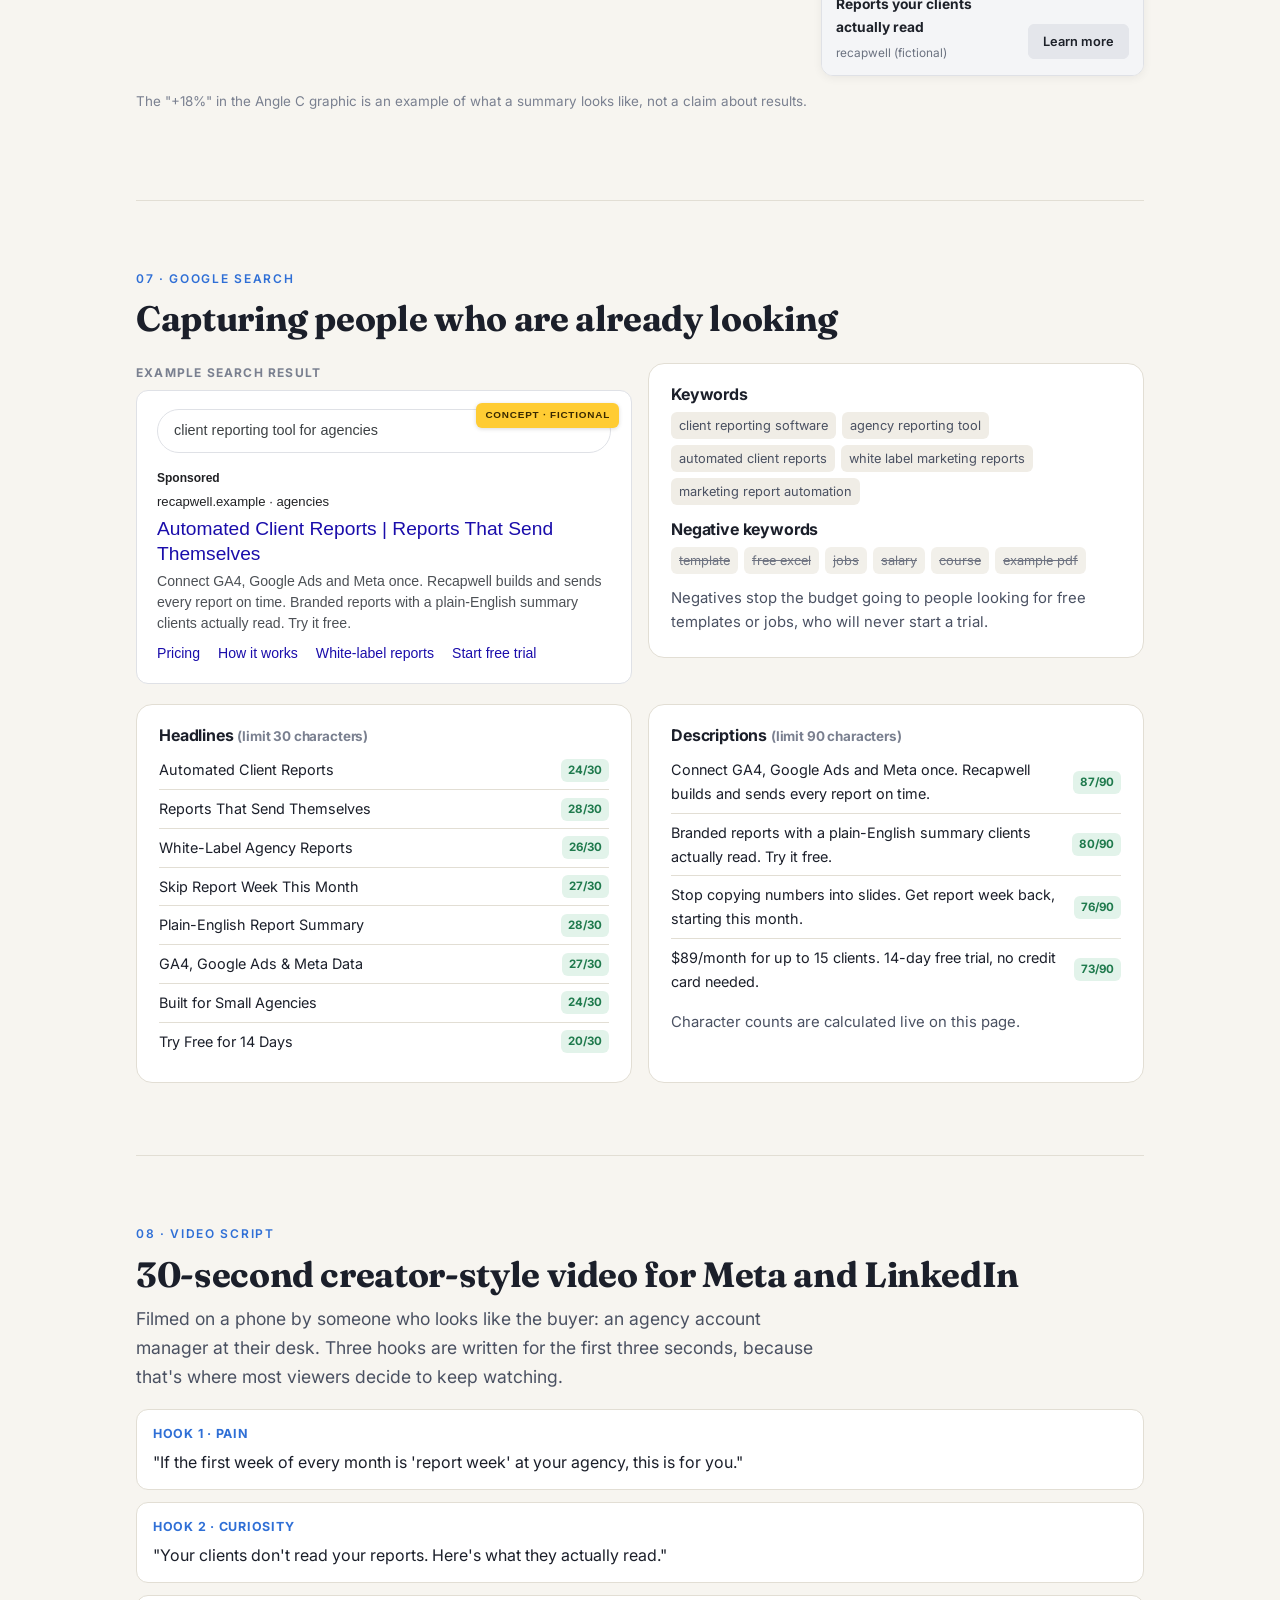
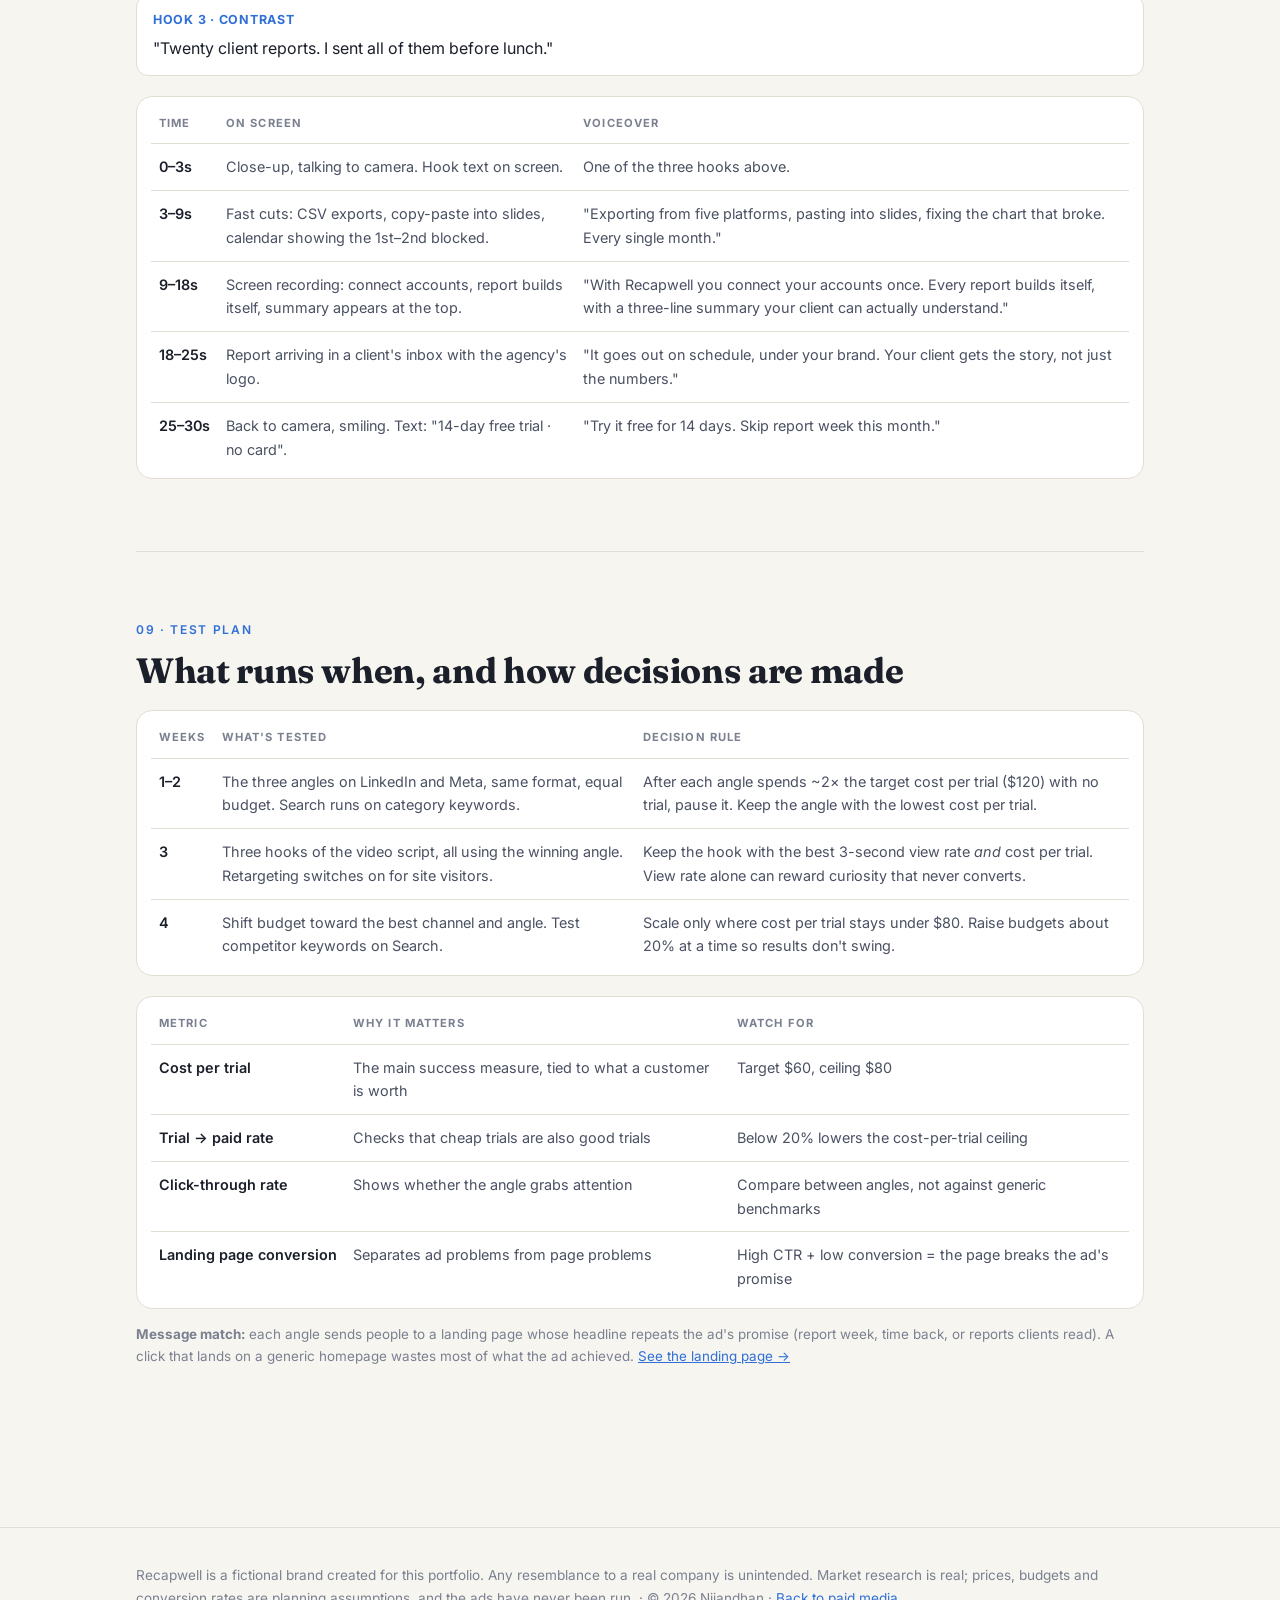
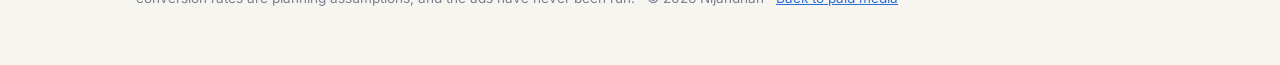
<file: paid-media/recapwell-campaign/index.html>
<!doctype html>
<html lang="en">
<head>
<meta charset="utf-8">
<meta name="viewport" content="width=device-width, initial-scale=1">
<title>Recapwell Launch Campaign · Nijandhan</title>
<meta name="description" content="Paid media case study: a launch campaign plan for Recapwell, a fictional client-reporting tool for marketing agencies. Strategy, budget, ad angles, ad mockups, video script and testing plan.">
<link rel="preconnect" href="https://fonts.googleapis.com">
<link rel="preconnect" href="https://fonts.gstatic.com" crossorigin>
<link href="https://fonts.googleapis.com/css2?family=Fraunces:opsz,wght@9..144,600;9..144,700&family=Inter:wght@400;500;600;700&display=swap" rel="stylesheet">
<link rel="stylesheet" href="../../assets/site.css?v=2">
<style>
body{--accent:var(--c2);--accent-soft:var(--c2-soft)}
.notice{display:inline-flex;gap:8px;align-items:center;background:var(--c2-soft);color:var(--c2);border-radius:999px;padding:6px 12px;font-size:.8rem;font-weight:600;margin-bottom:1.2rem}
.meta{display:flex;flex-wrap:wrap;gap:10px 28px;margin-top:26px;color:var(--ink-2);font-size:.9rem}
.meta b{color:var(--ink);display:block;font-size:.72rem;text-transform:uppercase;letter-spacing:.1em;margin-bottom:2px}
.stats{display:grid;gap:14px;margin-top:34px}
@media(min-width:760px){.stats{grid-template-columns:repeat(4,1fr)}}
.stat{background:var(--surface);border:1px solid var(--line);border-radius:14px;padding:18px}
.stat strong{display:block;font-family:Fraunces,serif;font-size:1.7rem;color:var(--c2);line-height:1.1}
.stat span{font-size:.88rem;color:var(--ink-2)}
.two{display:grid;gap:16px;margin-top:24px}
@media(min-width:800px){.two{grid-template-columns:1fr 1fr}}
.kv dt{font-size:.72rem;text-transform:uppercase;letter-spacing:.1em;color:var(--muted);font-weight:600}
.kv dd{margin:.15rem 0 1rem;color:var(--ink-2)}
.kv dd b{color:var(--ink)}
.voc{border-left:3px solid var(--c2);padding:2px 0 2px 14px;margin:0 0 14px}
.voc p{margin:0;color:var(--ink)}
.voc small{color:var(--muted)}
.note{font-size:.84rem;color:var(--muted)}
/* budget */
.bar{display:flex;height:44px;border-radius:12px;overflow:hidden;margin:18px 0 10px;font-size:.85rem;font-weight:600}
.bar div{display:flex;align-items:center;justify-content:center;color:#fff;white-space:nowrap;overflow:hidden}
.legend{display:flex;flex-wrap:wrap;gap:8px 20px;font-size:.88rem;color:var(--ink-2)}
.legend i{display:inline-block;width:10px;height:10px;border-radius:3px;margin-right:7px;vertical-align:0}
.ch{display:grid;gap:14px;margin-top:18px}
@media(min-width:800px){.ch{grid-template-columns:repeat(3,1fr)}}
.ch .card{border-top:4px solid var(--cc)}
.ch .card h3{display:flex;justify-content:space-between;gap:8px}
.ch .card h3 span{color:var(--cc)}
.ch ul{margin:.6rem 0 0;padding-left:18px;color:var(--ink-2);font-size:.9rem}
.ch li{margin-bottom:4px}
/* angles */
.angles{display:grid;gap:14px;margin-top:24px}
@media(min-width:800px){.angles{grid-template-columns:repeat(3,1fr)}}
.angle .lbl{display:inline-block;font-size:.72rem;font-weight:700;letter-spacing:.08em;text-transform:uppercase;color:var(--c2);background:var(--c2-soft);border-radius:6px;padding:3px 8px;margin-bottom:.7rem}
.angle blockquote{margin:.6rem 0;font-family:Fraunces,serif;font-size:1.15rem;line-height:1.3}
.angle p{font-size:.9rem}
/* ad mockups: always light, like real feeds */
.feed{display:grid;gap:20px;margin-top:24px;align-items:start}
@media(min-width:860px){.feed{grid-template-columns:repeat(3,1fr)}}
.ad{background:#fff;color:#1d2129;border:1px solid #dfe1e6;border-radius:12px;overflow:hidden;font-family:Inter,system-ui,sans-serif;position:relative;box-shadow:0 2px 10px rgba(0,0,0,.06)}
.ad .hd{display:flex;gap:10px;align-items:center;padding:12px 14px 6px}
.ad .logo{width:40px;height:40px;border-radius:8px;background:linear-gradient(135deg,#2f6fd6,#5b8cff);display:grid;place-items:center;color:#fff;font-weight:800;font-size:1.1rem;flex:none}
.ad .hd b{display:block;font-size:.88rem}
.ad .hd small{color:#6b7280;font-size:.74rem}
.ad .copy{padding:4px 14px 10px;font-size:.88rem;line-height:1.45;white-space:pre-line}
.ad .art{aspect-ratio:1.91/1;display:flex;flex-direction:column;justify-content:center;padding:18px 20px;color:#fff;position:relative;overflow:hidden}
.ad .art.sq{aspect-ratio:1/1}
.ad .art .big{font-family:Fraunces,Georgia,serif;font-weight:700;font-size:clamp(1.25rem,2.3vw,1.6rem);line-height:1.12;max-width:15ch;position:relative;z-index:1}
.ad .art .sub{font-size:.8rem;opacity:.9;margin-top:8px;position:relative;z-index:1}
.ad .art.a1{background:linear-gradient(135deg,#1e2a4a,#3a1f4a)}
.ad .art.a2{background:linear-gradient(135deg,#1d6e5a,#2f6fd6)}
.ad .art.a3{background:linear-gradient(135deg,#f3f5fb,#e4ebfb);color:#14162b}
.cal{position:absolute;right:14px;bottom:14px;display:grid;grid-template-columns:repeat(5,16px);gap:4px;opacity:.9}
.cal i{height:16px;border-radius:3px;background:rgba(255,255,255,.22)}
.cal i.r{background:#ff6b6b}
.mini{position:absolute;right:14px;bottom:14px;width:42%;background:#fff;border-radius:8px;padding:8px;box-shadow:0 6px 20px rgba(0,0,0,.15)}
.mini p{margin:0 0 6px;font-size:.62rem;line-height:1.3;color:#14162b}
.mini i{display:block;height:5px;border-radius:3px;background:#dfe5f3;margin-top:4px}
.ad .ft{display:flex;justify-content:space-between;align-items:center;gap:10px;padding:10px 14px;background:#f4f5f7;border-top:1px solid #e4e6eb}
.ad .ft b{font-size:.86rem;display:block}
.ad .ft small{color:#6b7280;font-size:.74rem}
.ad .cta{flex:none;border:1px solid #2f6fd6;color:#2f6fd6;border-radius:999px;padding:6px 14px;font-size:.8rem;font-weight:600}
.ad .cta.meta{border-radius:6px;background:#e4e6eb;border-color:#e4e6eb;color:#1d2129}
.stamp{position:absolute;top:12px;right:12px;background:#ffcc33;color:#3a2a00;font-size:.62rem;font-weight:800;letter-spacing:.08em;padding:4px 9px;border-radius:6px;z-index:3;text-transform:uppercase;box-shadow:0 1px 4px rgba(0,0,0,.15)}
.platform{font-size:.75rem;font-weight:700;letter-spacing:.1em;text-transform:uppercase;color:var(--muted);margin-bottom:8px}
/* google */
.serp{background:#fff;color:#202124;border:1px solid #dfe1e6;border-radius:12px;padding:18px 20px;font-family:Arial,Helvetica,sans-serif;position:relative;overflow:hidden}
.serp .q{border:1px solid #dfe1e6;border-radius:24px;padding:9px 16px;font-size:.9rem;margin-bottom:16px;color:#3c4043}
.serp .sp{font-size:.75rem;font-weight:700;color:#202124}
.serp .url{font-size:.82rem;color:#202124;margin:2px 0 4px}
.serp .t{color:#1a0dab;font-size:1.2rem;line-height:1.3;margin:2px 0 4px}
.serp .d{font-size:.88rem;color:#4d5156;line-height:1.5;margin:0}
.serp .sl{display:flex;flex-wrap:wrap;gap:6px 18px;margin-top:8px;font-size:.88rem;color:#1a0dab}
.assets{display:grid;gap:16px;margin-top:20px}
@media(min-width:800px){.assets{grid-template-columns:1fr 1fr}}
.alist{list-style:none;margin:0;padding:0;font-size:.9rem}
.alist li{display:flex;justify-content:space-between;gap:10px;padding:7px 0;border-bottom:1px solid var(--line)}
.alist li:last-child{border-bottom:0}
.len{font-size:.72rem;font-weight:700;padding:2px 7px;border-radius:6px;background:var(--c3-soft);color:var(--c3);flex:none;align-self:center}
.len.over{background:#fbe6e4;color:#b4302a}
.kw{display:flex;flex-wrap:wrap;gap:6px;margin-top:8px}
.kw span{font-size:.8rem;background:var(--surface-2);border-radius:6px;padding:3px 8px;color:var(--ink-2)}
.kw.neg span{text-decoration:line-through;opacity:.8}
/* tables */
.tblwrap{overflow-x:auto;background:var(--surface);border:1px solid var(--line);border-radius:16px;padding:6px 14px;margin-top:20px}
.tbl{width:100%;border-collapse:collapse;font-size:.9rem;min-width:560px}
.tbl th,.tbl td{text-align:left;padding:11px 8px;border-bottom:1px solid var(--line);vertical-align:top}
.tbl tr:last-child td{border-bottom:0}
.tbl th{font-size:.7rem;text-transform:uppercase;letter-spacing:.1em;color:var(--muted)}
.tbl td:first-child{white-space:nowrap;font-weight:600;color:var(--ink)}
.tbl td{color:var(--ink-2)}
.hooks{display:grid;gap:12px;margin-top:18px}
.hooks div{background:var(--surface);border:1px solid var(--line);border-radius:12px;padding:14px 16px}
.hooks b{color:var(--c2);font-size:.78rem;letter-spacing:.06em;text-transform:uppercase;display:block;margin-bottom:4px}
.math{display:grid;gap:12px;margin-top:20px}
@media(min-width:760px){.math{grid-template-columns:repeat(4,1fr)}}
.math div{background:var(--surface);border:1px solid var(--line);border-radius:12px;padding:16px}
.math strong{display:block;font-family:Fraunces,serif;font-size:1.45rem;color:var(--ink)}
.math span{font-size:.84rem;color:var(--ink-2)}
.math small{display:block;font-size:.76rem;color:var(--muted);margin-top:4px}
.toc{display:flex;flex-wrap:wrap;gap:8px;margin-top:26px}
.toc a{font-size:.82rem;text-decoration:none;color:var(--ink-2);border:1px solid var(--line);background:var(--surface);border-radius:999px;padding:5px 12px}
.toc a:hover{color:var(--ink)}
</style>
</head>
<body class="r2">

<header class="topbar">
  <div class="wrap">
    <a class="brand" href="../../">Nijandhan</a>
    <nav><a href="../../copywriting/">Copywriting</a><a href="../" aria-current="page">Paid media</a><a href="../../seo-content/">SEO &amp; content</a><a href="../../#contact">Contact</a></nav>
    <button class="theme-btn" id="themeBtn" type="button" aria-label="Toggle colour theme">Theme</button>
  </div>
</header>

<main class="wrap">

  <section class="hero small">
    <span class="crumb"><a href="../../">Portfolio</a> / <a href="../">Paid media</a> / Recapwell</span>
    <span class="notice">Fictional brand · real market research · planning figures are assumptions</span>
    <h1>Launching Recapwell to marketing agencies</h1>
    <p class="lede">A first-month paid media plan for a client-reporting tool: which channels, how much budget, which messages to test, the ads themselves, and the rules for deciding what to scale.</p>
    <div class="meta">
      <div><b>Product</b>Automated client reports for agencies</div>
      <div><b>Goal</b>Free-trial signups</div>
      <div><b>Channels</b>Google Search · LinkedIn · Meta</div>
      <div><b>Test budget</b>$4,000 / first month</div>
    </div>
    <div class="stats">
      <div class="stat"><strong>3</strong><span>channels, each with a different job</span></div>
      <div class="stat"><strong>3</strong><span>message angles tested head to head</span></div>
      <div class="stat"><strong>≤ $80</strong><span>max cost per trial, worked out from the unit economics</span></div>
      <div class="stat"><strong>4 weeks</strong><span>test plan with clear stop / scale rules</span></div>
    </div>
    <nav class="toc" aria-label="On this page">
      <a href="#brief">Brief</a><a href="#research">Research</a><a href="#economics">Numbers</a><a href="#channels">Channels &amp; budget</a><a href="#angles">Angles</a><a href="#ads">Ads</a><a href="#search">Search ads</a><a href="#video">Video script</a><a href="#testing">Test plan</a>
    </nav>
  </section>

  <!-- BRIEF -->
  <section id="brief">
    <span class="eyebrow">01 · Brief</span>
    <h2>The product and the buyer</h2>
    <div class="two">
      <div class="card">
        <dl class="kv">
          <dt>Recapwell (fictional)</dt>
          <dd>Connects to <b>GA4, Google Ads, Meta Ads, LinkedIn Ads and Search Console</b>, builds each client's monthly report automatically, adds a three-sentence plain-English summary on top, and emails it on schedule under the agency's own brand.</dd>
          <dt>Price</dt>
          <dd><b>$89 / month</b> for up to 15 clients. 14-day free trial, no card.</dd>
          <dt>Buyer</dt>
          <dd>Owners and account managers at <b>marketing agencies with 2–20 staff and 5–30 retainer clients</b>, in English-speaking markets.</dd>
          <dt>Campaign goal</dt>
          <dd>Free-trial signups at a cost that leaves room for profit (see the numbers below).</dd>
        </dl>
      </div>
      <div class="card">
        <h3 style="font-family:Inter,sans-serif;font-size:1rem;font-weight:700;margin-bottom:.6rem">Why this is hard</h3>
        <ul style="margin:0;padding-left:18px;color:var(--ink-2);font-size:.95rem">
          <li style="margin-bottom:8px"><b style="color:var(--ink)">Unknown brand in a crowded category.</b> Agencies already know the big reporting tools. Ads can't win on "we have dashboards too".</li>
          <li style="margin-bottom:8px"><b style="color:var(--ink)">Small audience.</b> Agency decision-makers are a narrow group, so LinkedIn targeting is precise but expensive.</li>
          <li><b style="color:var(--ink)">Low urgency.</b> Reporting is painful once a month, then forgotten. Ads must catch people near "report week" or remind them of it.</li>
        </ul>
      </div>
    </div>
  </section>

  <!-- RESEARCH -->
  <section id="research">
    <span class="eyebrow">02 · Research</span>
    <h2>What agencies say about reporting</h2>
    <p class="lede">The angles come from the problems agencies describe, not from the feature list.</p>
    <div class="two">
      <div class="card">
        <div class="voc"><p>Reports take roughly 2–6 hours per client, every month.</p><small>Estimates published by reporting-tool companies. Directional, since they sell the solution.</small></div>
        <div class="voc"><p>The first days of the month turn into "report week": exporting, copying numbers, fixing slides.</p><small>A theme repeated across agency blogs and vendor guides.</small></div>
        <div class="voc"><p>Data has to be pulled from many platforms and pasted together by hand.</p><small>The mechanical part, and the easiest part to automate.</small></div>
        <div class="voc"><p>Clients skim the report, or don't open it, and then ask "so how are we doing?" on a call.</p><small>The emotional part: the work feels wasted.</small></div>
      </div>
      <div class="card">
        <h3 style="font-family:Inter,sans-serif;font-size:1rem;font-weight:700;margin-bottom:.6rem">What this means for the ads</h3>
        <p style="color:var(--ink-2)">Most tools in this category lead with <b style="color:var(--ink)">integrations and dashboards</b>. That's what the product does, not what the agency feels.</p>
        <p style="color:var(--ink-2)">Two feelings are under-used: <b style="color:var(--ink)">dread of report week</b> and <b style="color:var(--ink)">frustration that clients don't read the reports</b>. Recapwell's plain-English summary speaks directly to the second, so it becomes the differentiator.</p>
        <p class="note" style="margin:0">Sources: published agency-reporting guides and case studies from <a href="https://agencyanalytics.com/blog/client-reporting-hell-week-burnout">AgencyAnalytics</a>, <a href="https://blog.coupler.io/marketing-agency-reporting/amp/">Coupler.io</a> and <a href="https://metricswatch.com/blog/marketing-agency-reporting">Metrics Watch</a>. Next step on a real project: 5–10 interviews with agency owners and a read of r/PPC and r/agency threads.</p>
      </div>
    </div>
  </section>

  <!-- ECONOMICS -->
  <section id="economics">
    <span class="eyebrow">03 · The numbers that set the limits</span>
    <h2>How much can a trial cost?</h2>
    <p class="lede">Before writing a single ad, work backwards from what a customer is worth. These are planning assumptions for a new product, to be replaced with real data after month one.</p>
    <div class="math">
      <div><strong>$89</strong><span>revenue per customer per month</span><small>Price of the plan</small></div>
      <div><strong>~$1,600</strong><span>lifetime revenue per customer</span><small>Assumes ~18 months average lifetime</small></div>
      <div><strong>≤ $400</strong><span>max cost to win a customer</span><small>Keeps lifetime value at 4× acquisition cost</small></div>
      <div><strong>≤ $80</strong><span>max cost per free trial</span><small>Assumes 20% of trials become paying customers</small></div>
    </div>
    <p class="note" style="margin-top:14px">So every channel is judged on <b>cost per trial</b> (target $60, ceiling $80), not on clicks or impressions. If trial-to-paid turns out lower than 20%, the ceiling drops with it.</p>
  </section>

  <!-- CHANNELS -->
  <section id="channels">
    <span class="eyebrow">04 · Channels &amp; budget</span>
    <h2>Three channels, three different jobs</h2>
    <div class="bar" role="img" aria-label="Budget split: Google Search 40%, LinkedIn 35%, Meta 25%">
      <div style="width:40%;background:#2f6fd6">40%</div>
      <div style="width:35%;background:#0a66c2">35%</div>
      <div style="width:25%;background:#7a4fd6">25%</div>
    </div>
    <div class="legend">
      <span><i style="background:#2f6fd6"></i>Google Search · $1,600</span>
      <span><i style="background:#0a66c2"></i>LinkedIn · $1,400</span>
      <span><i style="background:#7a4fd6"></i>Meta · $1,000</span>
    </div>
    <div class="ch">
      <div class="card" style="--cc:#2f6fd6"><h3>Google Search <span>Capture</span></h3><p>People already searching for a reporting tool. Highest intent, so it gets the largest share.</p><ul><li>Exact and phrase match on category keywords</li><li>Competitor terms held back until week 3</li><li>Goal: cheapest trials, fastest learning</li></ul></div>
      <div class="card" style="--cc:#0a66c2"><h3>LinkedIn <span>Reach the buyer</span></h3><p>The only place to target agency owners and account managers by job title and company size.</p><ul><li>Titles: owner, founder, account manager, head of client services</li><li>Industry: marketing &amp; advertising, 2–50 employees</li><li>Goal: test which angle wins with decision-makers</li></ul></div>
      <div class="card" style="--cc:#7a4fd6"><h3>Meta <span>Cheap reach + reminders</span></h3><p>Lower cost per impression. Best for retargeting site visitors and reaching freelancers and small agencies.</p><ul><li>Retargeting: site visitors who didn't start a trial</li><li>Interest audiences around agency tools and PPC</li><li>Goal: bring visitors back during report week</li></ul></div>
    </div>
    <p class="note" style="margin-top:14px"><b>Timing:</b> spend is weighted toward the last days of each month and the first week of the next, when report week is happening and the pain is fresh.</p>
  </section>

  <!-- ANGLES -->
  <section id="angles">
    <span class="eyebrow">05 · Message angles</span>
    <h2>Three reasons to care, tested against each other</h2>
    <p class="lede">Each angle is a different motivation. Testing angles (not button colours) tells us what this audience actually cares about.</p>
    <div class="angles">
      <div class="card angle"><span class="lbl">A · Pain</span><h3 style="font-family:Inter,sans-serif;font-size:1rem;font-weight:700">Report week</h3><blockquote>"It's the 1st again. Say goodbye to the next two days."</blockquote><p style="color:var(--ink-2)">Names the dread directly. Expected to work best with account managers who do the reports themselves.</p></div>
      <div class="card angle"><span class="lbl">B · Outcome</span><h3 style="font-family:Inter,sans-serif;font-size:1rem;font-weight:700">Time back</h3><blockquote>"Client reports that build and send themselves."</blockquote><p style="color:var(--ink-2)">Sells the result. Expected to work best with owners thinking about team capacity and margin.</p></div>
      <div class="card angle"><span class="lbl">C · Difference</span><h3 style="font-family:Inter,sans-serif;font-size:1rem;font-weight:700">Reports clients read</h3><blockquote>"Your clients don't read dashboards. They read three sentences."</blockquote><p style="color:var(--ink-2)">The one thing competitors don't lead with. Riskier, but it's the angle that can make an unknown brand memorable.</p></div>
    </div>
  </section>

  <!-- ADS -->
  <section id="ads">
    <span class="eyebrow">06 · The ads</span>
    <h2>One ad per angle</h2>
    <p class="lede">Concept mockups for LinkedIn and Meta. Same structure, different promise, so results show which angle wins rather than which design.</p>
    <div class="feed">
      <div>
        <div class="platform">LinkedIn · Angle A</div>
        <div class="ad">
          <span class="stamp">Concept · fictional</span>
          <div class="hd"><span class="logo">R</span><div><b>Recapwell</b><small>Promoted</small></div></div>
          <div class="copy">It's the 1st of the month. Your team is about to lose two days to exporting numbers and fixing slides.

Recapwell builds every client report for you, and sends it on time.</div>
          <div class="art a1"><div class="big">Report week. Again.</div><div class="sub">Days 1–2 of every month, gone.</div><div class="cal" aria-hidden="true"><i class="r"></i><i class="r"></i><i></i><i></i><i></i><i></i><i></i><i></i><i></i><i></i></div></div>
          <div class="ft"><div><b>Skip report week this month</b><small>14-day free trial · no card</small></div><span class="cta">Start free trial</span></div>
        </div>
      </div>
      <div>
        <div class="platform">LinkedIn · Angle B</div>
        <div class="ad">
          <span class="stamp">Concept · fictional</span>
          <div class="hd"><span class="logo">R</span><div><b>Recapwell</b><small>Promoted</small></div></div>
          <div class="copy">Connect GA4, Google Ads and Meta once. Every month after that, your client reports build themselves and land in their inbox under your brand.</div>
          <div class="art a2"><div class="big">Reports that build and send themselves.</div><div class="sub">Connect once · branded · on schedule</div></div>
          <div class="ft"><div><b>Give your team their Fridays back</b><small>For agencies with 5–30 clients</small></div><span class="cta">Start free trial</span></div>
        </div>
      </div>
      <div>
        <div class="platform">Meta · Angle C</div>
        <div class="ad">
          <span class="stamp">Concept · fictional</span>
          <div class="hd"><span class="logo">R</span><div><b>Recapwell</b><small>Sponsored</small></div></div>
          <div class="copy">You spend hours on a 20-page report. Your client reads the first line.

Recapwell puts a plain-English summary at the top of every report, so clients see what happened and why it matters.</div>
          <div class="art a3 sq"><div class="big">Clients don't read dashboards. They read three sentences.</div><div class="mini" aria-hidden="true"><p><b>This month:</b> leads up 18%, cost per lead down. Search drove most of it.</p><i style="width:90%"></i><i style="width:70%"></i><i style="width:80%"></i></div></div>
          <div class="ft"><div><b>Reports your clients actually read</b><small>recapwell (fictional)</small></div><span class="cta meta">Learn more</span></div>
        </div>
      </div>
    </div>
    <p class="note" style="margin-top:14px">The "+18%" in the Angle C graphic is an example of what a summary looks like, not a claim about results.</p>
  </section>

  <!-- SEARCH -->
  <section id="search">
    <span class="eyebrow">07 · Google Search</span>
    <h2>Capturing people who are already looking</h2>
    <div class="two" style="align-items:start">
      <div>
        <div class="platform">Example search result</div>
        <div class="serp">
          <span class="stamp">Concept · fictional</span>
          <div class="q">client reporting tool for agencies</div>
          <div class="sp">Sponsored</div>
          <div class="url">recapwell.example · agencies</div>
          <div class="t">Automated Client Reports | Reports That Send Themselves</div>
          <p class="d">Connect GA4, Google Ads and Meta once. Recapwell builds and sends every report on time. Branded reports with a plain-English summary clients actually read. Try it free.</p>
          <div class="sl"><span>Pricing</span><span>How it works</span><span>White-label reports</span><span>Start free trial</span></div>
        </div>
      </div>
      <div class="card">
        <h3 style="font-family:Inter,sans-serif;font-size:1rem;font-weight:700;margin-bottom:.4rem">Keywords</h3>
        <div class="kw"><span>client reporting software</span><span>agency reporting tool</span><span>automated client reports</span><span>white label marketing reports</span><span>marketing report automation</span></div>
        <h3 style="font-family:Inter,sans-serif;font-size:1rem;font-weight:700;margin:1rem 0 .4rem">Negative keywords</h3>
        <div class="kw neg"><span>template</span><span>free excel</span><span>jobs</span><span>salary</span><span>course</span><span>example pdf</span></div>
        <p class="note" style="margin:12px 0 0">Negatives stop the budget going to people looking for free templates or jobs, who will never start a trial.</p>
      </div>
    </div>

    <div class="assets">
      <div class="card">
        <h3 style="font-family:Inter,sans-serif;font-size:1rem;font-weight:700;margin-bottom:.4rem">Headlines <span class="note">(limit 30 characters)</span></h3>
        <ul class="alist" data-limit="30">
          <li><span>Automated Client Reports</span></li>
          <li><span>Reports That Send Themselves</span></li>
          <li><span>White-Label Agency Reports</span></li>
          <li><span>Skip Report Week This Month</span></li>
          <li><span>Plain-English Report Summary</span></li>
          <li><span>GA4, Google Ads &amp; Meta Data</span></li>
          <li><span>Built for Small Agencies</span></li>
          <li><span>Try Free for 14 Days</span></li>
        </ul>
      </div>
      <div class="card">
        <h3 style="font-family:Inter,sans-serif;font-size:1rem;font-weight:700;margin-bottom:.4rem">Descriptions <span class="note">(limit 90 characters)</span></h3>
        <ul class="alist" data-limit="90">
          <li><span>Connect GA4, Google Ads and Meta once. Recapwell builds and sends every report on time.</span></li>
          <li><span>Branded reports with a plain-English summary clients actually read. Try it free.</span></li>
          <li><span>Stop copying numbers into slides. Get report week back, starting this month.</span></li>
          <li><span>$89/month for up to 15 clients. 14-day free trial, no credit card needed.</span></li>
        </ul>
        <p class="note" style="margin:10px 0 0">Character counts are calculated live on this page.</p>
      </div>
    </div>
  </section>

  <!-- VIDEO -->
  <section id="video">
    <span class="eyebrow">08 · Video script</span>
    <h2>30-second creator-style video for Meta and LinkedIn</h2>
    <p class="lede">Filmed on a phone by someone who looks like the buyer: an agency account manager at their desk. Three hooks are written for the first three seconds, because that's where most viewers decide to keep watching.</p>
    <div class="hooks">
      <div><b>Hook 1 · Pain</b>"If the first week of every month is 'report week' at your agency, this is for you."</div>
      <div><b>Hook 2 · Curiosity</b>"Your clients don't read your reports. Here's what they actually read."</div>
      <div><b>Hook 3 · Contrast</b>"Twenty client reports. I sent all of them before lunch."</div>
    </div>
    <div class="tblwrap">
      <table class="tbl">
        <thead><tr><th>Time</th><th>On screen</th><th>Voiceover</th></tr></thead>
        <tbody>
          <tr><td>0–3s</td><td>Close-up, talking to camera. Hook text on screen.</td><td>One of the three hooks above.</td></tr>
          <tr><td>3–9s</td><td>Fast cuts: CSV exports, copy-paste into slides, calendar showing the 1st–2nd blocked.</td><td>"Exporting from five platforms, pasting into slides, fixing the chart that broke. Every single month."</td></tr>
          <tr><td>9–18s</td><td>Screen recording: connect accounts, report builds itself, summary appears at the top.</td><td>"With Recapwell you connect your accounts once. Every report builds itself, with a three-line summary your client can actually understand."</td></tr>
          <tr><td>18–25s</td><td>Report arriving in a client's inbox with the agency's logo.</td><td>"It goes out on schedule, under your brand. Your client gets the story, not just the numbers."</td></tr>
          <tr><td>25–30s</td><td>Back to camera, smiling. Text: "14-day free trial · no card".</td><td>"Try it free for 14 days. Skip report week this month."</td></tr>
        </tbody>
      </table>
    </div>
  </section>

  <!-- TESTING -->
  <section id="testing">
    <span class="eyebrow">09 · Test plan</span>
    <h2>What runs when, and how decisions are made</h2>
    <div class="tblwrap">
      <table class="tbl">
        <thead><tr><th>Weeks</th><th>What's tested</th><th>Decision rule</th></tr></thead>
        <tbody>
          <tr><td>1–2</td><td>The three angles on LinkedIn and Meta, same format, equal budget. Search runs on category keywords.</td><td>After each angle spends ~2× the target cost per trial ($120) with no trial, pause it. Keep the angle with the lowest cost per trial.</td></tr>
          <tr><td>3</td><td>Three hooks of the video script, all using the winning angle. Retargeting switches on for site visitors.</td><td>Keep the hook with the best 3-second view rate <em>and</em> cost per trial. View rate alone can reward curiosity that never converts.</td></tr>
          <tr><td>4</td><td>Shift budget toward the best channel and angle. Test competitor keywords on Search.</td><td>Scale only where cost per trial stays under $80. Raise budgets about 20% at a time so results don't swing.</td></tr>
        </tbody>
      </table>
    </div>
    <div class="tblwrap">
      <table class="tbl">
        <thead><tr><th>Metric</th><th>Why it matters</th><th>Watch for</th></tr></thead>
        <tbody>
          <tr><td>Cost per trial</td><td>The main success measure, tied to what a customer is worth</td><td>Target $60, ceiling $80</td></tr>
          <tr><td>Trial → paid rate</td><td>Checks that cheap trials are also good trials</td><td>Below 20% lowers the cost-per-trial ceiling</td></tr>
          <tr><td>Click-through rate</td><td>Shows whether the angle grabs attention</td><td>Compare between angles, not against generic benchmarks</td></tr>
          <tr><td>Landing page conversion</td><td>Separates ad problems from page problems</td><td>High CTR + low conversion = the page breaks the ad's promise</td></tr>
        </tbody>
      </table>
    </div>
    <p class="note" style="margin-top:14px"><b>Message match:</b> each angle sends people to a landing page whose headline repeats the ad's promise (report week, time back, or reports clients read). A click that lands on a generic homepage wastes most of what the ad achieved. <a href="../../copywriting/recapwell-landing-page/">See the landing page →</a></p>
  </section>

</main>

<footer>
  <div class="wrap">Recapwell is a fictional brand created for this portfolio. Any resemblance to a real company is unintended. Market research is real; prices, budgets and conversion rates are planning assumptions, and the ads have never been run. · © 2026 Nijandhan · <a href="../">Back to paid media</a></div>
</footer>
<script src="../../assets/theme.js?v=2"></script>
<script>
// live character counts for the search ad assets
document.querySelectorAll('.alist[data-limit]').forEach(function(list){
  var limit=+list.dataset.limit;
  list.querySelectorAll('li').forEach(function(li){
    var n=li.textContent.trim().length, b=document.createElement('span');
    b.className='len'+(n>limit?' over':''); b.textContent=n+'/'+limit; li.appendChild(b);
  });
});
</script>
</body>
</html>
</file>
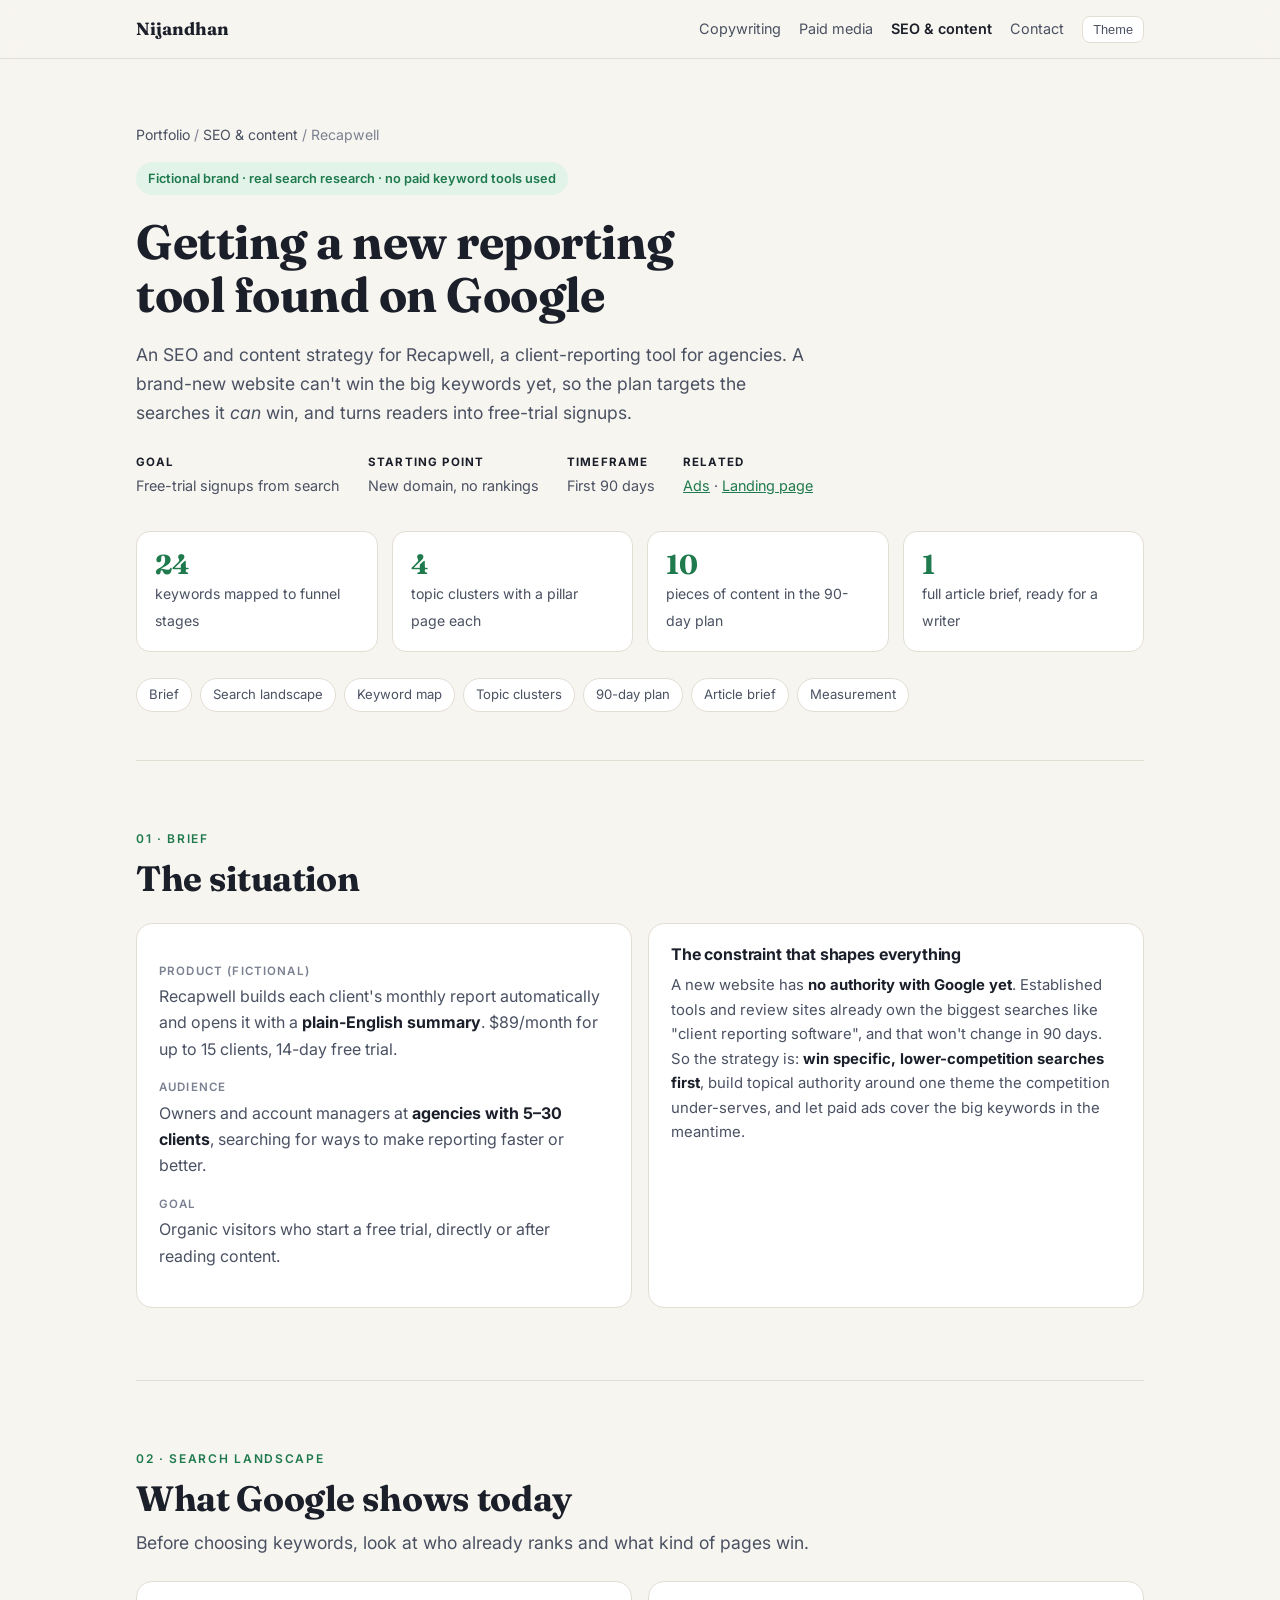
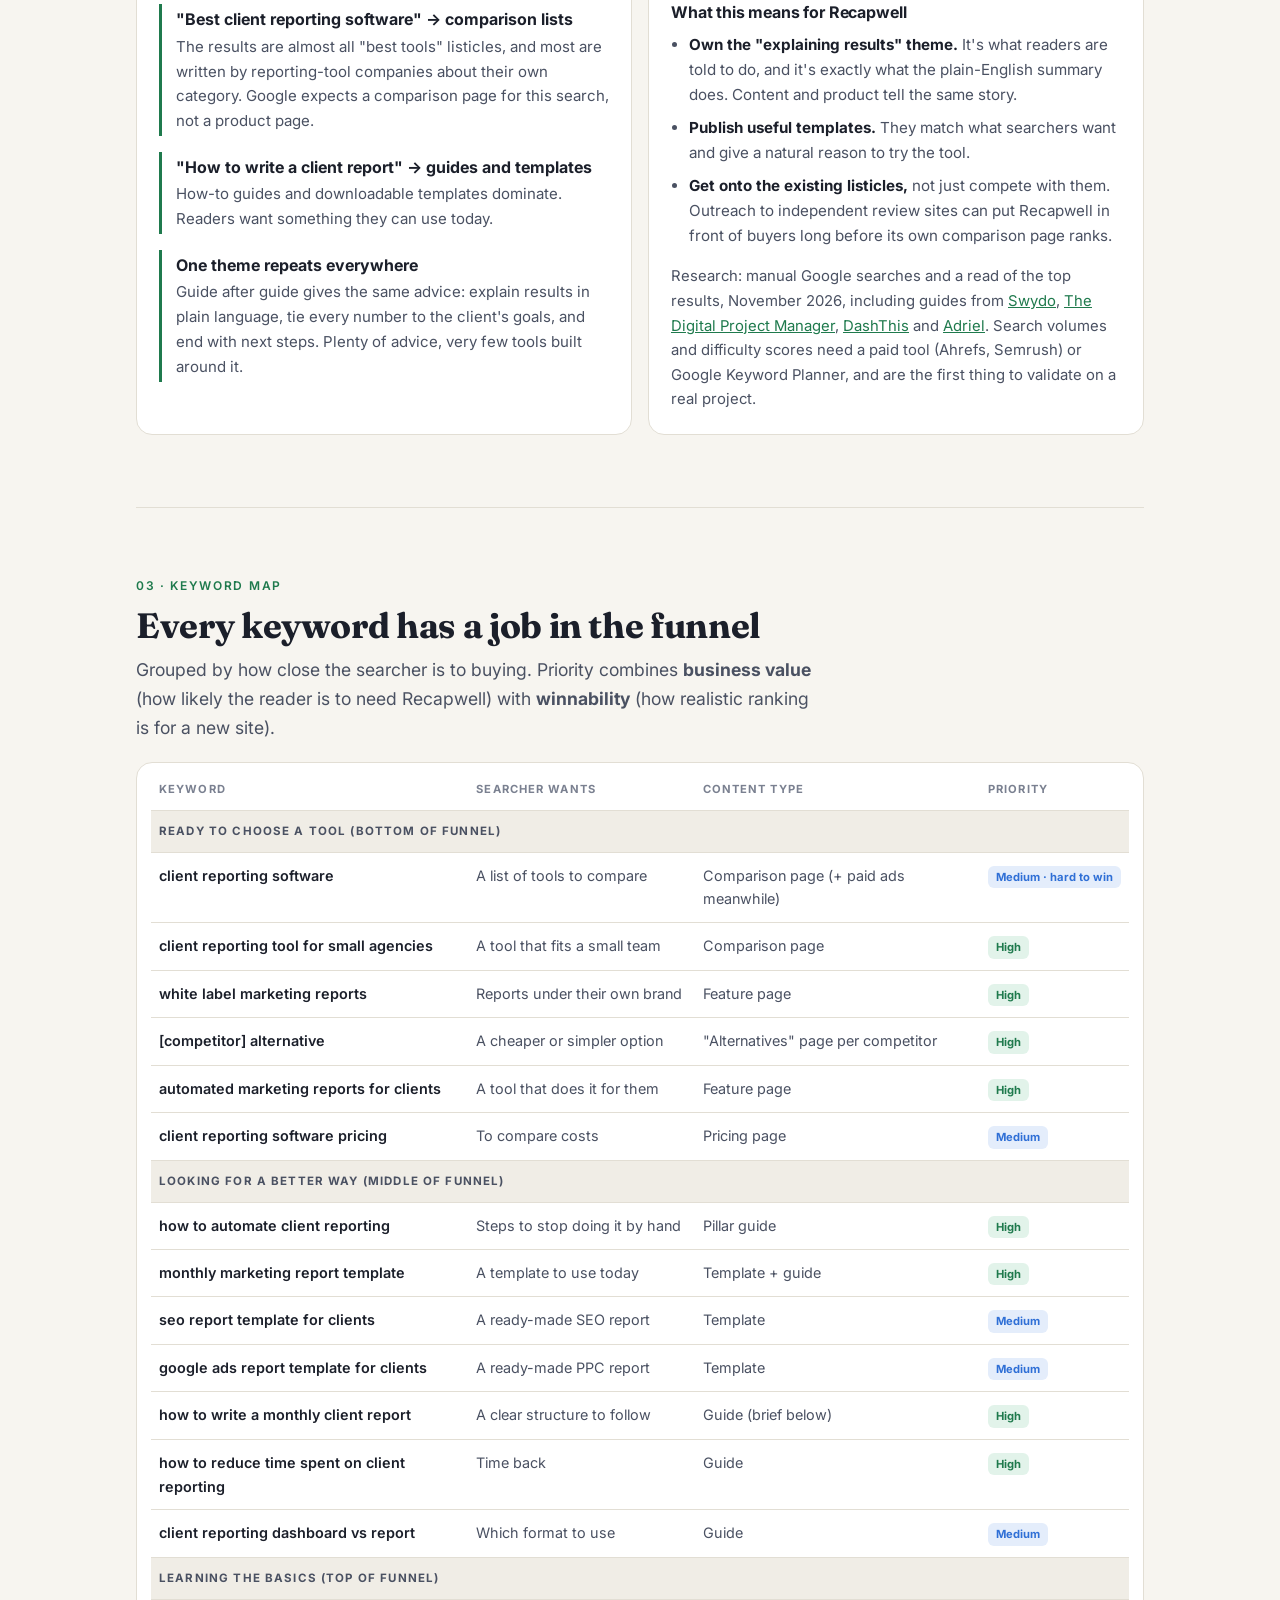
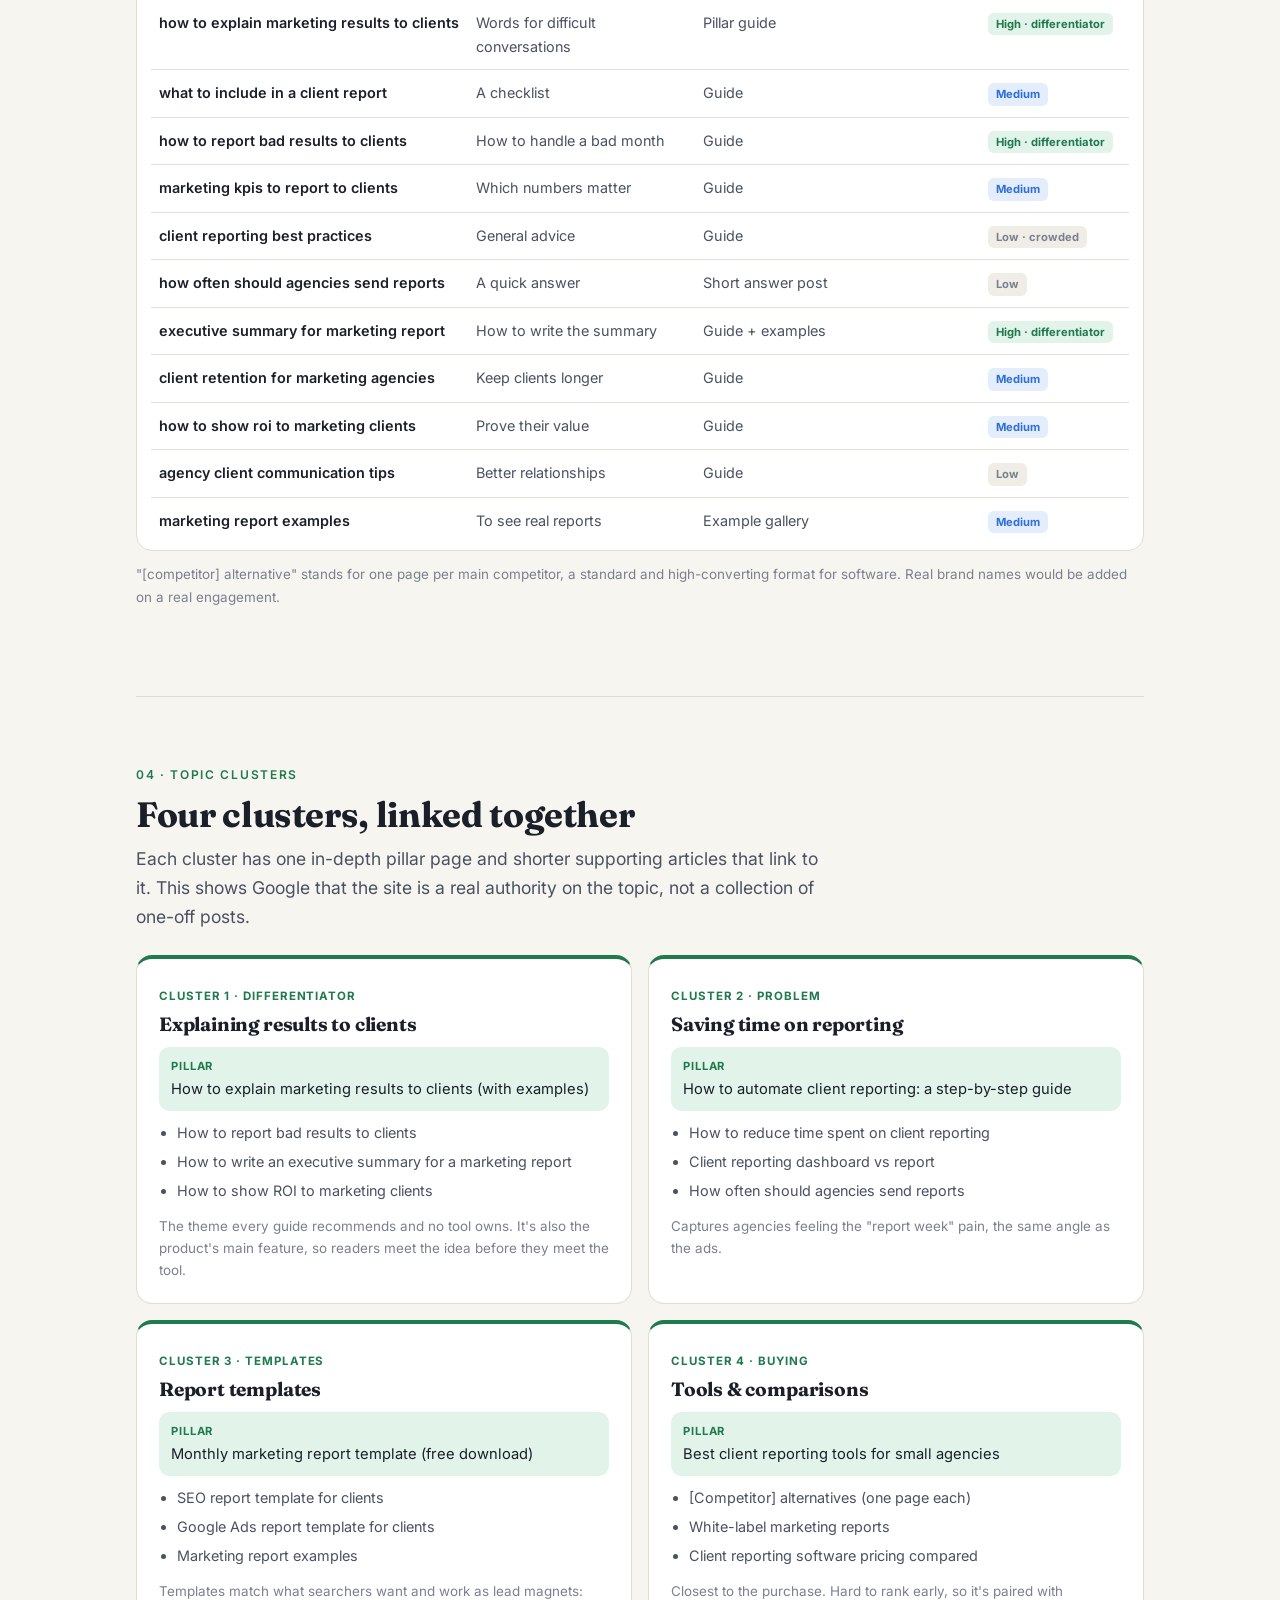
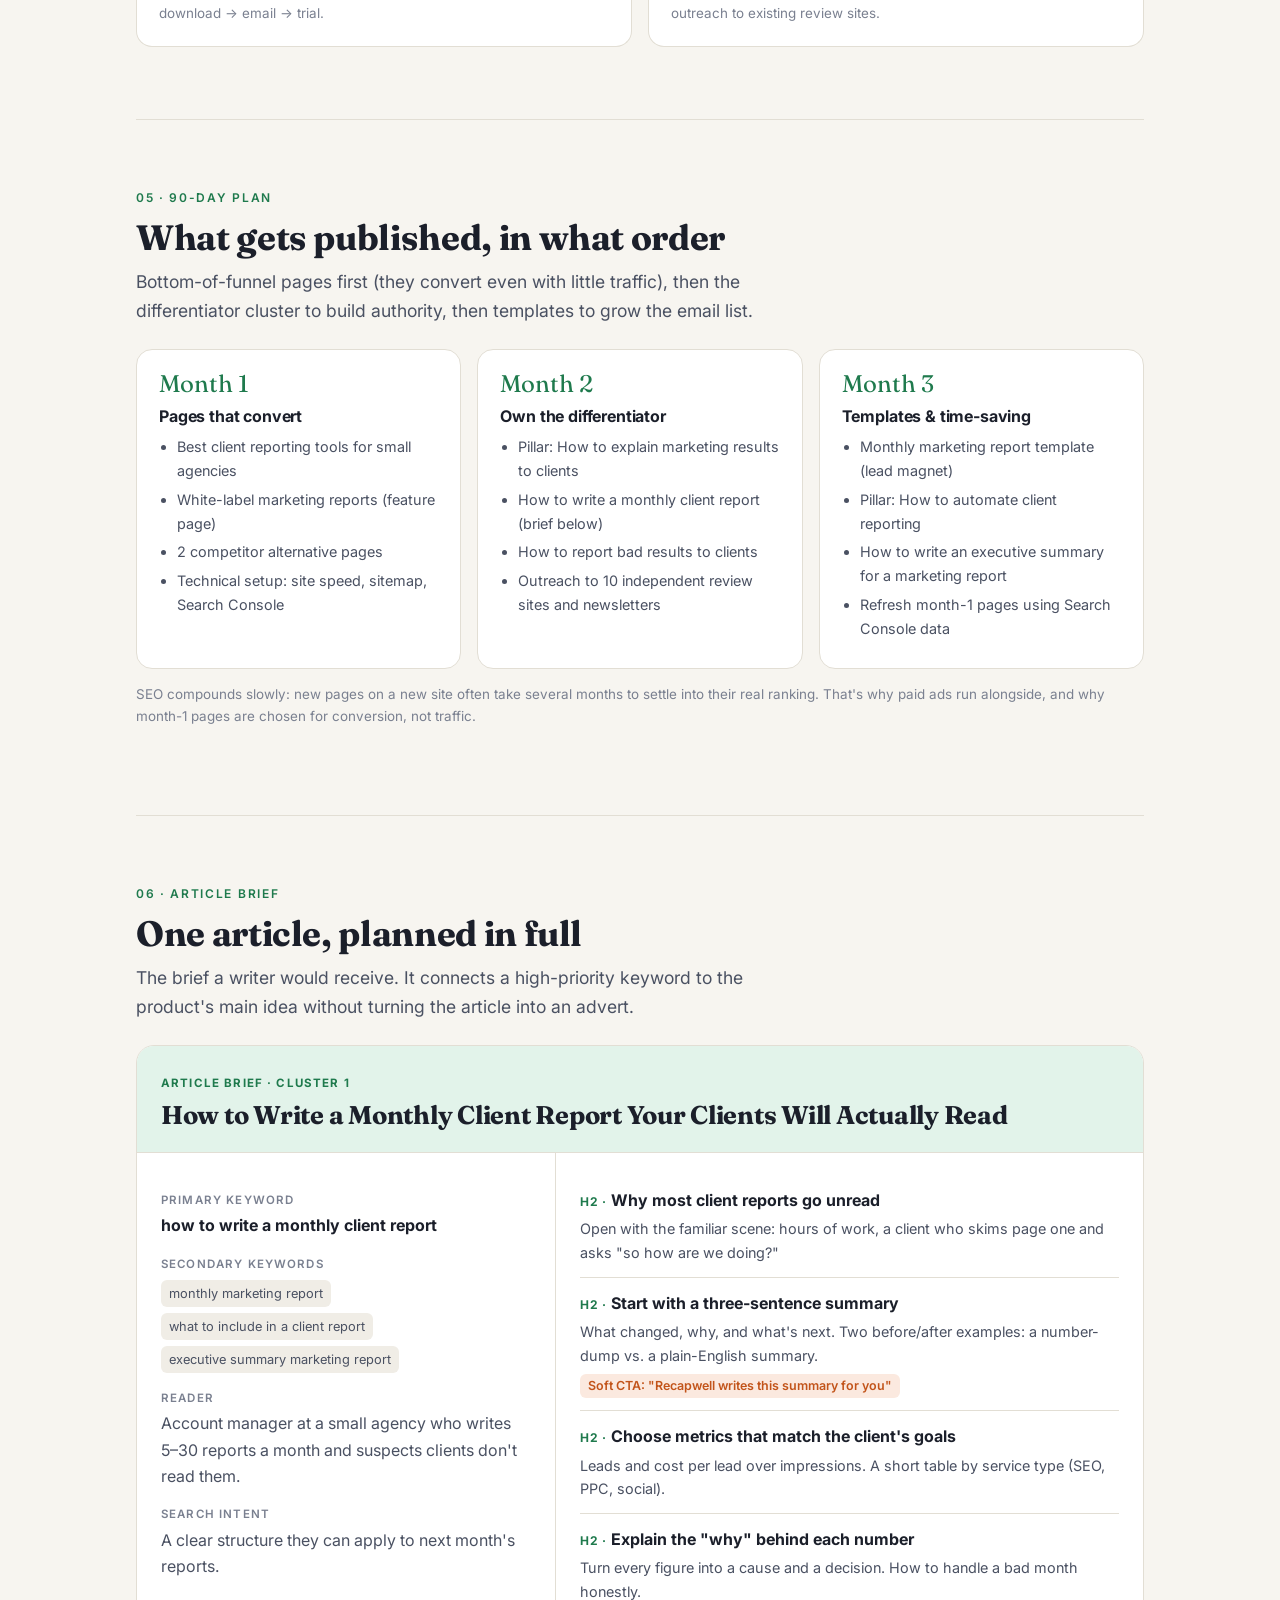
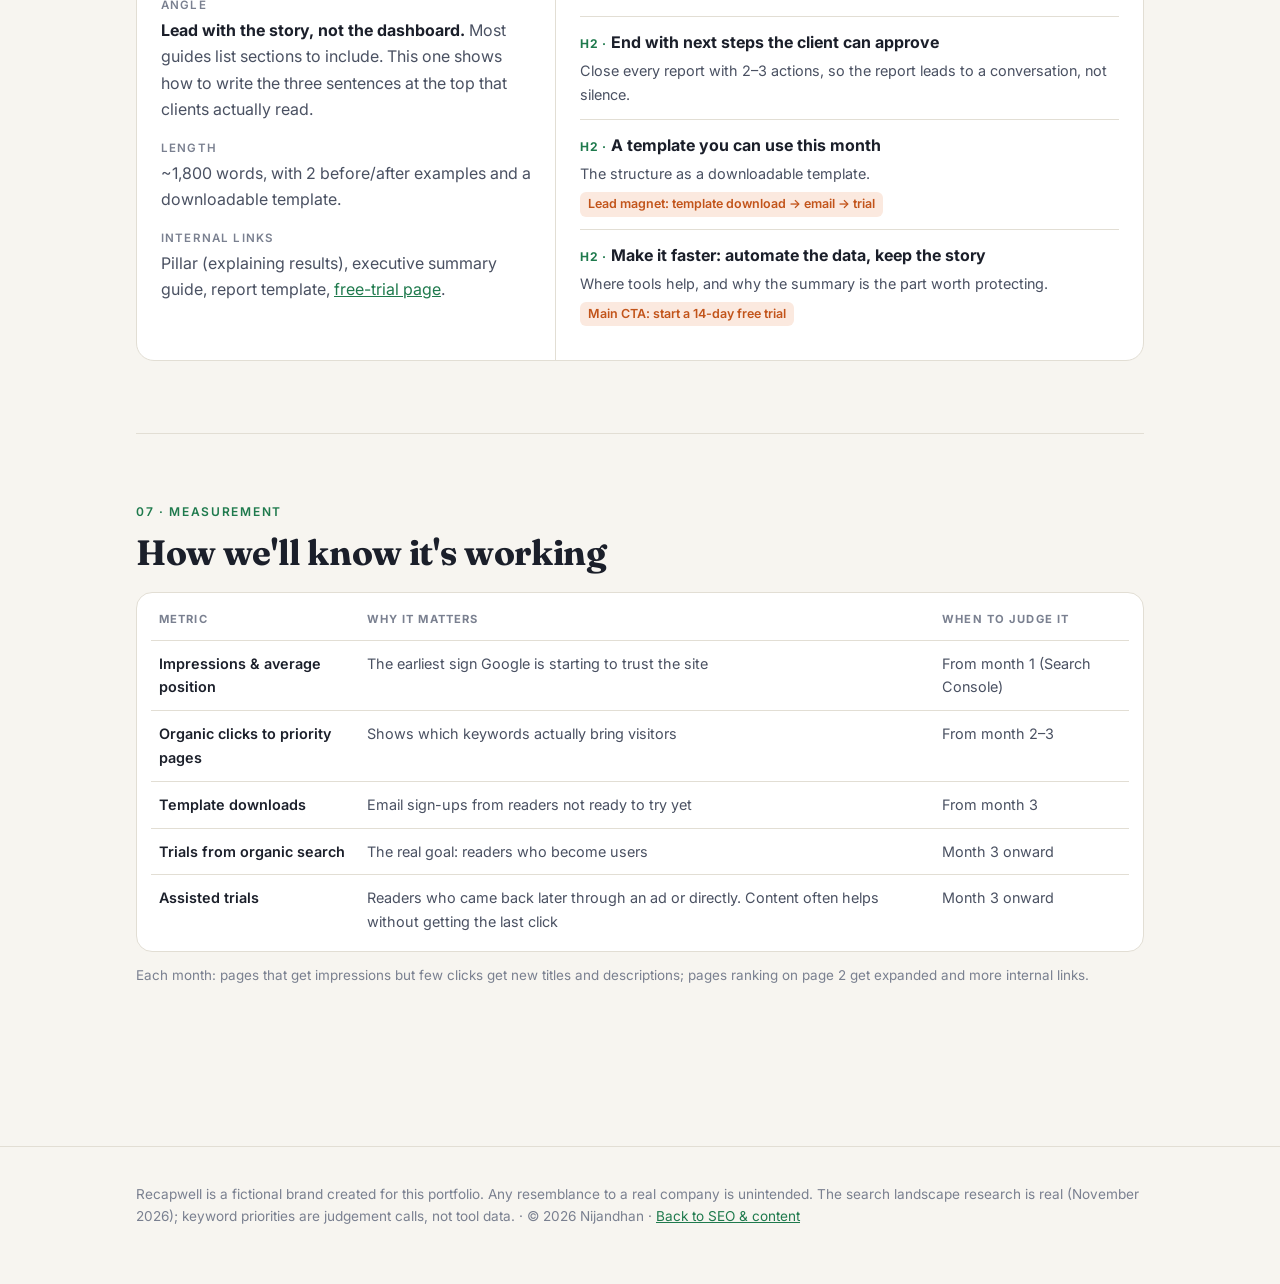
<file: seo-content/recapwell-content-strategy/index.html>
<!doctype html>
<html lang="en">
<head>
<meta charset="utf-8">
<meta name="viewport" content="width=device-width, initial-scale=1">
<title>Recapwell Content Strategy · Nijandhan</title>
<meta name="description" content="SEO and content strategy case study for Recapwell, a fictional client-reporting tool: search landscape, keyword map by funnel stage, topic clusters, a 90-day plan and a full article brief.">
<link rel="preconnect" href="https://fonts.googleapis.com">
<link rel="preconnect" href="https://fonts.gstatic.com" crossorigin>
<link href="https://fonts.googleapis.com/css2?family=Fraunces:opsz,wght@9..144,600;9..144,700&family=Inter:wght@400;500;600;700&display=swap" rel="stylesheet">
<link rel="stylesheet" href="../../assets/site.css?v=2">
<style>
body{--accent:var(--c3);--accent-soft:var(--c3-soft)}
.notice{display:inline-flex;gap:8px;align-items:center;background:var(--c3-soft);color:var(--c3);border-radius:999px;padding:6px 12px;font-size:.8rem;font-weight:600;margin-bottom:1.2rem}
.meta{display:flex;flex-wrap:wrap;gap:10px 28px;margin-top:26px;color:var(--ink-2);font-size:.9rem}
.meta b{color:var(--ink);display:block;font-size:.72rem;text-transform:uppercase;letter-spacing:.1em;margin-bottom:2px}
.stats{display:grid;gap:14px;margin-top:34px}
@media(min-width:760px){.stats{grid-template-columns:repeat(4,1fr)}}
.stat{background:var(--surface);border:1px solid var(--line);border-radius:14px;padding:18px}
.stat strong{display:block;font-family:Fraunces,serif;font-size:1.7rem;color:var(--c3);line-height:1.1}
.stat span{font-size:.88rem;color:var(--ink-2)}
.toc{display:flex;flex-wrap:wrap;gap:8px;margin-top:26px}
.toc a{font-size:.82rem;text-decoration:none;color:var(--ink-2);border:1px solid var(--line);background:var(--surface);border-radius:999px;padding:5px 12px}
.two{display:grid;gap:16px;margin-top:24px}
@media(min-width:800px){.two{grid-template-columns:1fr 1fr}}
.kv dt{font-size:.72rem;text-transform:uppercase;letter-spacing:.1em;color:var(--muted);font-weight:600}
.kv dd{margin:.15rem 0 1rem;color:var(--ink-2)}
.kv dd b{color:var(--ink)}
.note{font-size:.84rem;color:var(--muted)}
.find{border-left:3px solid var(--c3);padding:2px 0 2px 14px;margin:0 0 16px}
.find b{color:var(--ink);display:block;margin-bottom:2px}
.find p{margin:0;color:var(--ink-2);font-size:.94rem}
.card h3.t{font-family:Inter,sans-serif;font-size:1rem;font-weight:700;margin-bottom:.6rem}
/* tables */
.tblwrap{overflow-x:auto;background:var(--surface);border:1px solid var(--line);border-radius:16px;padding:6px 14px;margin-top:20px}
.tbl{width:100%;border-collapse:collapse;font-size:.9rem;min-width:640px}
.tbl th,.tbl td{text-align:left;padding:11px 8px;border-bottom:1px solid var(--line);vertical-align:top}
.tbl tr:last-child td{border-bottom:0}
.tbl th{font-size:.7rem;text-transform:uppercase;letter-spacing:.1em;color:var(--muted)}
.tbl td{color:var(--ink-2)}
.tbl td:first-child{color:var(--ink);font-weight:600}
.tbl tr.grp td{background:var(--surface-2);font-size:.72rem;font-weight:700;letter-spacing:.1em;text-transform:uppercase;color:var(--ink-2)}
.pri{display:inline-block;font-size:.7rem;font-weight:700;border-radius:6px;padding:2px 8px;white-space:nowrap}
.pri.h{background:var(--c3-soft);color:var(--c3)}
.pri.m{background:var(--c2-soft);color:var(--c2)}
.pri.l{background:var(--surface-2);color:var(--muted)}
/* clusters */
.clusters{display:grid;gap:16px;margin-top:24px}
@media(min-width:820px){.clusters{grid-template-columns:1fr 1fr}}
.cluster{background:var(--surface);border:1px solid var(--line);border-radius:16px;padding:22px;border-top:4px solid var(--c3)}
.cluster .lbl{font-size:.72rem;font-weight:700;letter-spacing:.08em;text-transform:uppercase;color:var(--c3)}
.cluster h3{font-size:1.2rem;margin:.4rem 0 .7rem}
.pillar{background:var(--c3-soft);border-radius:10px;padding:10px 12px;font-size:.92rem;color:var(--ink);margin-bottom:10px}
.pillar small{display:block;font-size:.7rem;font-weight:700;letter-spacing:.08em;text-transform:uppercase;color:var(--c3);margin-bottom:2px}
.cluster ul{margin:0;padding-left:18px;color:var(--ink-2);font-size:.9rem}
.cluster li{margin-bottom:5px}
.cluster .why{font-size:.84rem;color:var(--muted);margin:12px 0 0}
/* timeline */
.months{display:grid;gap:16px;margin-top:24px}
@media(min-width:820px){.months{grid-template-columns:repeat(3,1fr)}}
.month{background:var(--surface);border:1px solid var(--line);border-radius:16px;padding:22px}
.month .m{font-family:Fraunces,serif;font-size:1.5rem;color:var(--c3);line-height:1}
.month h3{font-family:Inter,sans-serif;font-size:1rem;font-weight:700;margin:.5rem 0 .6rem}
.month ul{margin:0;padding-left:18px;color:var(--ink-2);font-size:.9rem}
.month li{margin-bottom:5px}
/* brief */
.brief{background:var(--surface);border:1px solid var(--line);border-radius:18px;overflow:hidden;margin-top:24px}
.brief .bh{padding:22px 24px;border-bottom:1px solid var(--line);background:var(--c3-soft)}
.brief .bh small{font-size:.72rem;font-weight:700;letter-spacing:.1em;text-transform:uppercase;color:var(--c3)}
.brief .bh h3{font-size:clamp(1.25rem,2.6vw,1.6rem);margin:.4rem 0 0}
.brief .bg{display:grid;gap:0}
@media(min-width:820px){.brief .bg{grid-template-columns:1fr 1.4fr}}
.brief .side{padding:22px 24px;border-bottom:1px solid var(--line)}
@media(min-width:820px){.brief .side{border-bottom:0;border-right:1px solid var(--line)}}
.brief .main{padding:22px 24px}
.outline{list-style:none;margin:0;padding:0;counter-reset:h}
.outline > li{padding:12px 0;border-bottom:1px solid var(--line)}
.outline > li:last-child{border-bottom:0}
.outline > li > b{display:block;color:var(--ink)}
.outline > li > b::before{counter-increment:h;content:"H2 · ";color:var(--c3);font-size:.75rem;letter-spacing:.06em}
.outline p{margin:4px 0 0;font-size:.9rem;color:var(--ink-2)}
.outline .cta{display:inline-block;margin-top:6px;font-size:.78rem;font-weight:600;color:var(--c1);background:var(--c1-soft);border-radius:6px;padding:2px 8px}
.chips{display:flex;flex-wrap:wrap;gap:6px;margin-top:6px}
.chips span{font-size:.8rem;background:var(--surface-2);border-radius:6px;padding:3px 8px;color:var(--ink-2)}
</style>
</head>
<body class="r3">

<header class="topbar">
  <div class="wrap">
    <a class="brand" href="../../">Nijandhan</a>
    <nav><a href="../../copywriting/">Copywriting</a><a href="../../paid-media/">Paid media</a><a href="../" aria-current="page">SEO &amp; content</a><a href="../../#contact">Contact</a></nav>
    <button class="theme-btn" id="themeBtn" type="button" aria-label="Toggle colour theme">Theme</button>
  </div>
</header>

<main class="wrap">

  <section class="hero small">
    <span class="crumb"><a href="../../">Portfolio</a> / <a href="../">SEO &amp; content</a> / Recapwell</span>
    <span class="notice">Fictional brand · real search research · no paid keyword tools used</span>
    <h1>Getting a new reporting tool found on Google</h1>
    <p class="lede">An SEO and content strategy for Recapwell, a client-reporting tool for agencies. A brand-new website can't win the big keywords yet, so the plan targets the searches it <em>can</em> win, and turns readers into free-trial signups.</p>
    <div class="meta">
      <div><b>Goal</b>Free-trial signups from search</div>
      <div><b>Starting point</b>New domain, no rankings</div>
      <div><b>Timeframe</b>First 90 days</div>
      <div><b>Related</b><a href="../../paid-media/recapwell-campaign/">Ads</a> · <a href="../../copywriting/recapwell-landing-page/">Landing page</a></div>
    </div>
    <div class="stats">
      <div class="stat"><strong>24</strong><span>keywords mapped to funnel stages</span></div>
      <div class="stat"><strong>4</strong><span>topic clusters with a pillar page each</span></div>
      <div class="stat"><strong>10</strong><span>pieces of content in the 90-day plan</span></div>
      <div class="stat"><strong>1</strong><span>full article brief, ready for a writer</span></div>
    </div>
    <nav class="toc" aria-label="On this page"><a href="#brief">Brief</a><a href="#landscape">Search landscape</a><a href="#keywords">Keyword map</a><a href="#clusters">Topic clusters</a><a href="#plan">90-day plan</a><a href="#article">Article brief</a><a href="#measure">Measurement</a></nav>
  </section>

  <!-- BRIEF -->
  <section id="brief">
    <span class="eyebrow">01 · Brief</span>
    <h2>The situation</h2>
    <div class="two">
      <div class="card">
        <dl class="kv">
          <dt>Product (fictional)</dt>
          <dd>Recapwell builds each client's monthly report automatically and opens it with a <b>plain-English summary</b>. $89/month for up to 15 clients, 14-day free trial.</dd>
          <dt>Audience</dt>
          <dd>Owners and account managers at <b>agencies with 5–30 clients</b>, searching for ways to make reporting faster or better.</dd>
          <dt>Goal</dt>
          <dd>Organic visitors who start a free trial, directly or after reading content.</dd>
        </dl>
      </div>
      <div class="card">
        <h3 class="t">The constraint that shapes everything</h3>
        <p style="color:var(--ink-2)">A new website has <b style="color:var(--ink)">no authority with Google yet</b>. Established tools and review sites already own the biggest searches like "client reporting software", and that won't change in 90 days.</p>
        <p style="color:var(--ink-2);margin:0">So the strategy is: <b style="color:var(--ink)">win specific, lower-competition searches first</b>, build topical authority around one theme the competition under-serves, and let paid ads cover the big keywords in the meantime.</p>
      </div>
    </div>
  </section>

  <!-- LANDSCAPE -->
  <section id="landscape">
    <span class="eyebrow">02 · Search landscape</span>
    <h2>What Google shows today</h2>
    <p class="lede">Before choosing keywords, look at who already ranks and what kind of pages win.</p>
    <div class="two">
      <div class="card">
        <div class="find"><b>"Best client reporting software" → comparison lists</b><p>The results are almost all "best tools" listicles, and most are written by reporting-tool companies about their own category. Google expects a comparison page for this search, not a product page.</p></div>
        <div class="find"><b>"How to write a client report" → guides and templates</b><p>How-to guides and downloadable templates dominate. Readers want something they can use today.</p></div>
        <div class="find"><b>One theme repeats everywhere</b><p>Guide after guide gives the same advice: explain results in plain language, tie every number to the client's goals, and end with next steps. Plenty of advice, very few tools built around it.</p></div>
      </div>
      <div class="card">
        <h3 class="t">What this means for Recapwell</h3>
        <ul style="margin:0 0 1rem;padding-left:18px;color:var(--ink-2);font-size:.95rem">
          <li style="margin-bottom:8px"><b style="color:var(--ink)">Own the "explaining results" theme.</b> It's what readers are told to do, and it's exactly what the plain-English summary does. Content and product tell the same story.</li>
          <li style="margin-bottom:8px"><b style="color:var(--ink)">Publish useful templates.</b> They match what searchers want and give a natural reason to try the tool.</li>
          <li><b style="color:var(--ink)">Get onto the existing listicles,</b> not just compete with them. Outreach to independent review sites can put Recapwell in front of buyers long before its own comparison page ranks.</li>
        </ul>
        <p class="note" style="margin:0">Research: manual Google searches and a read of the top results, November 2026, including guides from <a href="https://www.swydo.com/blog/best-client-reporting-software/">Swydo</a>, <a href="https://thedigitalprojectmanager.com/tools/best-client-reporting-software/">The Digital Project Manager</a>, <a href="https://dashthis.com/blog/monthly-marketing-reports-for-clients/">DashThis</a> and <a href="https://en.adriel.com/blog/monthly-marketing-report">Adriel</a>. Search volumes and difficulty scores need a paid tool (Ahrefs, Semrush) or Google Keyword Planner, and are the first thing to validate on a real project.</p>
      </div>
    </div>
  </section>

  <!-- KEYWORDS -->
  <section id="keywords">
    <span class="eyebrow">03 · Keyword map</span>
    <h2>Every keyword has a job in the funnel</h2>
    <p class="lede">Grouped by how close the searcher is to buying. Priority combines <b>business value</b> (how likely the reader is to need Recapwell) with <b>winnability</b> (how realistic ranking is for a new site).</p>
    <div class="tblwrap">
      <table class="tbl">
        <thead><tr><th>Keyword</th><th>Searcher wants</th><th>Content type</th><th>Priority</th></tr></thead>
        <tbody>
          <tr class="grp"><td colspan="4">Ready to choose a tool (bottom of funnel)</td></tr>
          <tr><td>client reporting software</td><td>A list of tools to compare</td><td>Comparison page (+ paid ads meanwhile)</td><td><span class="pri m">Medium · hard to win</span></td></tr>
          <tr><td>client reporting tool for small agencies</td><td>A tool that fits a small team</td><td>Comparison page</td><td><span class="pri h">High</span></td></tr>
          <tr><td>white label marketing reports</td><td>Reports under their own brand</td><td>Feature page</td><td><span class="pri h">High</span></td></tr>
          <tr><td>[competitor] alternative</td><td>A cheaper or simpler option</td><td>"Alternatives" page per competitor</td><td><span class="pri h">High</span></td></tr>
          <tr><td>automated marketing reports for clients</td><td>A tool that does it for them</td><td>Feature page</td><td><span class="pri h">High</span></td></tr>
          <tr><td>client reporting software pricing</td><td>To compare costs</td><td>Pricing page</td><td><span class="pri m">Medium</span></td></tr>
          <tr class="grp"><td colspan="4">Looking for a better way (middle of funnel)</td></tr>
          <tr><td>how to automate client reporting</td><td>Steps to stop doing it by hand</td><td>Pillar guide</td><td><span class="pri h">High</span></td></tr>
          <tr><td>monthly marketing report template</td><td>A template to use today</td><td>Template + guide</td><td><span class="pri h">High</span></td></tr>
          <tr><td>seo report template for clients</td><td>A ready-made SEO report</td><td>Template</td><td><span class="pri m">Medium</span></td></tr>
          <tr><td>google ads report template for clients</td><td>A ready-made PPC report</td><td>Template</td><td><span class="pri m">Medium</span></td></tr>
          <tr><td>how to write a monthly client report</td><td>A clear structure to follow</td><td>Guide (brief below)</td><td><span class="pri h">High</span></td></tr>
          <tr><td>how to reduce time spent on client reporting</td><td>Time back</td><td>Guide</td><td><span class="pri h">High</span></td></tr>
          <tr><td>client reporting dashboard vs report</td><td>Which format to use</td><td>Guide</td><td><span class="pri m">Medium</span></td></tr>
          <tr class="grp"><td colspan="4">Learning the basics (top of funnel)</td></tr>
          <tr><td>how to explain marketing results to clients</td><td>Words for difficult conversations</td><td>Pillar guide</td><td><span class="pri h">High · differentiator</span></td></tr>
          <tr><td>what to include in a client report</td><td>A checklist</td><td>Guide</td><td><span class="pri m">Medium</span></td></tr>
          <tr><td>how to report bad results to clients</td><td>How to handle a bad month</td><td>Guide</td><td><span class="pri h">High · differentiator</span></td></tr>
          <tr><td>marketing kpis to report to clients</td><td>Which numbers matter</td><td>Guide</td><td><span class="pri m">Medium</span></td></tr>
          <tr><td>client reporting best practices</td><td>General advice</td><td>Guide</td><td><span class="pri l">Low · crowded</span></td></tr>
          <tr><td>how often should agencies send reports</td><td>A quick answer</td><td>Short answer post</td><td><span class="pri l">Low</span></td></tr>
          <tr><td>executive summary for marketing report</td><td>How to write the summary</td><td>Guide + examples</td><td><span class="pri h">High · differentiator</span></td></tr>
          <tr><td>client retention for marketing agencies</td><td>Keep clients longer</td><td>Guide</td><td><span class="pri m">Medium</span></td></tr>
          <tr><td>how to show roi to marketing clients</td><td>Prove their value</td><td>Guide</td><td><span class="pri m">Medium</span></td></tr>
          <tr><td>agency client communication tips</td><td>Better relationships</td><td>Guide</td><td><span class="pri l">Low</span></td></tr>
          <tr><td>marketing report examples</td><td>To see real reports</td><td>Example gallery</td><td><span class="pri m">Medium</span></td></tr>
        </tbody>
      </table>
    </div>
    <p class="note" style="margin-top:12px">"[competitor] alternative" stands for one page per main competitor, a standard and high-converting format for software. Real brand names would be added on a real engagement.</p>
  </section>

  <!-- CLUSTERS -->
  <section id="clusters">
    <span class="eyebrow">04 · Topic clusters</span>
    <h2>Four clusters, linked together</h2>
    <p class="lede">Each cluster has one in-depth pillar page and shorter supporting articles that link to it. This shows Google that the site is a real authority on the topic, not a collection of one-off posts.</p>
    <div class="clusters">
      <div class="cluster">
        <span class="lbl">Cluster 1 · Differentiator</span>
        <h3>Explaining results to clients</h3>
        <div class="pillar"><small>Pillar</small>How to explain marketing results to clients (with examples)</div>
        <ul><li>How to report bad results to clients</li><li>How to write an executive summary for a marketing report</li><li>How to show ROI to marketing clients</li></ul>
        <p class="why">The theme every guide recommends and no tool owns. It's also the product's main feature, so readers meet the idea before they meet the tool.</p>
      </div>
      <div class="cluster">
        <span class="lbl">Cluster 2 · Problem</span>
        <h3>Saving time on reporting</h3>
        <div class="pillar"><small>Pillar</small>How to automate client reporting: a step-by-step guide</div>
        <ul><li>How to reduce time spent on client reporting</li><li>Client reporting dashboard vs report</li><li>How often should agencies send reports</li></ul>
        <p class="why">Captures agencies feeling the "report week" pain, the same angle as the ads.</p>
      </div>
      <div class="cluster">
        <span class="lbl">Cluster 3 · Templates</span>
        <h3>Report templates</h3>
        <div class="pillar"><small>Pillar</small>Monthly marketing report template (free download)</div>
        <ul><li>SEO report template for clients</li><li>Google Ads report template for clients</li><li>Marketing report examples</li></ul>
        <p class="why">Templates match what searchers want and work as lead magnets: download → email → trial.</p>
      </div>
      <div class="cluster">
        <span class="lbl">Cluster 4 · Buying</span>
        <h3>Tools &amp; comparisons</h3>
        <div class="pillar"><small>Pillar</small>Best client reporting tools for small agencies</div>
        <ul><li>[Competitor] alternatives (one page each)</li><li>White-label marketing reports</li><li>Client reporting software pricing compared</li></ul>
        <p class="why">Closest to the purchase. Hard to rank early, so it's paired with outreach to existing review sites.</p>
      </div>
    </div>
  </section>

  <!-- PLAN -->
  <section id="plan">
    <span class="eyebrow">05 · 90-day plan</span>
    <h2>What gets published, in what order</h2>
    <p class="lede">Bottom-of-funnel pages first (they convert even with little traffic), then the differentiator cluster to build authority, then templates to grow the email list.</p>
    <div class="months">
      <div class="month"><span class="m">Month 1</span><h3>Pages that convert</h3><ul><li>Best client reporting tools for small agencies</li><li>White-label marketing reports (feature page)</li><li>2 competitor alternative pages</li><li>Technical setup: site speed, sitemap, Search Console</li></ul></div>
      <div class="month"><span class="m">Month 2</span><h3>Own the differentiator</h3><ul><li>Pillar: How to explain marketing results to clients</li><li>How to write a monthly client report (brief below)</li><li>How to report bad results to clients</li><li>Outreach to 10 independent review sites and newsletters</li></ul></div>
      <div class="month"><span class="m">Month 3</span><h3>Templates &amp; time-saving</h3><ul><li>Monthly marketing report template (lead magnet)</li><li>Pillar: How to automate client reporting</li><li>How to write an executive summary for a marketing report</li><li>Refresh month-1 pages using Search Console data</li></ul></div>
    </div>
    <p class="note" style="margin-top:14px">SEO compounds slowly: new pages on a new site often take several months to settle into their real ranking. That's why paid ads run alongside, and why month-1 pages are chosen for conversion, not traffic.</p>
  </section>

  <!-- ARTICLE BRIEF -->
  <section id="article">
    <span class="eyebrow">06 · Article brief</span>
    <h2>One article, planned in full</h2>
    <p class="lede">The brief a writer would receive. It connects a high-priority keyword to the product's main idea without turning the article into an advert.</p>
    <div class="brief">
      <div class="bh"><small>Article brief · Cluster 1</small><h3>How to Write a Monthly Client Report Your Clients Will Actually Read</h3></div>
      <div class="bg">
        <div class="side">
          <dl class="kv">
            <dt>Primary keyword</dt><dd><b>how to write a monthly client report</b></dd>
            <dt>Secondary keywords</dt><dd><div class="chips"><span>monthly marketing report</span><span>what to include in a client report</span><span>executive summary marketing report</span></div></dd>
            <dt>Reader</dt><dd>Account manager at a small agency who writes 5–30 reports a month and suspects clients don't read them.</dd>
            <dt>Search intent</dt><dd>A clear structure they can apply to next month's reports.</dd>
            <dt>Angle</dt><dd><b>Lead with the story, not the dashboard.</b> Most guides list sections to include. This one shows how to write the three sentences at the top that clients actually read.</dd>
            <dt>Length</dt><dd>~1,800 words, with 2 before/after examples and a downloadable template.</dd>
            <dt>Internal links</dt><dd>Pillar (explaining results), executive summary guide, report template, <a href="../../copywriting/recapwell-landing-page/">free-trial page</a>.</dd>
          </dl>
        </div>
        <div class="main">
          <ol class="outline">
            <li><b>Why most client reports go unread</b><p>Open with the familiar scene: hours of work, a client who skims page one and asks "so how are we doing?"</p></li>
            <li><b>Start with a three-sentence summary</b><p>What changed, why, and what's next. Two before/after examples: a number-dump vs. a plain-English summary.</p><span class="cta">Soft CTA: "Recapwell writes this summary for you"</span></li>
            <li><b>Choose metrics that match the client's goals</b><p>Leads and cost per lead over impressions. A short table by service type (SEO, PPC, social).</p></li>
            <li><b>Explain the "why" behind each number</b><p>Turn every figure into a cause and a decision. How to handle a bad month honestly.</p></li>
            <li><b>End with next steps the client can approve</b><p>Close every report with 2–3 actions, so the report leads to a conversation, not silence.</p></li>
            <li><b>A template you can use this month</b><p>The structure as a downloadable template.</p><span class="cta">Lead magnet: template download → email → trial</span></li>
            <li><b>Make it faster: automate the data, keep the story</b><p>Where tools help, and why the summary is the part worth protecting.</p><span class="cta">Main CTA: start a 14-day free trial</span></li>
          </ol>
        </div>
      </div>
    </div>
  </section>

  <!-- MEASURE -->
  <section id="measure">
    <span class="eyebrow">07 · Measurement</span>
    <h2>How we'll know it's working</h2>
    <div class="tblwrap">
      <table class="tbl">
        <thead><tr><th>Metric</th><th>Why it matters</th><th>When to judge it</th></tr></thead>
        <tbody>
          <tr><td>Impressions &amp; average position</td><td>The earliest sign Google is starting to trust the site</td><td>From month 1 (Search Console)</td></tr>
          <tr><td>Organic clicks to priority pages</td><td>Shows which keywords actually bring visitors</td><td>From month 2–3</td></tr>
          <tr><td>Template downloads</td><td>Email sign-ups from readers not ready to try yet</td><td>From month 3</td></tr>
          <tr><td>Trials from organic search</td><td>The real goal: readers who become users</td><td>Month 3 onward</td></tr>
          <tr><td>Assisted trials</td><td>Readers who came back later through an ad or directly. Content often helps without getting the last click</td><td>Month 3 onward</td></tr>
        </tbody>
      </table>
    </div>
    <p class="note" style="margin-top:12px">Each month: pages that get impressions but few clicks get new titles and descriptions; pages ranking on page 2 get expanded and more internal links.</p>
  </section>

</main>

<footer>
  <div class="wrap">Recapwell is a fictional brand created for this portfolio. Any resemblance to a real company is unintended. The search landscape research is real (November 2026); keyword priorities are judgement calls, not tool data. · © 2026 Nijandhan · <a href="../">Back to SEO &amp; content</a></div>
</footer>
<script src="../../assets/theme.js?v=2"></script>
</body>
</html>
</file>
<file: assets/site.css>
/* Shared styles for the portfolio home page and section pages.
   Case-study pages add their own page-specific styles on top. */
:root{
  --bg:#f7f5f0; --surface:#ffffff; --surface-2:#f0ede6; --ink:#1b1f2a; --ink-2:#4a5162; --muted:#7a8090;
  --line:#e2ded4; --accent:#c2541a; --accent-ink:#ffffff; --accent-soft:#fbe9df;
  --c1:#c2541a; --c1-soft:#fbe9df;   /* copywriting */
  --c2:#2f6fd6; --c2-soft:#e4edfb;   /* paid media */
  --c3:#1f7a4d; --c3-soft:#e2f3ea;   /* seo & content */
  --radius:16px; --shadow:0 1px 2px rgba(20,20,40,.06),0 10px 34px rgba(20,20,40,.07);
}
@media (prefers-color-scheme: dark){
  :root:not([data-theme="light"]){
    --bg:#13151b; --surface:#1b1e26; --surface-2:#232733; --ink:#eceae4; --ink-2:#b6b9c3; --muted:#8a8f9c;
    --line:#2e3240; --accent:#ef8a4f; --accent-ink:#1a0f08; --accent-soft:#3a2418;
    --c1:#ef8a4f; --c1-soft:#3a2418; --c2:#7aa7f5; --c2-soft:#1c2a44; --c3:#5fcf95; --c3-soft:#173326;
    --shadow:0 1px 2px rgba(0,0,0,.3),0 10px 34px rgba(0,0,0,.35);
  }
}
:root[data-theme="dark"]{
  --bg:#13151b; --surface:#1b1e26; --surface-2:#232733; --ink:#eceae4; --ink-2:#b6b9c3; --muted:#8a8f9c;
  --line:#2e3240; --accent:#ef8a4f; --accent-ink:#1a0f08; --accent-soft:#3a2418;
  --c1:#ef8a4f; --c1-soft:#3a2418; --c2:#7aa7f5; --c2-soft:#1c2a44; --c3:#5fcf95; --c3-soft:#173326;
  --shadow:0 1px 2px rgba(0,0,0,.3),0 10px 34px rgba(0,0,0,.35);
}
*{box-sizing:border-box}
body{margin:0;background:var(--bg);color:var(--ink);font:16px/1.65 Inter,system-ui,-apple-system,Segoe UI,sans-serif;-webkit-font-smoothing:antialiased}
.wrap{max-width:1040px;margin:0 auto;padding:0 16px}
h1,h2,h3{font-family:Fraunces,Georgia,serif;line-height:1.12;letter-spacing:-.01em;margin:0}
p{margin:0 0 1rem}
a{color:var(--accent)}
.eyebrow{display:block;font:600 .75rem/1 Inter,sans-serif;letter-spacing:.14em;text-transform:uppercase;color:var(--accent);margin-bottom:.9rem}
section{padding:72px 0;border-top:1px solid var(--line)}
h2{font-size:clamp(1.6rem,3.5vw,2.2rem);margin-bottom:.6rem}
.lede{font-size:1.1rem;color:var(--ink-2);max-width:62ch}

/* top bar */
.topbar{position:sticky;top:0;z-index:10;background:color-mix(in srgb,var(--bg) 88%,transparent);backdrop-filter:blur(8px);border-bottom:1px solid var(--line)}
.topbar .wrap{display:flex;align-items:center;gap:18px;height:58px}
.topbar .brand{font-family:Fraunces,serif;font-size:1.1rem;font-weight:700;color:var(--ink);text-decoration:none}
.topbar nav{margin-left:auto;display:flex;gap:18px}
.topbar nav a{color:var(--ink-2);text-decoration:none;font-size:.9rem;white-space:nowrap}
.topbar nav a:hover,.topbar nav a[aria-current]{color:var(--ink)}
.topbar nav a[aria-current]{font-weight:600}
@media(max-width:640px){.topbar nav{display:none}}
.theme-btn{border:1px solid var(--line);background:var(--surface);color:var(--ink-2);border-radius:8px;padding:5px 10px;font-size:.8rem;cursor:pointer}
@media(max-width:640px){.theme-btn{margin-left:auto}}

/* hero */
.hero{padding:88px 0 72px;border-top:0}
.hero h1{font-size:clamp(2.3rem,6.2vw,3.9rem);max-width:17ch;margin-bottom:1.1rem}
.hero h1 em{font-style:normal;color:var(--accent)}
.hero.small{padding:64px 0 48px}
.hero.small h1{font-size:clamp(2rem,5vw,3rem)}
.crumb{font-size:.88rem;color:var(--muted);margin-bottom:1rem;display:block}
.crumb a{color:var(--ink-2);text-decoration:none}
.btns{display:flex;flex-wrap:wrap;gap:12px;margin-top:28px}
.btn{display:inline-block;padding:13px 22px;border-radius:10px;font-weight:600;text-decoration:none;font-size:.97rem}
.btn.p{background:var(--accent);color:var(--accent-ink)}
.btn.s{border:1px solid var(--line);color:var(--ink);background:var(--surface)}
.pill{display:inline-flex;align-items:center;gap:8px;background:var(--accent-soft);color:var(--accent);border-radius:999px;padding:6px 12px;font-size:.82rem;font-weight:600;margin-bottom:1.3rem}
.pill i{width:8px;height:8px;border-radius:50%;background:currentColor;display:block}

/* roles / funnel */
.roles{display:grid;gap:16px;margin-top:28px}
@media(min-width:820px){.roles{grid-template-columns:repeat(3,1fr)}}
.role{display:flex;flex-direction:column;background:var(--surface);border:1px solid var(--line);border-radius:var(--radius);padding:24px;text-decoration:none;color:inherit;box-shadow:var(--shadow);border-top:4px solid var(--rc);transition:transform .15s ease}
.role:hover{transform:translateY(-2px)}
.role .stage{display:inline-block;align-self:flex-start;font-size:.72rem;font-weight:700;letter-spacing:.08em;text-transform:uppercase;color:var(--rc);background:var(--rcs);border-radius:6px;padding:3px 8px;margin-bottom:.9rem}
.role h3{font-size:1.35rem;margin-bottom:.5rem}
.role p{color:var(--ink-2);font-size:.95rem}
.role ul{margin:0 0 1rem;padding-left:18px;color:var(--ink-2);font-size:.92rem}
.role .count{margin-top:auto;font-weight:600;color:var(--rc);font-size:.92rem}
.r1{--rc:var(--c1);--rcs:var(--c1-soft)} .r2{--rc:var(--c2);--rcs:var(--c2-soft)} .r3{--rc:var(--c3);--rcs:var(--c3-soft)}

/* case cards */
.work{display:grid;gap:20px;margin-top:28px}
.case{display:grid;background:var(--surface);border:1px solid var(--line);border-radius:var(--radius);overflow:hidden;box-shadow:var(--shadow);text-decoration:none;color:inherit;transition:transform .15s ease}
.case:hover{transform:translateY(-2px)}
@media(min-width:820px){.case{grid-template-columns:1.1fr 1fr}}
.thumb{background:#f8f7fd;display:grid;place-items:center;padding:18px;border-bottom:1px solid var(--line)}
@media(min-width:820px){.thumb{border-bottom:0;border-right:1px solid var(--line)}}
.thumb img{width:100%;height:auto;display:block;border-radius:8px;box-shadow:0 4px 18px rgba(20,20,60,.12)}
.thumb.art-thumb{background:linear-gradient(135deg,#1e2a4a,#2f6fd6);min-height:220px;padding:28px;place-items:stretch}
.art-thumb .mock{background:#fff;border-radius:10px;padding:14px;box-shadow:0 8px 28px rgba(0,0,0,.25);color:#1d2129;font-family:Inter,system-ui,sans-serif;align-self:center}
.art-thumb .mock small{display:block;color:#6b7280;font-size:.68rem;margin-bottom:6px}
.art-thumb .mock b{display:block;font-family:Fraunces,Georgia,serif;font-size:1.15rem;line-height:1.15;margin-bottom:8px}
.art-thumb .mock span{display:inline-block;border:1px solid #2f6fd6;color:#2f6fd6;border-radius:999px;font-size:.7rem;font-weight:600;padding:3px 10px}
.thumb.lp-thumb{background:linear-gradient(180deg,#eef2ff,#dfe7ff);min-height:220px;padding:28px;place-items:stretch}
.lp-thumb .mock{background:#fff;border-radius:10px;padding:18px;box-shadow:0 8px 28px rgba(30,40,90,.15);color:#141a2e;text-align:center;align-self:center;font-family:Inter,system-ui,sans-serif}
.lp-thumb .mock small{display:block;color:#6b7280;font-size:.68rem;margin-bottom:8px}
.lp-thumb .mock b{display:block;font-size:1.25rem;font-weight:800;letter-spacing:-.02em;line-height:1.15;margin-bottom:10px}
.lp-thumb .mock span{display:inline-block;background:#2f5bd6;color:#fff;border-radius:8px;font-size:.72rem;font-weight:600;padding:6px 12px}
.thumb.seo-thumb{background:linear-gradient(135deg,#e2f3ea,#d3ecdf);min-height:220px;padding:28px;place-items:stretch}
.seo-thumb .mock{background:#fff;border-radius:10px;padding:16px 18px;box-shadow:0 8px 28px rgba(20,60,40,.15);color:#202124;align-self:center;font-family:Arial,Helvetica,sans-serif}
.seo-thumb .mock small{display:block;color:#5f6368;font-size:.7rem;margin-bottom:6px}
.seo-thumb .mock b{display:block;color:#1a0dab;font-weight:400;font-size:1.1rem;line-height:1.3;margin-bottom:6px}
.seo-thumb .mock span{font-size:.75rem;color:#188038}
.thumb.mail-thumb{background:linear-gradient(135deg,#fbe9df,#f6dccb);min-height:220px;padding:24px;place-items:stretch}
.mail-thumb .mock{background:#fff;border-radius:10px;box-shadow:0 8px 28px rgba(90,40,20,.15);overflow:hidden;align-self:center;font-family:Inter,system-ui,sans-serif}
.mail-thumb .mock div{padding:10px 14px;border-bottom:1px solid #eee}
.mail-thumb .mock div:last-child{border-bottom:0}
.mail-thumb .mock b{display:block;font-size:.72rem;color:#5f6470;font-weight:600}
.mail-thumb .mock span{display:block;font-size:.86rem;color:#141a2e;font-weight:700;white-space:nowrap;overflow:hidden;text-overflow:ellipsis}
.case-body{padding:26px}
.case-body h3{font-size:1.45rem;margin:.2rem 0 .6rem}
.tags{display:flex;flex-wrap:wrap;gap:6px;margin-bottom:.4rem}
.tags span{font-size:.72rem;font-weight:600;letter-spacing:.04em;background:var(--surface-2);color:var(--ink-2);border-radius:6px;padding:3px 8px}
.case-body p{color:var(--ink-2);font-size:.95rem}
.case-body ul{margin:0 0 1.1rem;padding-left:18px;color:var(--ink-2);font-size:.93rem}
.more{font-weight:600;color:var(--accent)}

/* empty section state */
.soon{border:1.5px dashed var(--line);border-radius:var(--radius);padding:28px;margin-top:28px;background:var(--surface)}
.soon h3{font-family:Inter,sans-serif;font-size:1.05rem;font-weight:700;margin-bottom:.4rem}
.soon p{color:var(--ink-2);margin:0 0 .8rem}
.soon ul{margin:0;padding-left:18px;color:var(--ink-2);font-size:.95rem}

/* generic cards */
.grid{display:grid;gap:16px;margin-top:28px}
@media(min-width:760px){.g3{grid-template-columns:repeat(3,1fr)}.g4{grid-template-columns:repeat(4,1fr)}}
.card{background:var(--surface);border:1px solid var(--line);border-radius:var(--radius);padding:22px}
.card h3{font-family:Inter,sans-serif;font-size:1.02rem;font-weight:700;margin-bottom:.4rem}
.card p{color:var(--ink-2);font-size:.93rem;margin:0}
.step{font-family:Fraunces,serif;font-size:1.6rem;color:var(--accent);line-height:1;margin-bottom:.6rem;display:block}

/* contact */
.contact{background:var(--surface);border:1px solid var(--line);border-radius:22px;padding:clamp(28px,5vw,52px);box-shadow:var(--shadow);text-align:center}
.contact h2{max-width:22ch;margin:0 auto .7rem}
.contact .lede{margin:0 auto}
.contact .btns{justify-content:center}

footer{padding:36px 0 56px;color:var(--muted);font-size:.85rem;border-top:1px solid var(--line);margin-top:72px}
</file>
